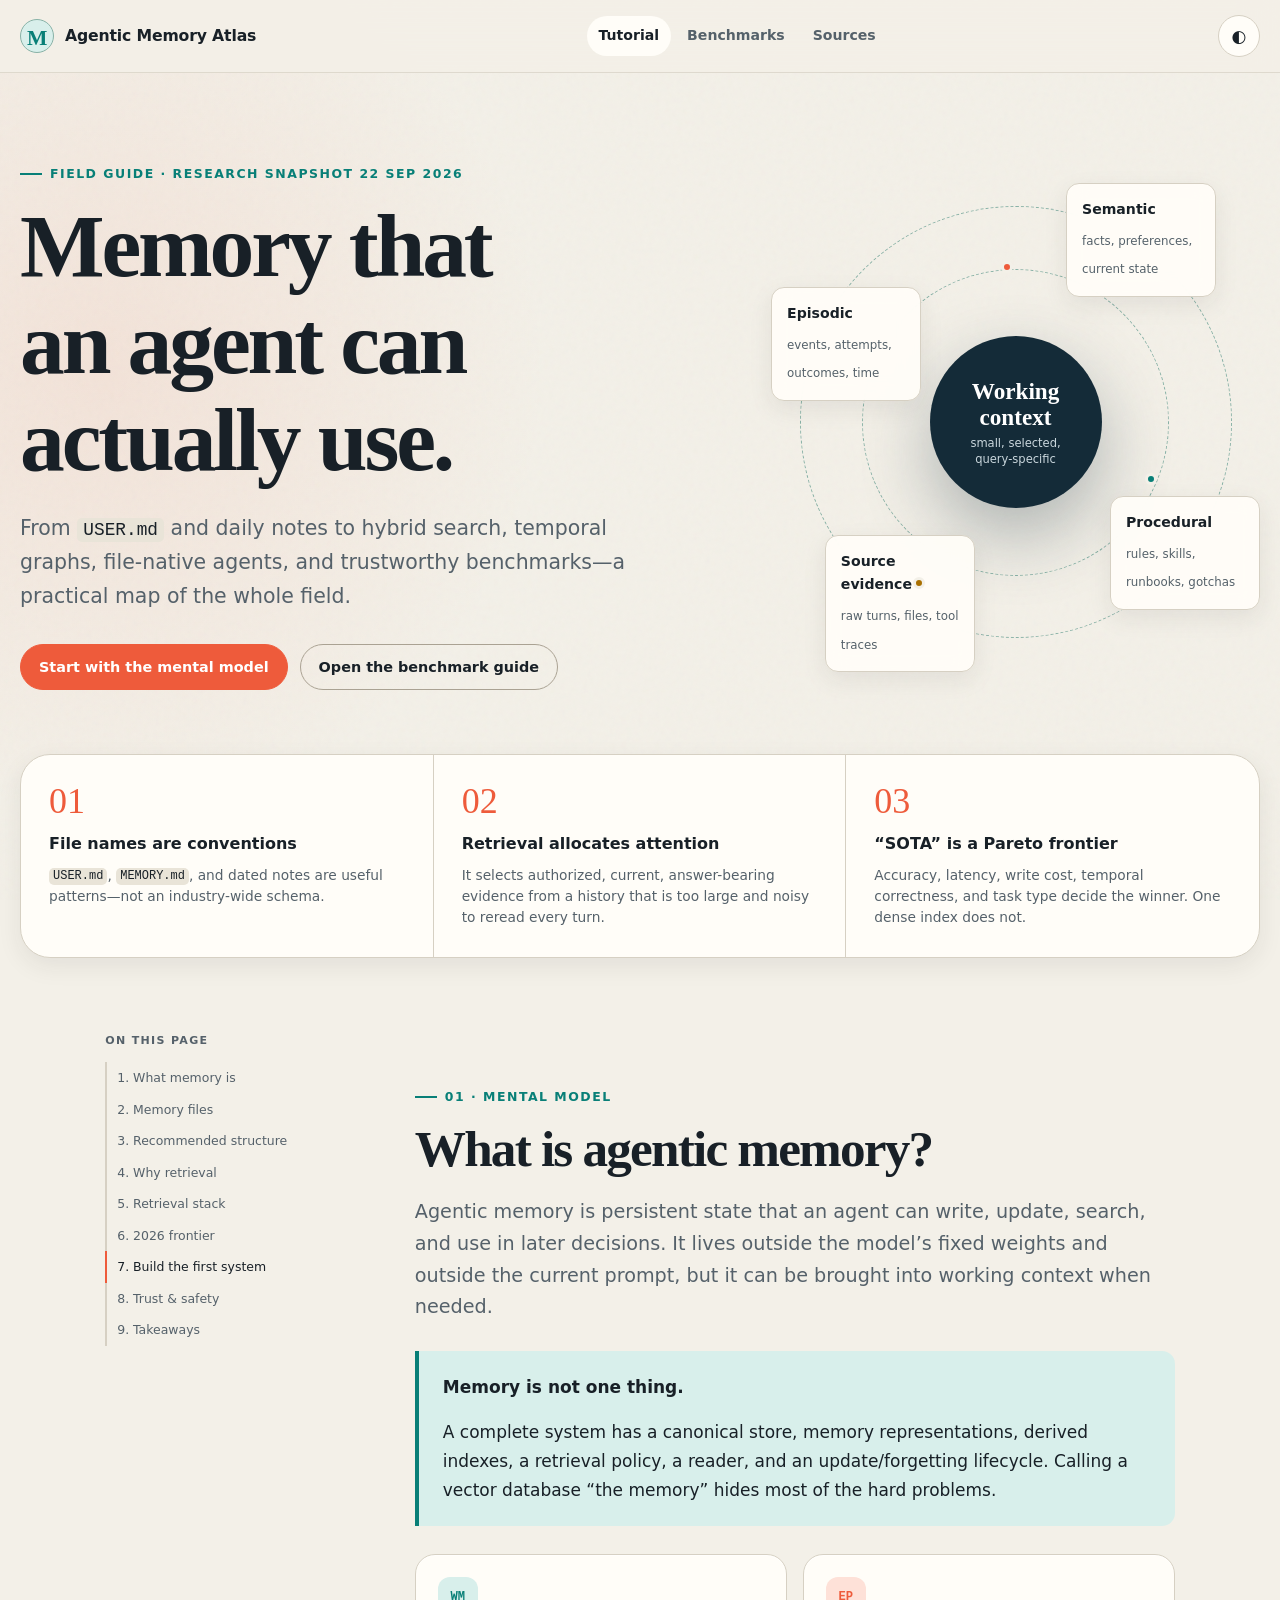
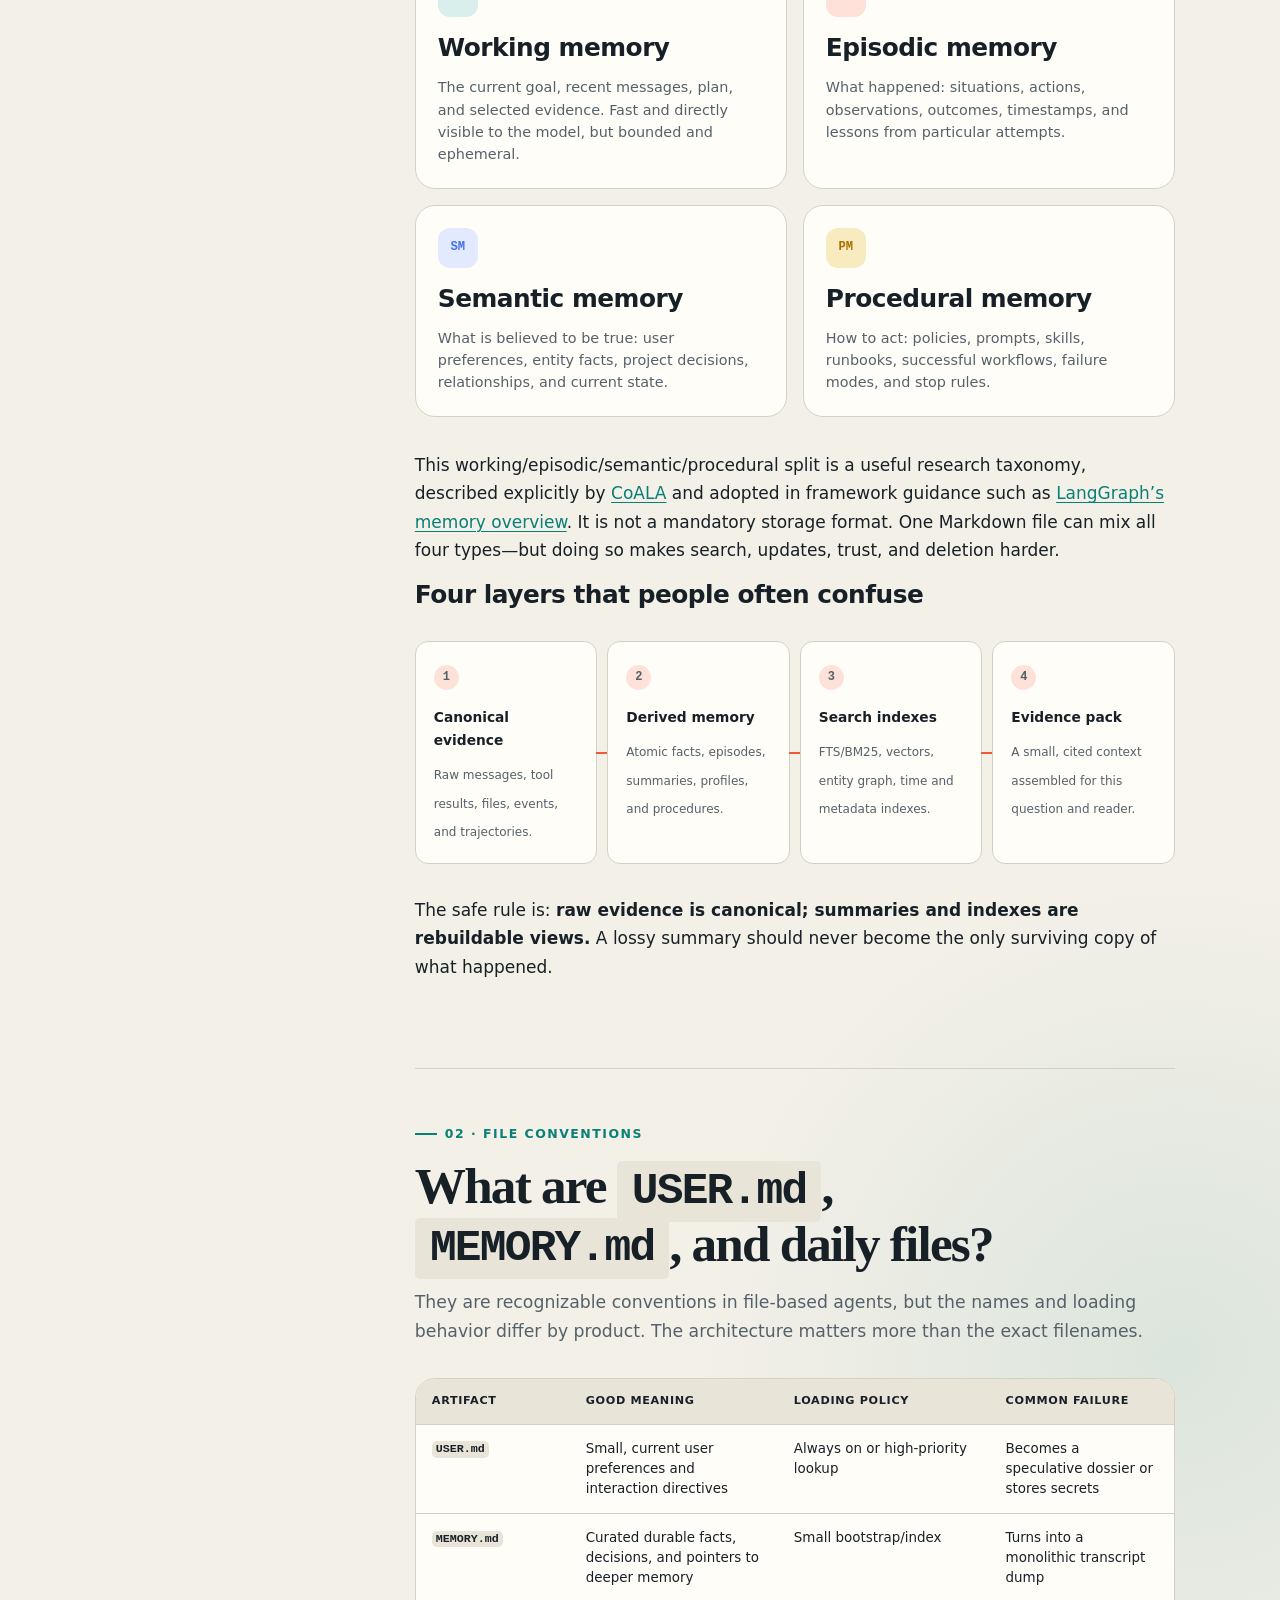
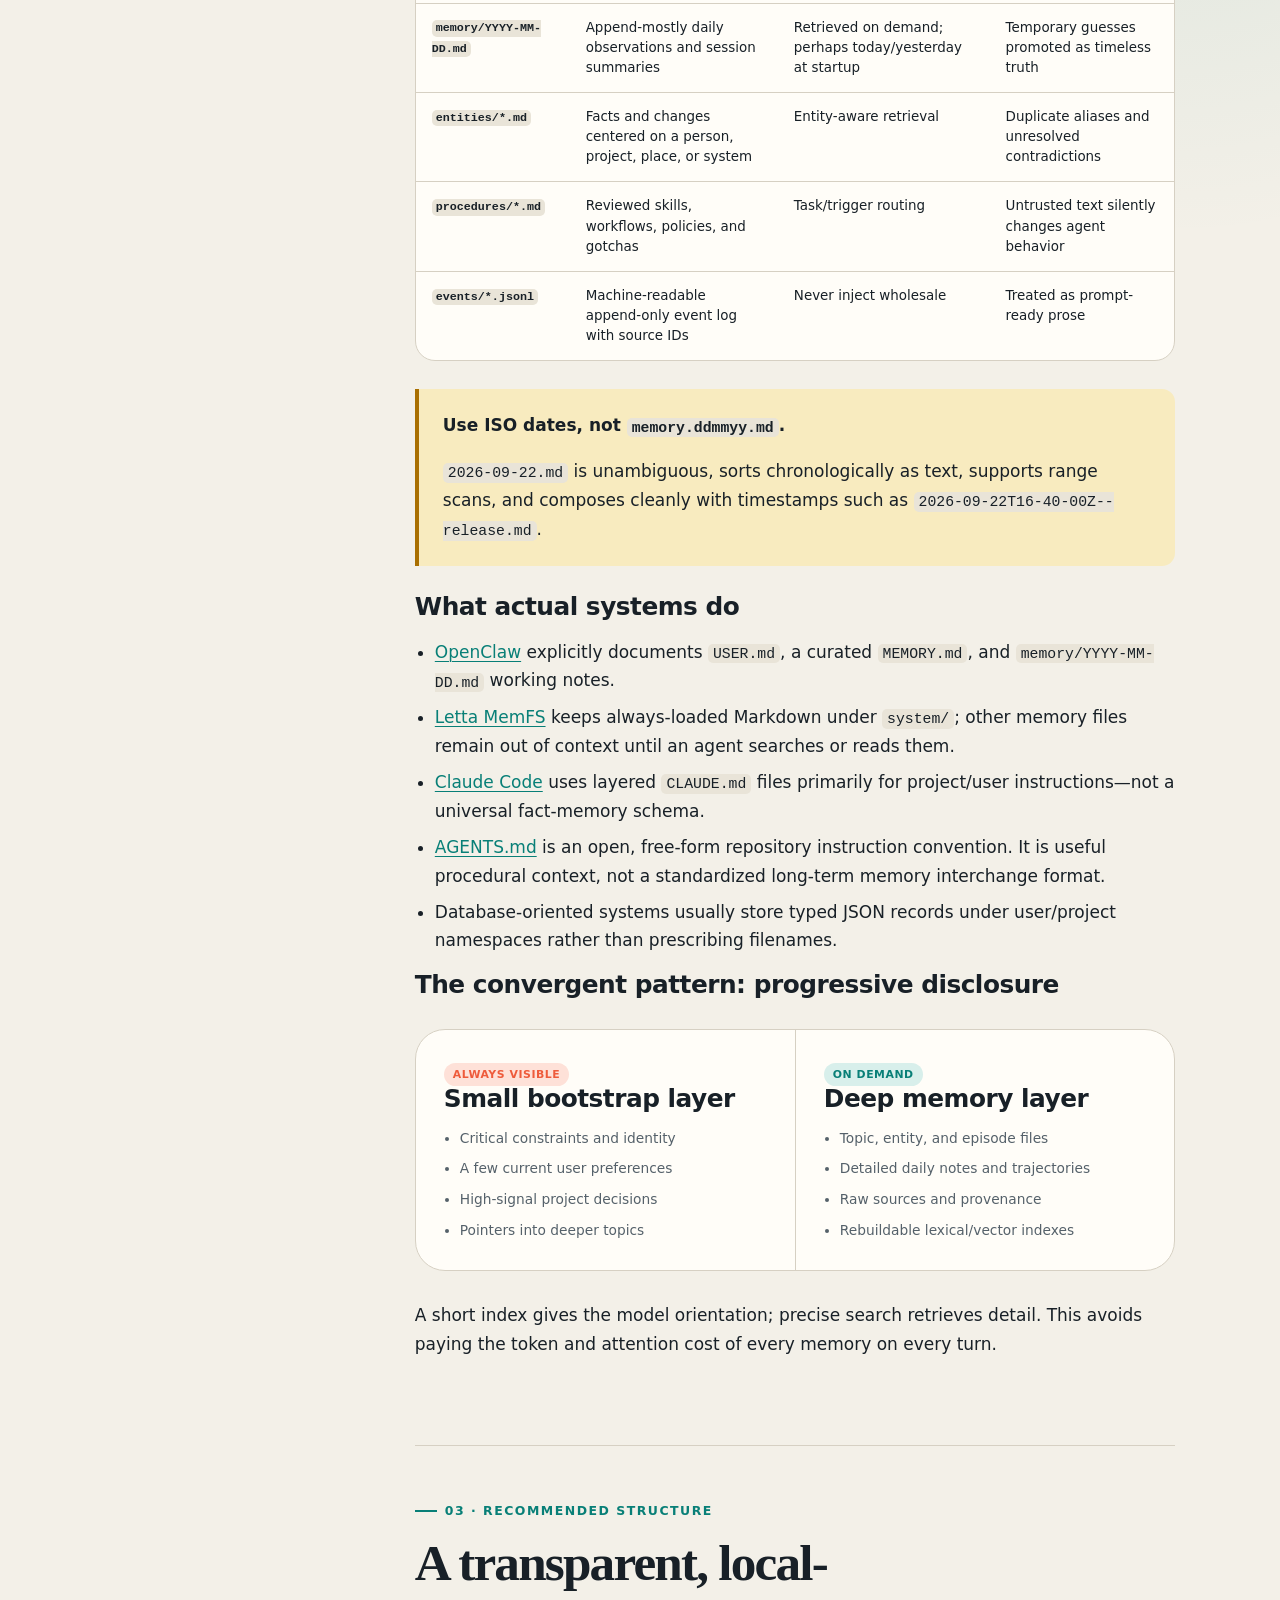
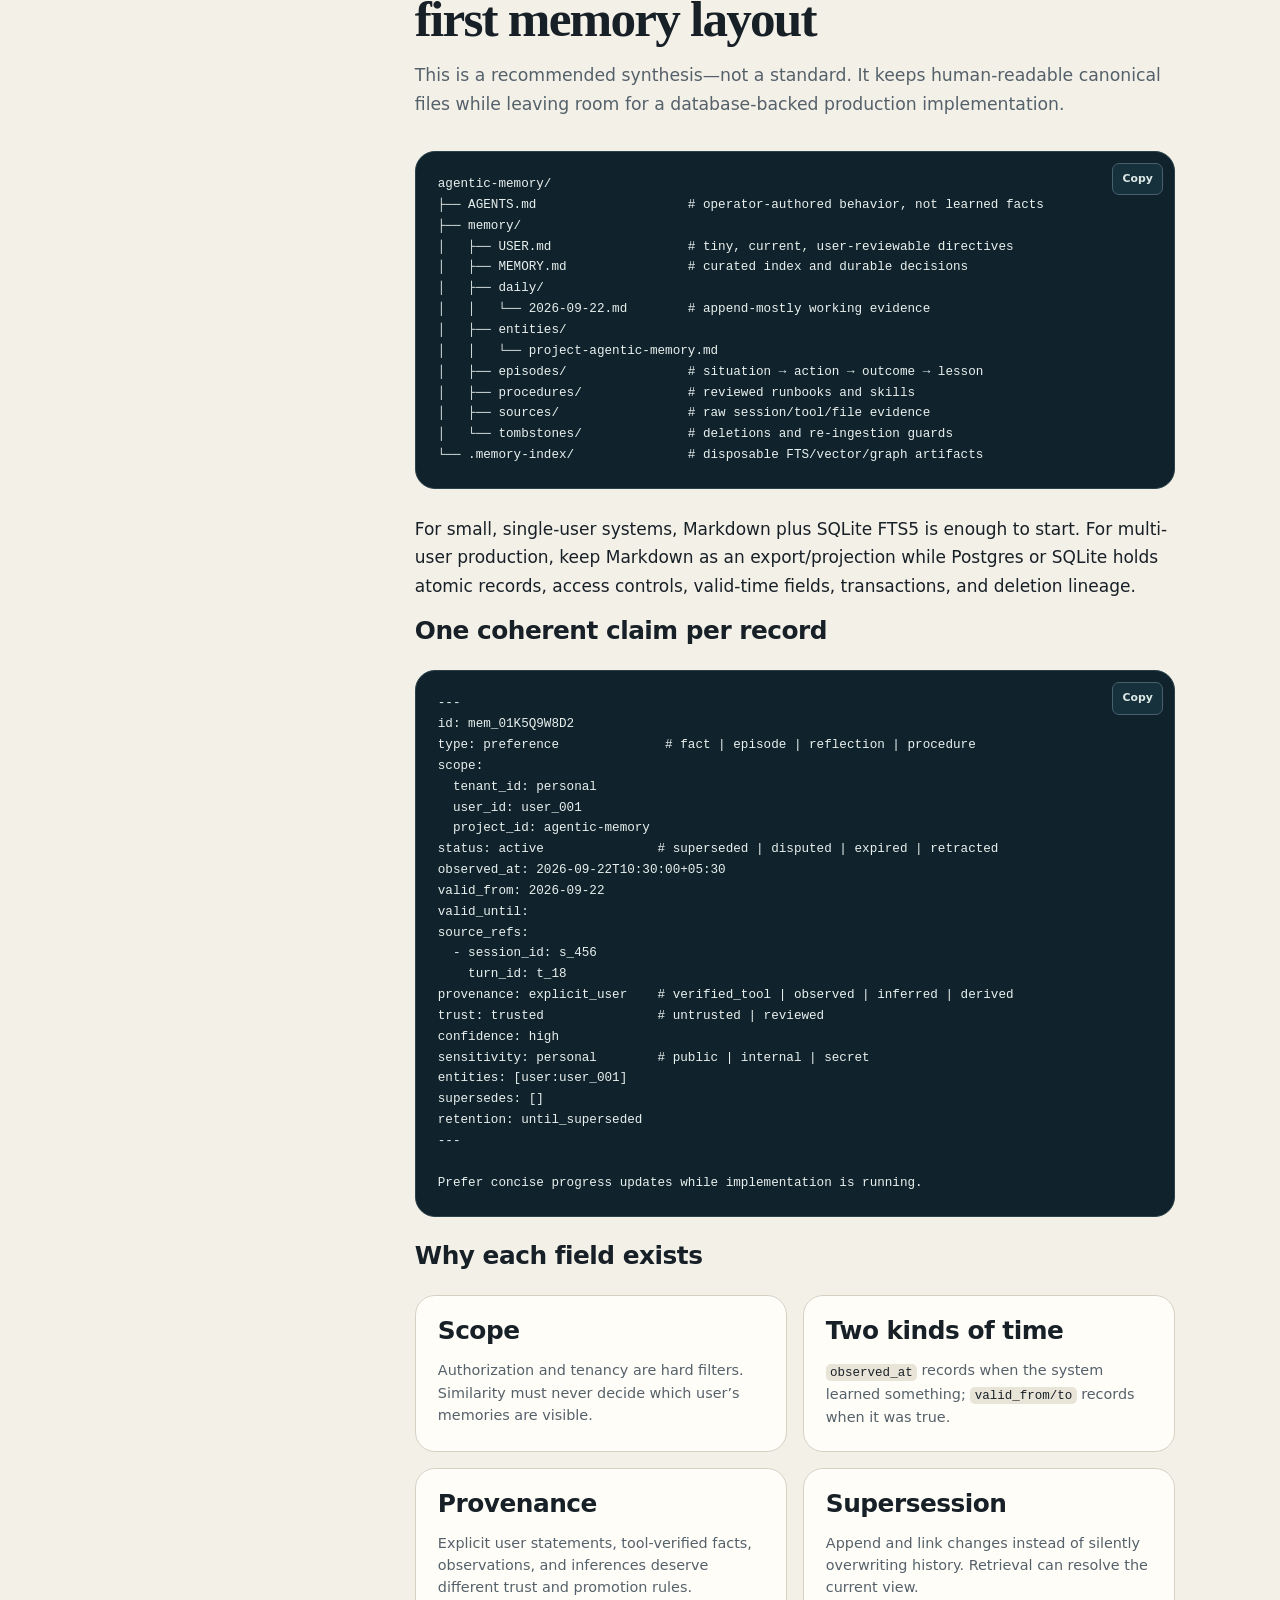
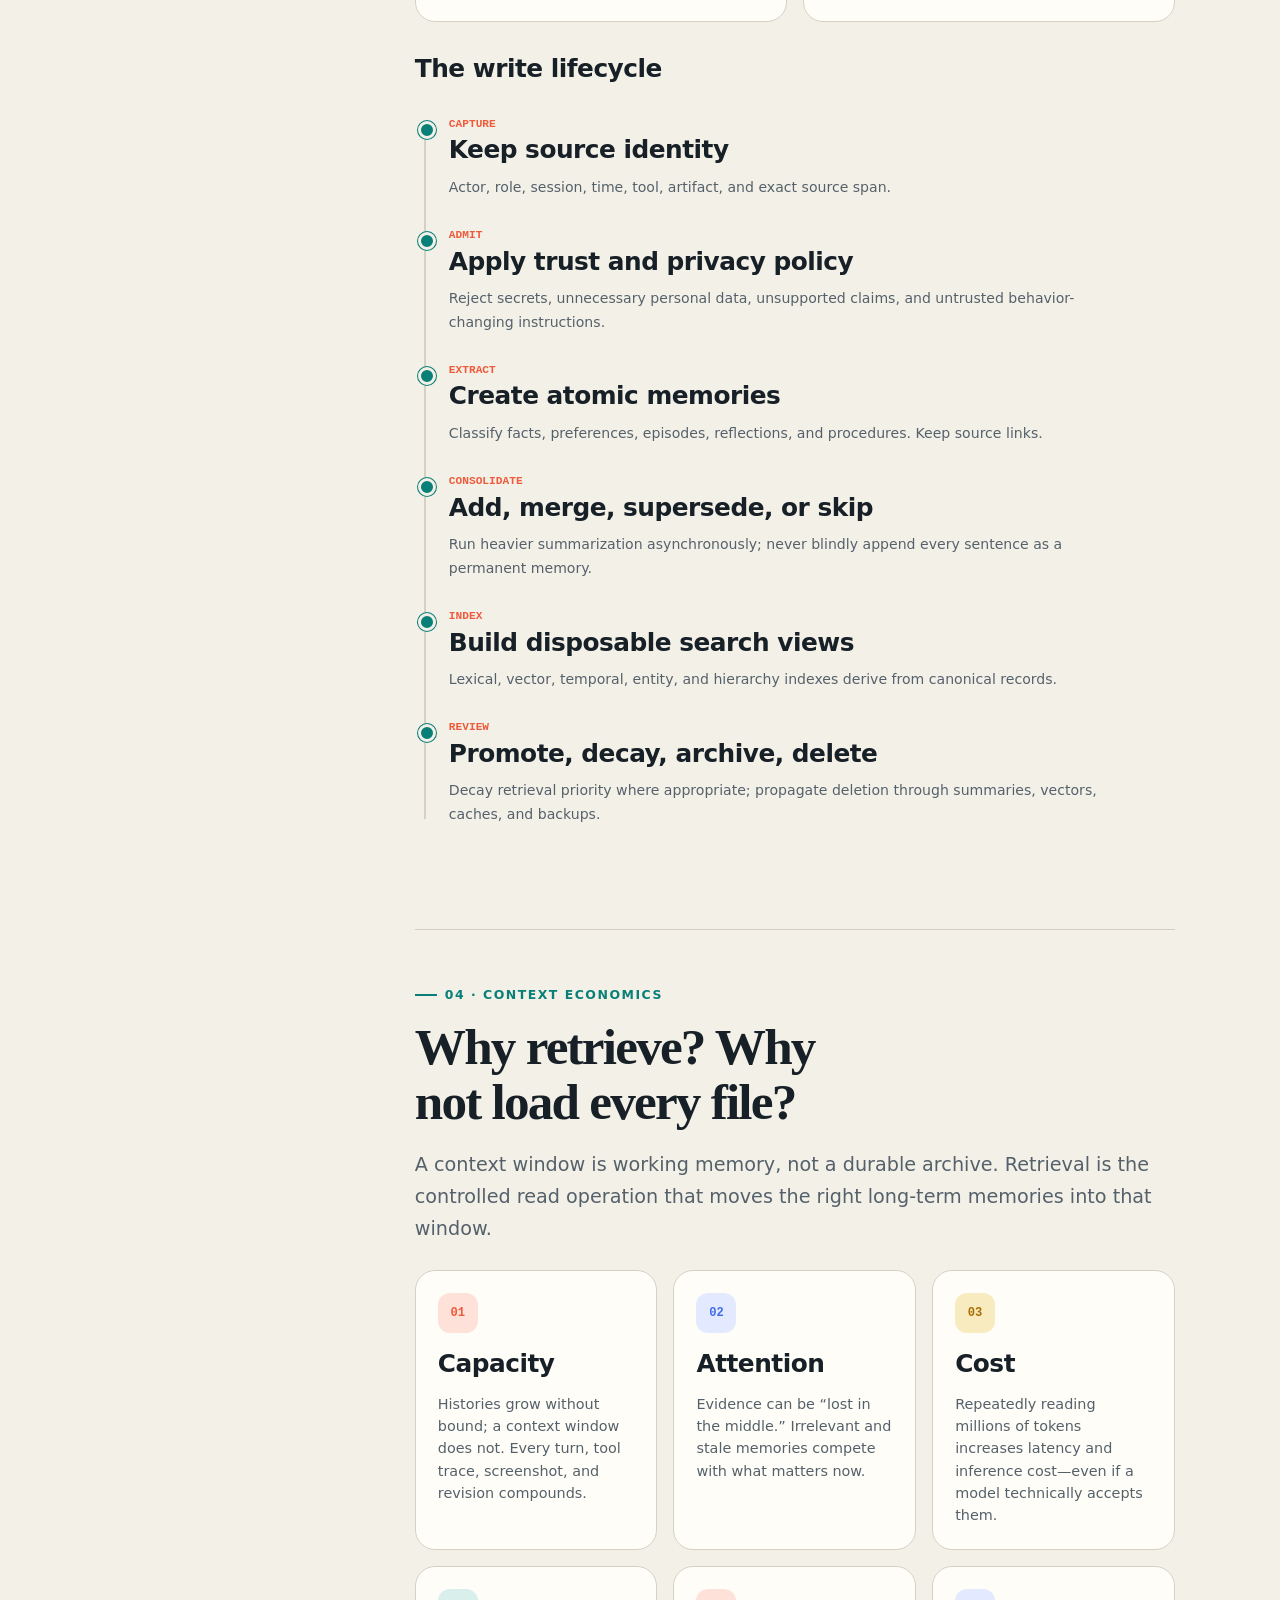
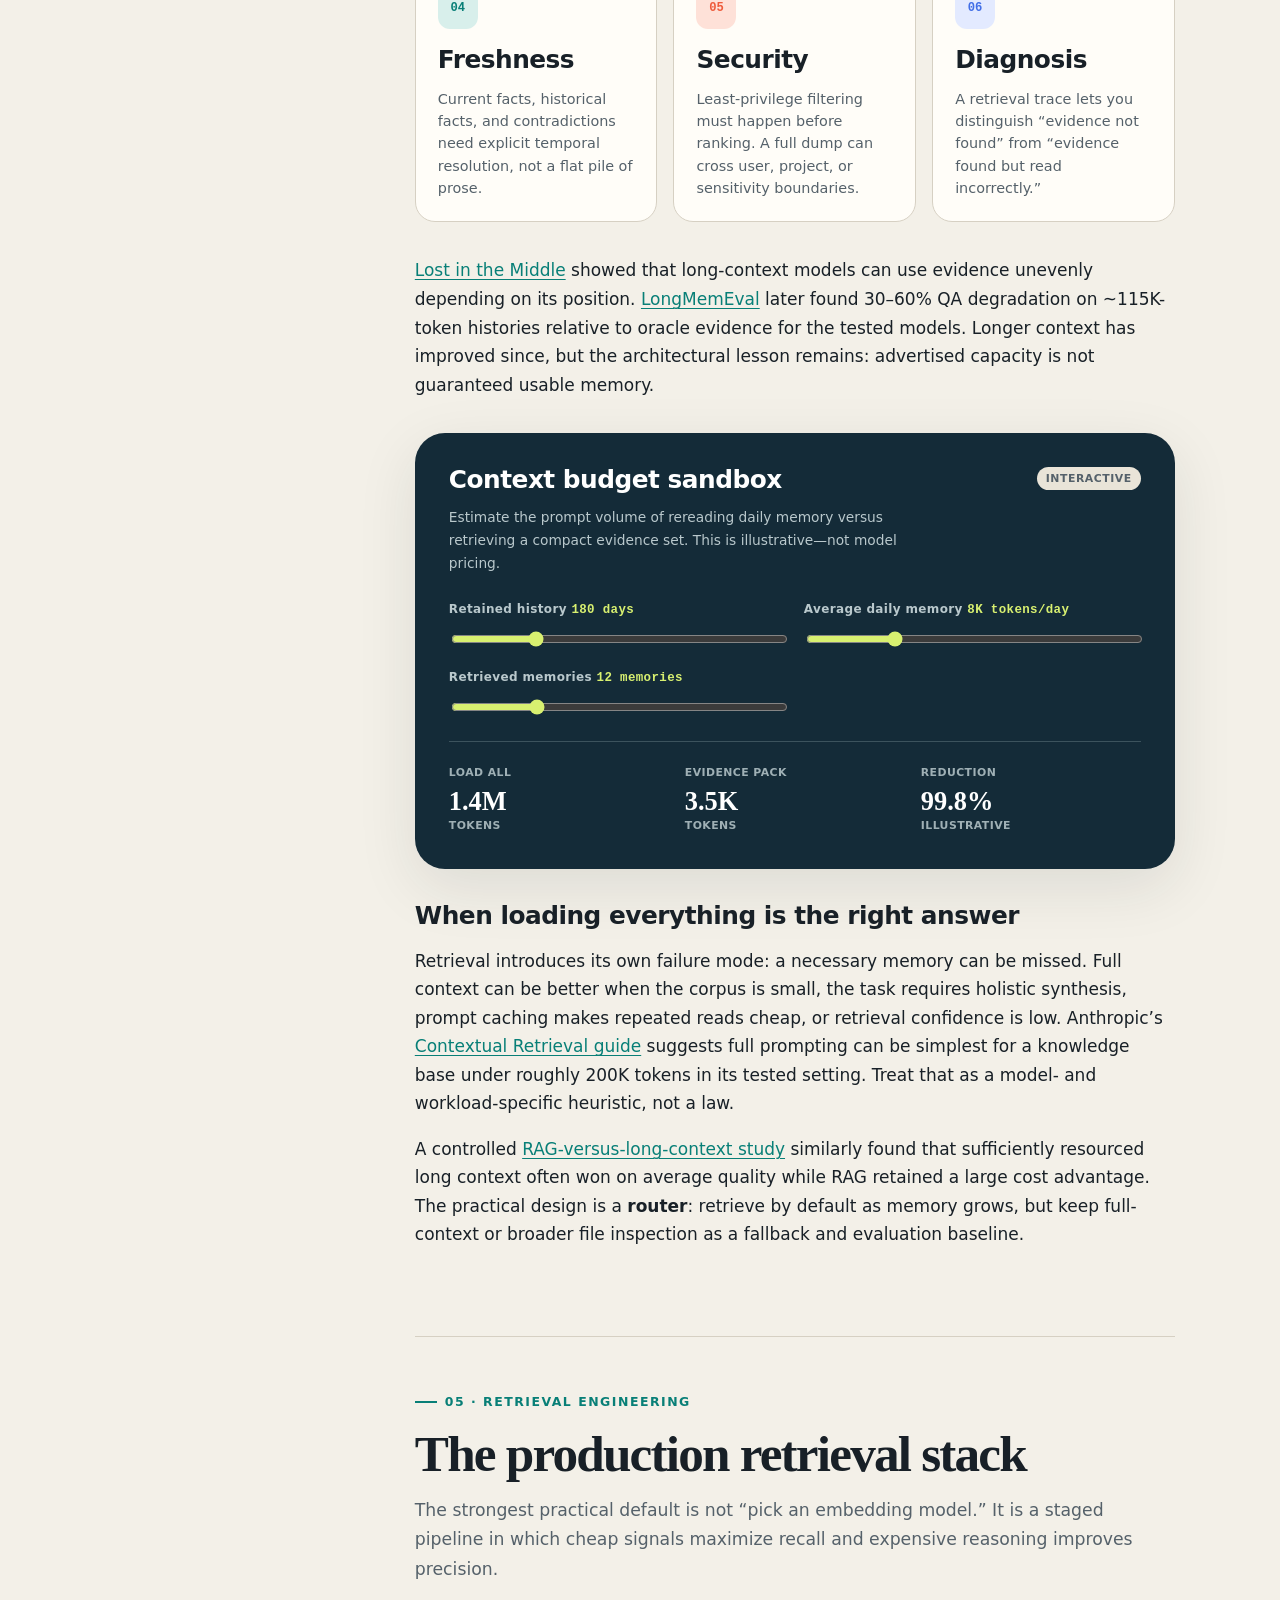
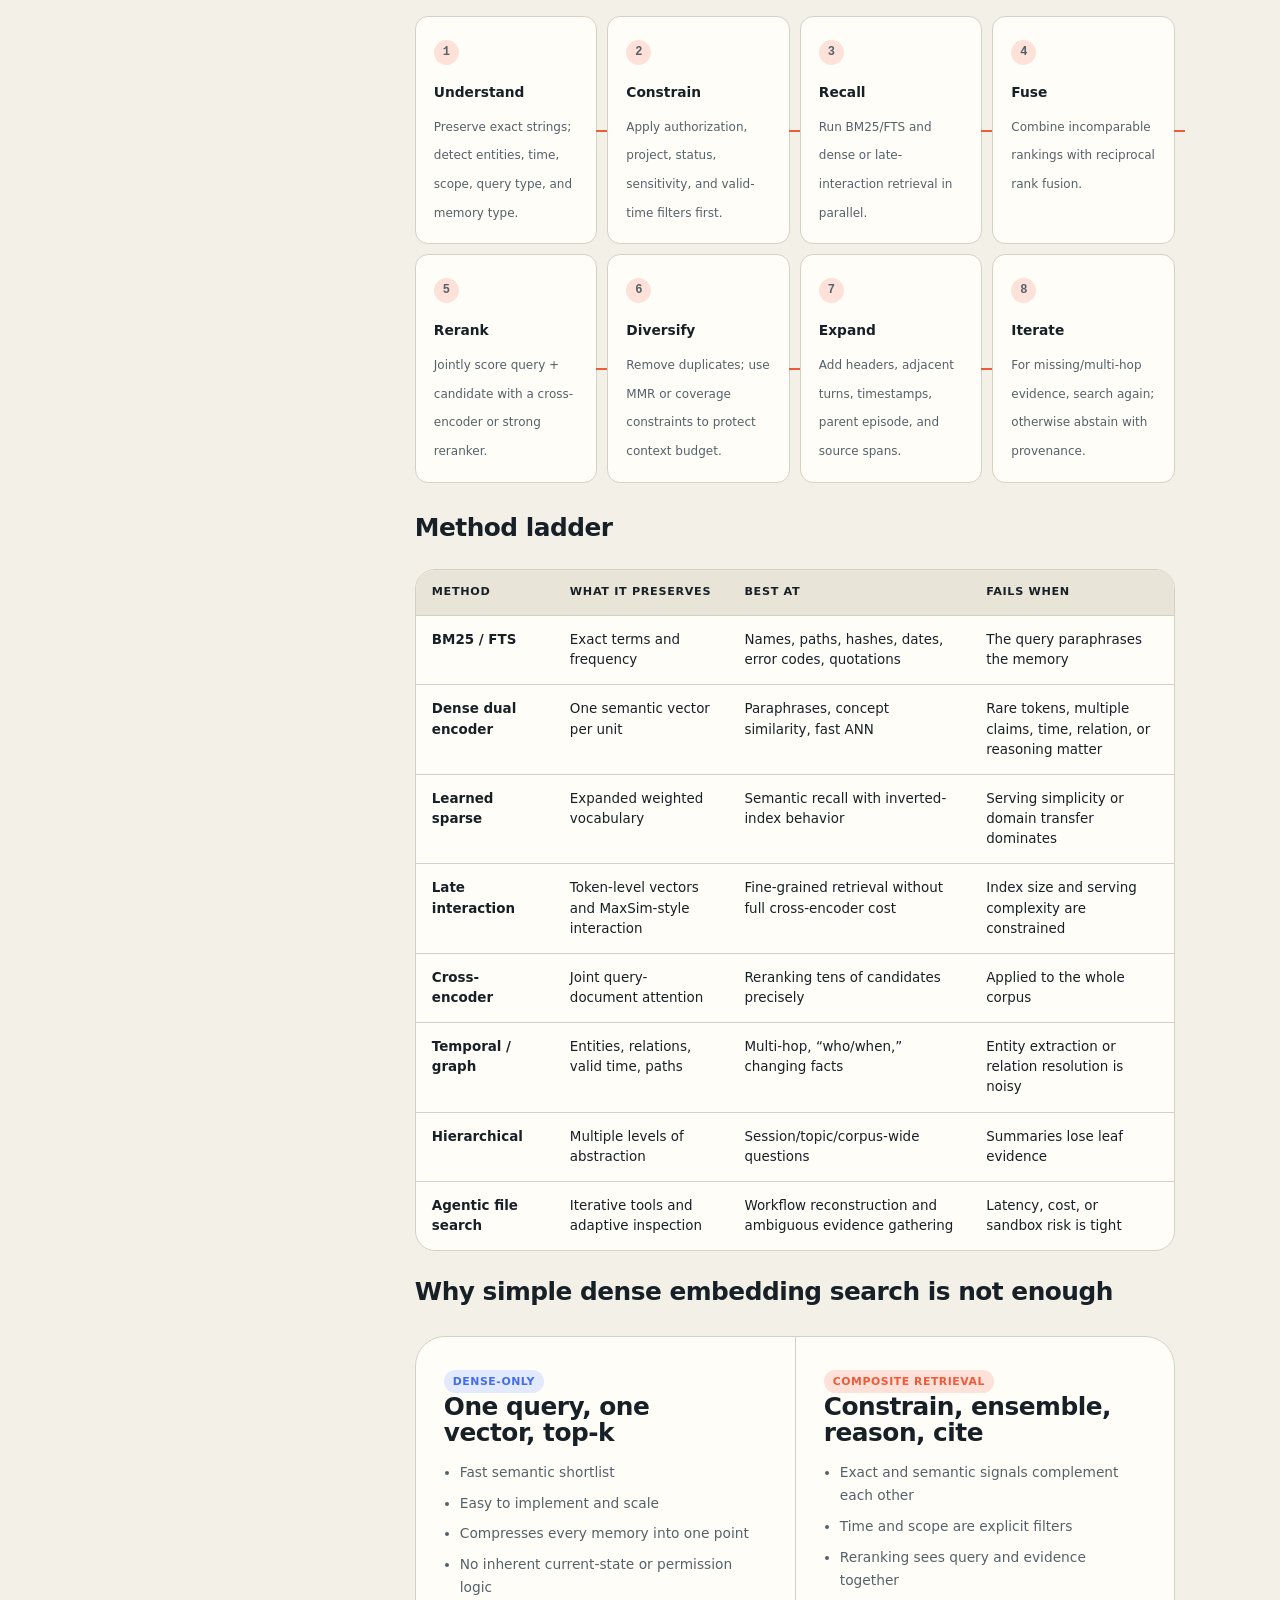
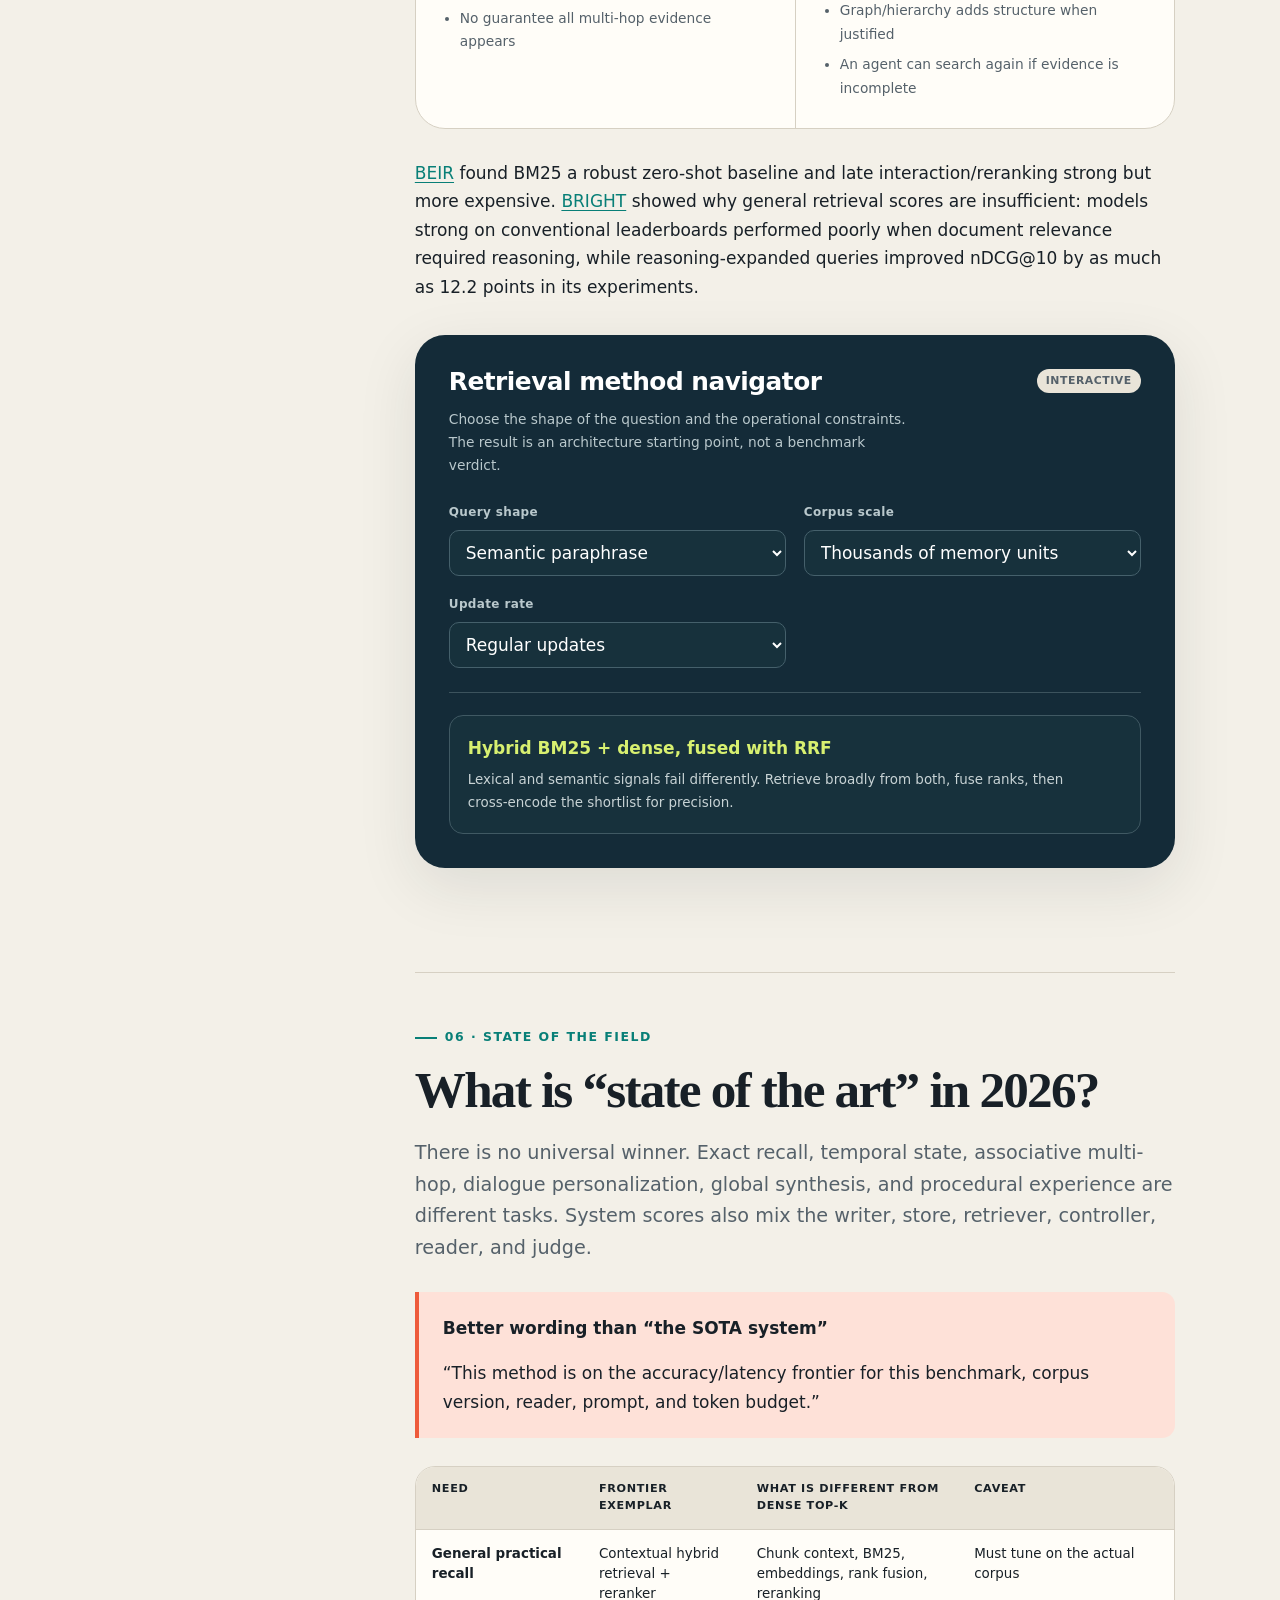
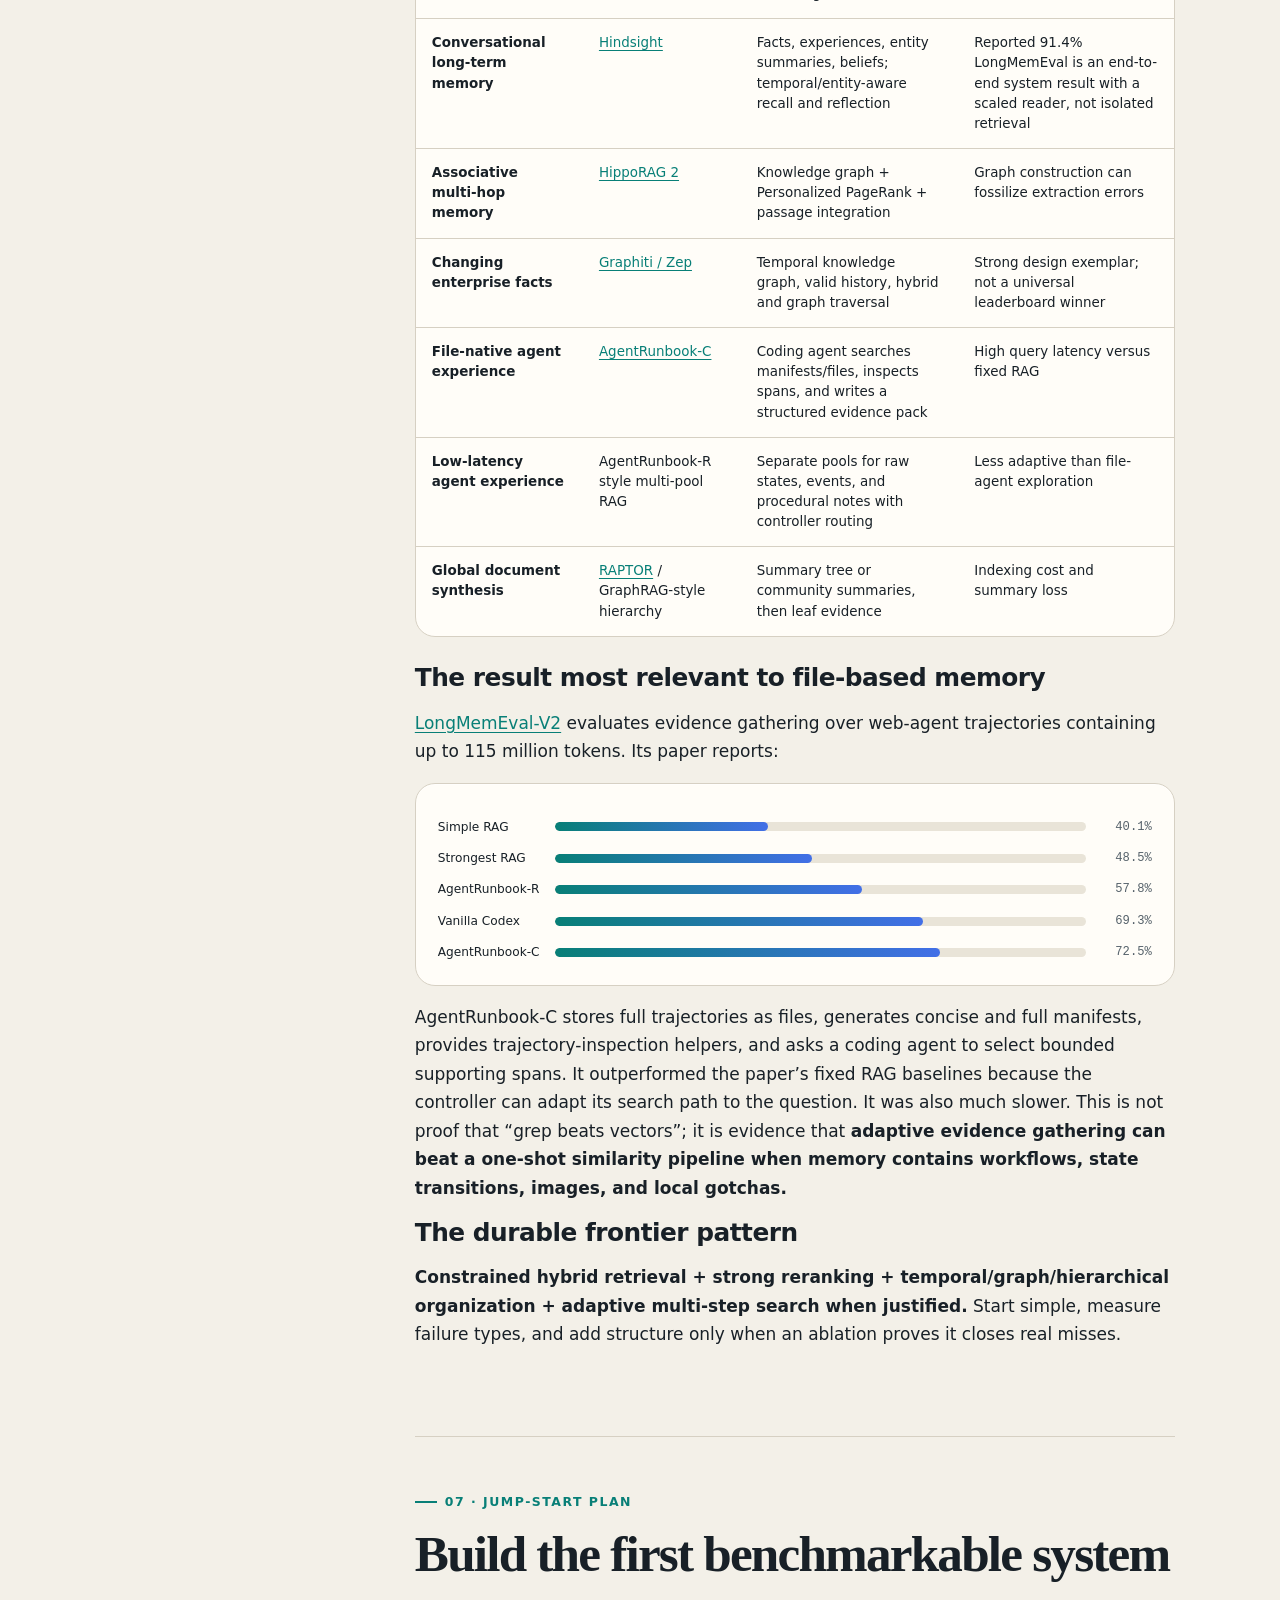
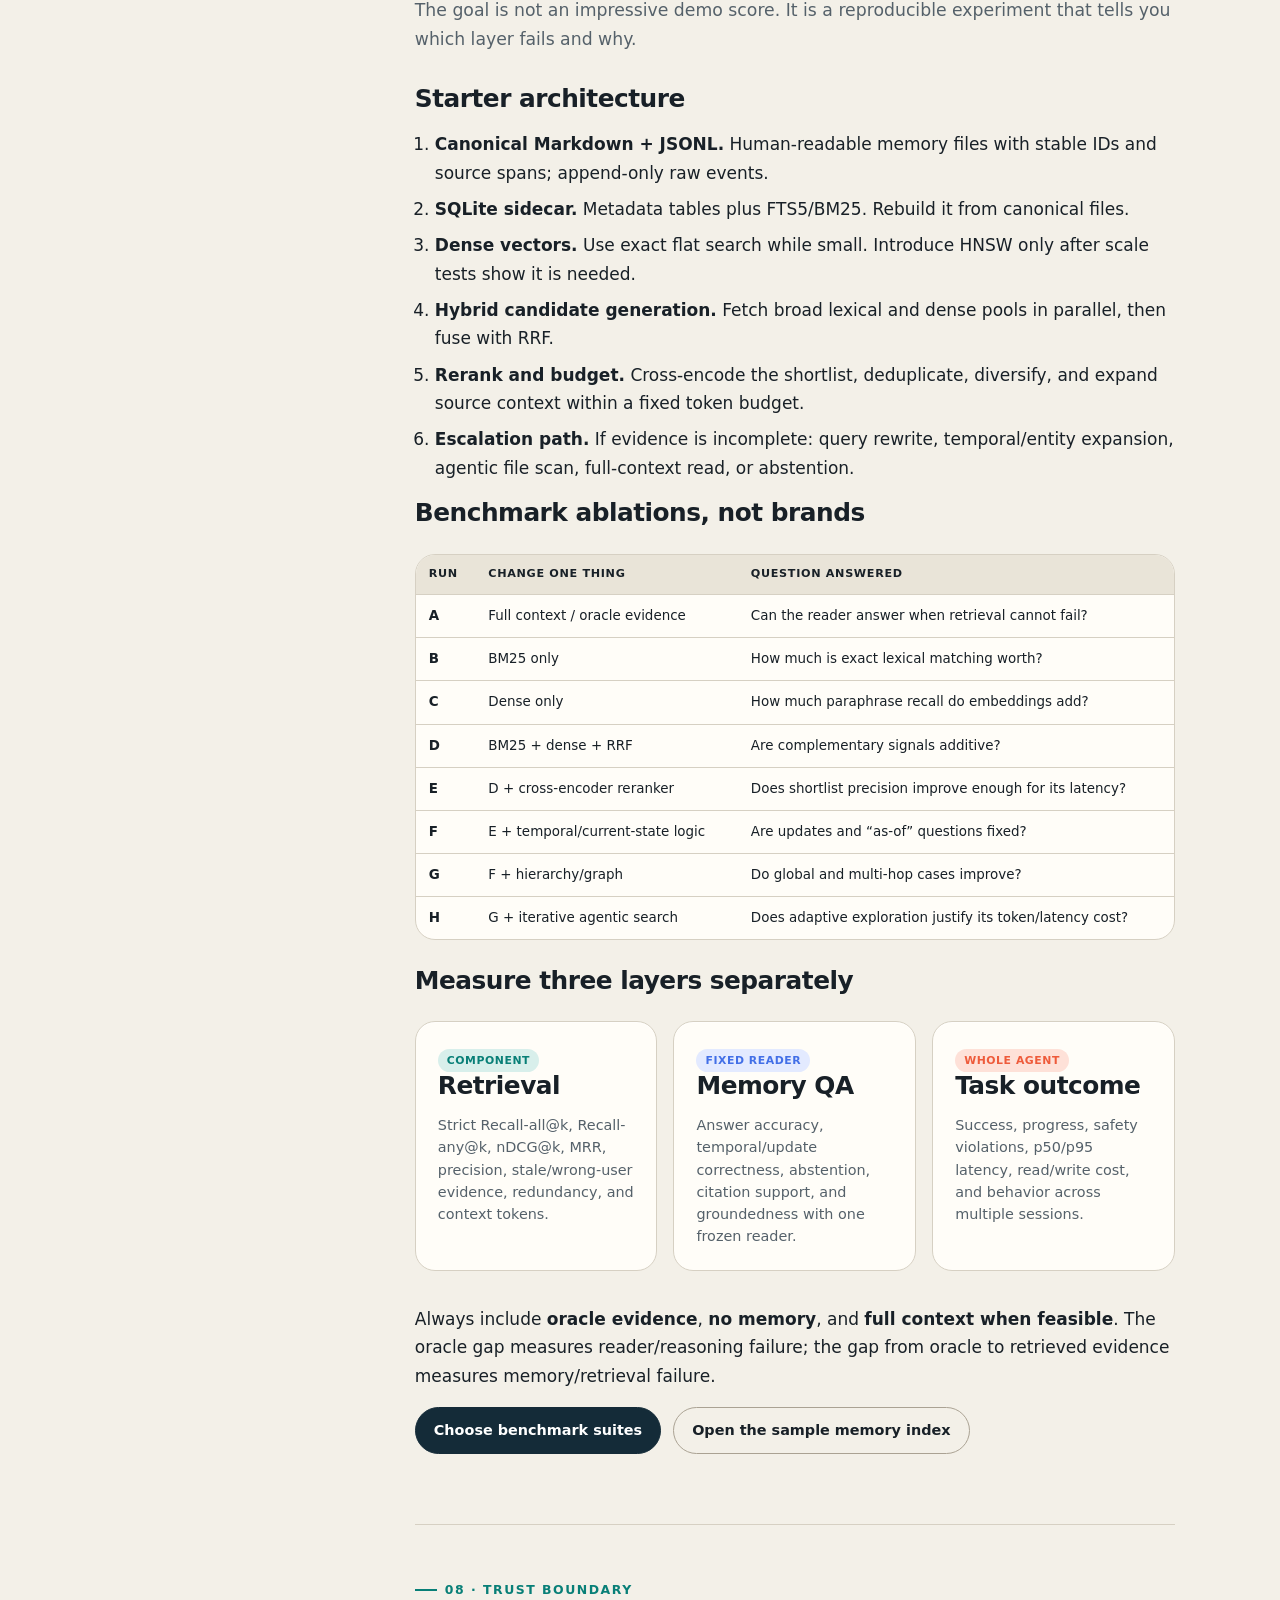
<file: docs/index.html>
<!doctype html>
<html lang="en">
<head>
  <meta charset="utf-8">
  <meta name="viewport" content="width=device-width, initial-scale=1">
  <meta name="description" content="A research-backed field guide to agentic memory files, retrieval architectures, benchmarks, and the 2026 state of the art.">
  <meta name="theme-color" content="#142b38">
  <title>Agentic Memory Atlas</title>
  <link rel="stylesheet" href="styles.css">
  <script src="app.js" defer></script>
</head>
<body>
  <a class="skip-link" href="#main">Skip to the tutorial</a>
  <div class="progress-line" data-progress aria-hidden="true"></div>

  <header class="site-header">
    <div class="nav-wrap">
      <a class="brand" href="index.html" aria-label="Agentic Memory Atlas home">
        <span class="brand-mark" aria-hidden="true">M</span>
        <span>Agentic Memory Atlas</span>
      </a>
      <nav class="site-nav" data-site-nav aria-label="Primary navigation">
        <a href="index.html" aria-current="page">Tutorial</a>
        <a href="benchmarks.html">Benchmarks</a>
        <a href="sources.html">Sources</a>
      </nav>
      <div class="nav-tools">
        <button class="icon-button" type="button" data-theme-toggle aria-label="Change color theme">◐</button>
        <button class="menu-button" type="button" data-menu-toggle aria-expanded="false" aria-label="Open navigation">☰</button>
      </div>
    </div>
  </header>

  <main id="main">
    <section class="hero">
      <div class="hero-grid">
        <div>
          <p class="eyebrow">Field guide · research snapshot 22 Sep 2026</p>
          <h1>Memory that an agent can actually use.</h1>
          <p class="hero-deck">From <code>USER.md</code> and daily notes to hybrid search, temporal graphs, file-native agents, and trustworthy benchmarks—a practical map of the whole field.</p>
          <div class="hero-actions">
            <a class="button primary" href="#definition">Start with the mental model</a>
            <a class="button" href="benchmarks.html">Open the benchmark guide</a>
          </div>
        </div>

        <div class="hero-visual" aria-label="Memory types orbit a query-time context core">
          <div class="orbit">
            <div class="memory-core">
              <div>
                <strong>Working context</strong>
                <span>small, selected, query-specific</span>
              </div>
            </div>
            <div class="orbit-card semantic"><b>Semantic</b><span>facts, preferences, current state</span></div>
            <div class="orbit-card episodic"><b>Episodic</b><span>events, attempts, outcomes, time</span></div>
            <div class="orbit-card procedural"><b>Procedural</b><span>rules, skills, runbooks, gotchas</span></div>
            <div class="orbit-card evidence"><b>Source evidence</b><span>raw turns, files, tool traces</span></div>
            <span class="pulse-dot one" aria-hidden="true"></span>
            <span class="pulse-dot two" aria-hidden="true"></span>
            <span class="pulse-dot three" aria-hidden="true"></span>
          </div>
        </div>
      </div>
    </section>

    <section class="snapshot" aria-label="Three core conclusions">
      <article class="snapshot-item">
        <span class="snapshot-number">01</span>
        <strong>File names are conventions</strong>
        <p><code>USER.md</code>, <code>MEMORY.md</code>, and dated notes are useful patterns—not an industry-wide schema.</p>
      </article>
      <article class="snapshot-item">
        <span class="snapshot-number">02</span>
        <strong>Retrieval allocates attention</strong>
        <p>It selects authorized, current, answer-bearing evidence from a history that is too large and noisy to reread every turn.</p>
      </article>
      <article class="snapshot-item">
        <span class="snapshot-number">03</span>
        <strong>“SOTA” is a Pareto frontier</strong>
        <p>Accuracy, latency, write cost, temporal correctness, and task type decide the winner. One dense index does not.</p>
      </article>
    </section>

    <div class="article-shell">
      <aside class="toc" aria-label="On this page">
        <p class="toc-label">On this page</p>
        <a href="#definition">1. What memory is</a>
        <a href="#files">2. Memory files</a>
        <a href="#architecture">3. Recommended structure</a>
        <a href="#why-retrieval">4. Why retrieval</a>
        <a href="#retrieval-stack">5. Retrieval stack</a>
        <a href="#frontier">6. 2026 frontier</a>
        <a href="#build">7. Build the first system</a>
        <a href="#safety">8. Trust & safety</a>
        <a href="#takeaways">9. Takeaways</a>
      </aside>

      <article class="article">
        <section class="article-section" id="definition">
          <p class="kicker">01 · Mental model</p>
          <h2>What is agentic memory?</h2>
          <p class="lede">Agentic memory is persistent state that an agent can write, update, search, and use in later decisions. It lives outside the model’s fixed weights and outside the current prompt, but it can be brought into working context when needed.</p>

          <div class="callout teal">
            <strong>Memory is not one thing.</strong>
            <p>A complete system has a canonical store, memory representations, derived indexes, a retrieval policy, a reader, and an update/forgetting lifecycle. Calling a vector database “the memory” hides most of the hard problems.</p>
          </div>

          <div class="card-grid">
            <article class="card">
              <span class="card-icon">WM</span>
              <h3>Working memory</h3>
              <p>The current goal, recent messages, plan, and selected evidence. Fast and directly visible to the model, but bounded and ephemeral.</p>
            </article>
            <article class="card">
              <span class="card-icon orange">EP</span>
              <h3>Episodic memory</h3>
              <p>What happened: situations, actions, observations, outcomes, timestamps, and lessons from particular attempts.</p>
            </article>
            <article class="card">
              <span class="card-icon blue">SM</span>
              <h3>Semantic memory</h3>
              <p>What is believed to be true: user preferences, entity facts, project decisions, relationships, and current state.</p>
            </article>
            <article class="card">
              <span class="card-icon gold">PM</span>
              <h3>Procedural memory</h3>
              <p>How to act: policies, prompts, skills, runbooks, successful workflows, failure modes, and stop rules.</p>
            </article>
          </div>

          <p>This working/episodic/semantic/procedural split is a useful research taxonomy, described explicitly by <a href="https://arxiv.org/abs/2309.02427">CoALA</a> and adopted in framework guidance such as <a href="https://docs.langchain.com/oss/python/concepts/memory">LangGraph’s memory overview</a>. It is not a mandatory storage format. One Markdown file can mix all four types—but doing so makes search, updates, trust, and deletion harder.</p>

          <h3>Four layers that people often confuse</h3>
          <div class="pipeline" aria-label="Memory layers from source to answer">
            <div class="pipeline-step"><span class="step-number">1</span><b>Canonical evidence</b><span>Raw messages, tool results, files, events, and trajectories.</span></div>
            <div class="pipeline-step"><span class="step-number">2</span><b>Derived memory</b><span>Atomic facts, episodes, summaries, profiles, and procedures.</span></div>
            <div class="pipeline-step"><span class="step-number">3</span><b>Search indexes</b><span>FTS/BM25, vectors, entity graph, time and metadata indexes.</span></div>
            <div class="pipeline-step"><span class="step-number">4</span><b>Evidence pack</b><span>A small, cited context assembled for this question and reader.</span></div>
          </div>
          <p>The safe rule is: <strong>raw evidence is canonical; summaries and indexes are rebuildable views.</strong> A lossy summary should never become the only surviving copy of what happened.</p>
        </section>

        <section class="article-section" id="files">
          <p class="kicker">02 · File conventions</p>
          <h2>What are <code>USER.md</code>, <code>MEMORY.md</code>, and daily files?</h2>
          <p class="section-intro">They are recognizable conventions in file-based agents, but the names and loading behavior differ by product. The architecture matters more than the exact filenames.</p>

          <div class="data-table-wrap">
            <table class="data-table">
              <thead>
                <tr><th>Artifact</th><th>Good meaning</th><th>Loading policy</th><th>Common failure</th></tr>
              </thead>
              <tbody>
                <tr><td><code>USER.md</code></td><td>Small, current user preferences and interaction directives</td><td>Always on or high-priority lookup</td><td>Becomes a speculative dossier or stores secrets</td></tr>
                <tr><td><code>MEMORY.md</code></td><td>Curated durable facts, decisions, and pointers to deeper memory</td><td>Small bootstrap/index</td><td>Turns into a monolithic transcript dump</td></tr>
                <tr><td><code>memory/YYYY-MM-DD.md</code></td><td>Append-mostly daily observations and session summaries</td><td>Retrieved on demand; perhaps today/yesterday at startup</td><td>Temporary guesses promoted as timeless truth</td></tr>
                <tr><td><code>entities/*.md</code></td><td>Facts and changes centered on a person, project, place, or system</td><td>Entity-aware retrieval</td><td>Duplicate aliases and unresolved contradictions</td></tr>
                <tr><td><code>procedures/*.md</code></td><td>Reviewed skills, workflows, policies, and gotchas</td><td>Task/trigger routing</td><td>Untrusted text silently changes agent behavior</td></tr>
                <tr><td><code>events/*.jsonl</code></td><td>Machine-readable append-only event log with source IDs</td><td>Never inject wholesale</td><td>Treated as prompt-ready prose</td></tr>
              </tbody>
            </table>
          </div>

          <div class="callout gold">
            <strong>Use ISO dates, not <code>memory.ddmmyy.md</code>.</strong>
            <p><code>2026-09-22.md</code> is unambiguous, sorts chronologically as text, supports range scans, and composes cleanly with timestamps such as <code>2026-09-22T16-40-00Z--release.md</code>.</p>
          </div>

          <h3>What actual systems do</h3>
          <ul>
            <li><a href="https://docs.openclaw.ai/concepts/memory">OpenClaw</a> explicitly documents <code>USER.md</code>, a curated <code>MEMORY.md</code>, and <code>memory/YYYY-MM-DD.md</code> working notes.</li>
            <li><a href="https://docs.letta.com/concepts/memfs">Letta MemFS</a> keeps always-loaded Markdown under <code>system/</code>; other memory files remain out of context until an agent searches or reads them.</li>
            <li><a href="https://docs.anthropic.com/en/docs/claude-code/memory">Claude Code</a> uses layered <code>CLAUDE.md</code> files primarily for project/user instructions—not a universal fact-memory schema.</li>
            <li><a href="https://agents.md/">AGENTS.md</a> is an open, free-form repository instruction convention. It is useful procedural context, not a standardized long-term memory interchange format.</li>
            <li>Database-oriented systems usually store typed JSON records under user/project namespaces rather than prescribing filenames.</li>
          </ul>

          <h3>The convergent pattern: progressive disclosure</h3>
          <div class="comparison">
            <div>
              <span class="badge orange">Always visible</span>
              <h3>Small bootstrap layer</h3>
              <ul>
                <li>Critical constraints and identity</li>
                <li>A few current user preferences</li>
                <li>High-signal project decisions</li>
                <li>Pointers into deeper topics</li>
              </ul>
            </div>
            <div>
              <span class="badge teal">On demand</span>
              <h3>Deep memory layer</h3>
              <ul>
                <li>Topic, entity, and episode files</li>
                <li>Detailed daily notes and trajectories</li>
                <li>Raw sources and provenance</li>
                <li>Rebuildable lexical/vector indexes</li>
              </ul>
            </div>
          </div>
          <p>A short index gives the model orientation; precise search retrieves detail. This avoids paying the token and attention cost of every memory on every turn.</p>
        </section>

        <section class="article-section" id="architecture">
          <p class="kicker">03 · Recommended structure</p>
          <h2>A transparent, local-first memory layout</h2>
          <p class="section-intro">This is a recommended synthesis—not a standard. It keeps human-readable canonical files while leaving room for a database-backed production implementation.</p>

<pre><code>agentic-memory/
├── AGENTS.md                    # operator-authored behavior, not learned facts
├── memory/
│   ├── USER.md                  # tiny, current, user-reviewable directives
│   ├── MEMORY.md                # curated index and durable decisions
│   ├── daily/
│   │   └── 2026-09-22.md        # append-mostly working evidence
│   ├── entities/
│   │   └── project-agentic-memory.md
│   ├── episodes/                # situation → action → outcome → lesson
│   ├── procedures/              # reviewed runbooks and skills
│   ├── sources/                 # raw session/tool/file evidence
│   └── tombstones/              # deletions and re-ingestion guards
└── .memory-index/               # disposable FTS/vector/graph artifacts</code></pre>

          <p>For small, single-user systems, Markdown plus SQLite FTS5 is enough to start. For multi-user production, keep Markdown as an export/projection while Postgres or SQLite holds atomic records, access controls, valid-time fields, transactions, and deletion lineage.</p>

          <h3>One coherent claim per record</h3>
<pre><code>---
id: mem_01K5Q9W8D2
type: preference              # fact | episode | reflection | procedure
scope:
  tenant_id: personal
  user_id: user_001
  project_id: agentic-memory
status: active               # superseded | disputed | expired | retracted
observed_at: 2026-09-22T10:30:00+05:30
valid_from: 2026-09-22
valid_until:
source_refs:
  - session_id: s_456
    turn_id: t_18
provenance: explicit_user    # verified_tool | observed | inferred | derived
trust: trusted               # untrusted | reviewed
confidence: high
sensitivity: personal        # public | internal | secret
entities: [user:user_001]
supersedes: []
retention: until_superseded
---

Prefer concise progress updates while implementation is running.</code></pre>

          <h3>Why each field exists</h3>
          <div class="card-grid">
            <article class="card"><h3>Scope</h3><p>Authorization and tenancy are hard filters. Similarity must never decide which user’s memories are visible.</p></article>
            <article class="card"><h3>Two kinds of time</h3><p><code>observed_at</code> records when the system learned something; <code>valid_from/to</code> records when it was true.</p></article>
            <article class="card"><h3>Provenance</h3><p>Explicit user statements, tool-verified facts, observations, and inferences deserve different trust and promotion rules.</p></article>
            <article class="card"><h3>Supersession</h3><p>Append and link changes instead of silently overwriting history. Retrieval can resolve the current view.</p></article>
          </div>

          <h3>The write lifecycle</h3>
          <div class="timeline">
            <div class="timeline-item"><time>CAPTURE</time><h3>Keep source identity</h3><p>Actor, role, session, time, tool, artifact, and exact source span.</p></div>
            <div class="timeline-item"><time>ADMIT</time><h3>Apply trust and privacy policy</h3><p>Reject secrets, unnecessary personal data, unsupported claims, and untrusted behavior-changing instructions.</p></div>
            <div class="timeline-item"><time>EXTRACT</time><h3>Create atomic memories</h3><p>Classify facts, preferences, episodes, reflections, and procedures. Keep source links.</p></div>
            <div class="timeline-item"><time>CONSOLIDATE</time><h3>Add, merge, supersede, or skip</h3><p>Run heavier summarization asynchronously; never blindly append every sentence as a permanent memory.</p></div>
            <div class="timeline-item"><time>INDEX</time><h3>Build disposable search views</h3><p>Lexical, vector, temporal, entity, and hierarchy indexes derive from canonical records.</p></div>
            <div class="timeline-item"><time>REVIEW</time><h3>Promote, decay, archive, delete</h3><p>Decay retrieval priority where appropriate; propagate deletion through summaries, vectors, caches, and backups.</p></div>
          </div>
        </section>

        <section class="article-section" id="why-retrieval">
          <p class="kicker">04 · Context economics</p>
          <h2>Why retrieve? Why not load every file?</h2>
          <p class="lede">A context window is working memory, not a durable archive. Retrieval is the controlled read operation that moves the right long-term memories into that window.</p>

          <div class="card-grid three">
            <article class="card"><span class="card-icon orange">01</span><h3>Capacity</h3><p>Histories grow without bound; a context window does not. Every turn, tool trace, screenshot, and revision compounds.</p></article>
            <article class="card"><span class="card-icon blue">02</span><h3>Attention</h3><p>Evidence can be “lost in the middle.” Irrelevant and stale memories compete with what matters now.</p></article>
            <article class="card"><span class="card-icon gold">03</span><h3>Cost</h3><p>Repeatedly reading millions of tokens increases latency and inference cost—even if a model technically accepts them.</p></article>
            <article class="card"><span class="card-icon">04</span><h3>Freshness</h3><p>Current facts, historical facts, and contradictions need explicit temporal resolution, not a flat pile of prose.</p></article>
            <article class="card"><span class="card-icon orange">05</span><h3>Security</h3><p>Least-privilege filtering must happen before ranking. A full dump can cross user, project, or sensitivity boundaries.</p></article>
            <article class="card"><span class="card-icon blue">06</span><h3>Diagnosis</h3><p>A retrieval trace lets you distinguish “evidence not found” from “evidence found but read incorrectly.”</p></article>
          </div>

          <p><a href="https://arxiv.org/abs/2307.03172">Lost in the Middle</a> showed that long-context models can use evidence unevenly depending on its position. <a href="https://arxiv.org/abs/2410.10813">LongMemEval</a> later found 30–60% QA degradation on ~115K-token histories relative to oracle evidence for the tested models. Longer context has improved since, but the architectural lesson remains: advertised capacity is not guaranteed usable memory.</p>

          <div class="lab" data-budget-lab>
            <div class="lab-head">
              <div><h3>Context budget sandbox</h3><p>Estimate the prompt volume of rereading daily memory versus retrieving a compact evidence set. This is illustrative—not model pricing.</p></div>
              <span class="badge">interactive</span>
            </div>
            <div class="lab-grid">
              <div class="field">
                <label for="days">Retained history <output id="days-out" data-days-out></output></label>
                <input id="days" data-days type="range" min="7" max="730" step="1" value="180">
              </div>
              <div class="field">
                <label for="per-day">Average daily memory <output id="per-day-out" data-per-day-out></output></label>
                <input id="per-day" data-per-day type="range" min="500" max="30000" step="500" value="8000">
              </div>
              <div class="field">
                <label for="top-k">Retrieved memories <output id="top-k-out" data-top-k-out></output></label>
                <input id="top-k" data-top-k type="range" min="3" max="40" step="1" value="12">
              </div>
            </div>
            <div class="lab-result" aria-live="polite">
              <div class="lab-stat"><span>Load all</span><strong data-full-context>—</strong><span>tokens</span></div>
              <div class="lab-stat"><span>Evidence pack</span><strong data-retrieved-context>—</strong><span>tokens</span></div>
              <div class="lab-stat"><span>Reduction</span><strong data-reduction>—</strong><span>illustrative</span></div>
            </div>
          </div>

          <h3>When loading everything is the right answer</h3>
          <p>Retrieval introduces its own failure mode: a necessary memory can be missed. Full context can be better when the corpus is small, the task requires holistic synthesis, prompt caching makes repeated reads cheap, or retrieval confidence is low. Anthropic’s <a href="https://www.anthropic.com/engineering/contextual-retrieval">Contextual Retrieval guide</a> suggests full prompting can be simplest for a knowledge base under roughly 200K tokens in its tested setting. Treat that as a model- and workload-specific heuristic, not a law.</p>
          <p>A controlled <a href="https://arxiv.org/abs/2407.16833">RAG-versus-long-context study</a> similarly found that sufficiently resourced long context often won on average quality while RAG retained a large cost advantage. The practical design is a <strong>router</strong>: retrieve by default as memory grows, but keep full-context or broader file inspection as a fallback and evaluation baseline.</p>
        </section>

        <section class="article-section" id="retrieval-stack">
          <p class="kicker">05 · Retrieval engineering</p>
          <h2>The production retrieval stack</h2>
          <p class="section-intro">The strongest practical default is not “pick an embedding model.” It is a staged pipeline in which cheap signals maximize recall and expensive reasoning improves precision.</p>

          <div class="pipeline" aria-label="Query-time retrieval pipeline">
            <div class="pipeline-step"><span class="step-number">1</span><b>Understand</b><span>Preserve exact strings; detect entities, time, scope, query type, and memory type.</span></div>
            <div class="pipeline-step"><span class="step-number">2</span><b>Constrain</b><span>Apply authorization, project, status, sensitivity, and valid-time filters first.</span></div>
            <div class="pipeline-step"><span class="step-number">3</span><b>Recall</b><span>Run BM25/FTS and dense or late-interaction retrieval in parallel.</span></div>
            <div class="pipeline-step"><span class="step-number">4</span><b>Fuse</b><span>Combine incomparable rankings with reciprocal rank fusion.</span></div>
            <div class="pipeline-step"><span class="step-number">5</span><b>Rerank</b><span>Jointly score query + candidate with a cross-encoder or strong reranker.</span></div>
            <div class="pipeline-step"><span class="step-number">6</span><b>Diversify</b><span>Remove duplicates; use MMR or coverage constraints to protect context budget.</span></div>
            <div class="pipeline-step"><span class="step-number">7</span><b>Expand</b><span>Add headers, adjacent turns, timestamps, parent episode, and source spans.</span></div>
            <div class="pipeline-step"><span class="step-number">8</span><b>Iterate</b><span>For missing/multi-hop evidence, search again; otherwise abstain with provenance.</span></div>
          </div>

          <h3>Method ladder</h3>
          <div class="data-table-wrap">
            <table class="data-table">
              <thead><tr><th>Method</th><th>What it preserves</th><th>Best at</th><th>Fails when</th></tr></thead>
              <tbody>
                <tr><td>BM25 / FTS</td><td>Exact terms and frequency</td><td>Names, paths, hashes, dates, error codes, quotations</td><td>The query paraphrases the memory</td></tr>
                <tr><td>Dense dual encoder</td><td>One semantic vector per unit</td><td>Paraphrases, concept similarity, fast ANN</td><td>Rare tokens, multiple claims, time, relation, or reasoning matter</td></tr>
                <tr><td>Learned sparse</td><td>Expanded weighted vocabulary</td><td>Semantic recall with inverted-index behavior</td><td>Serving simplicity or domain transfer dominates</td></tr>
                <tr><td>Late interaction</td><td>Token-level vectors and MaxSim-style interaction</td><td>Fine-grained retrieval without full cross-encoder cost</td><td>Index size and serving complexity are constrained</td></tr>
                <tr><td>Cross-encoder</td><td>Joint query-document attention</td><td>Reranking tens of candidates precisely</td><td>Applied to the whole corpus</td></tr>
                <tr><td>Temporal / graph</td><td>Entities, relations, valid time, paths</td><td>Multi-hop, “who/when,” changing facts</td><td>Entity extraction or relation resolution is noisy</td></tr>
                <tr><td>Hierarchical</td><td>Multiple levels of abstraction</td><td>Session/topic/corpus-wide questions</td><td>Summaries lose leaf evidence</td></tr>
                <tr><td>Agentic file search</td><td>Iterative tools and adaptive inspection</td><td>Workflow reconstruction and ambiguous evidence gathering</td><td>Latency, cost, or sandbox risk is tight</td></tr>
              </tbody>
            </table>
          </div>

          <h3>Why simple dense embedding search is not enough</h3>
          <div class="comparison">
            <div>
              <span class="badge blue">Dense-only</span>
              <h3>One query, one vector, top-k</h3>
              <ul>
                <li>Fast semantic shortlist</li>
                <li>Easy to implement and scale</li>
                <li>Compresses every memory into one point</li>
                <li>No inherent current-state or permission logic</li>
                <li>No guarantee all multi-hop evidence appears</li>
              </ul>
            </div>
            <div>
              <span class="badge orange">Composite retrieval</span>
              <h3>Constrain, ensemble, reason, cite</h3>
              <ul>
                <li>Exact and semantic signals complement each other</li>
                <li>Time and scope are explicit filters</li>
                <li>Reranking sees query and evidence together</li>
                <li>Graph/hierarchy adds structure when justified</li>
                <li>An agent can search again if evidence is incomplete</li>
              </ul>
            </div>
          </div>

          <p><a href="https://arxiv.org/abs/2104.08663">BEIR</a> found BM25 a robust zero-shot baseline and late interaction/reranking strong but more expensive. <a href="https://arxiv.org/abs/2407.12883">BRIGHT</a> showed why general retrieval scores are insufficient: models strong on conventional leaderboards performed poorly when document relevance required reasoning, while reasoning-expanded queries improved nDCG@10 by as much as 12.2 points in its experiments.</p>

          <div class="lab" data-method-lab>
            <div class="lab-head">
              <div><h3>Retrieval method navigator</h3><p>Choose the shape of the question and the operational constraints. The result is an architecture starting point, not a benchmark verdict.</p></div>
              <span class="badge">interactive</span>
            </div>
            <div class="lab-grid">
              <div class="field">
                <label for="query-shape">Query shape</label>
                <select id="query-shape" data-query-shape>
                  <option value="exact">Exact identifier or quote</option>
                  <option value="semantic" selected>Semantic paraphrase</option>
                  <option value="temporal">Current / as-of / changed fact</option>
                  <option value="multihop">Multi-hop relationship</option>
                  <option value="global">Global synthesis or summary</option>
                  <option value="workflow">Procedure or prior workflow</option>
                </select>
              </div>
              <div class="field">
                <label for="corpus-scale">Corpus scale</label>
                <select id="corpus-scale" data-corpus-scale>
                  <option value="small">Small enough for full context</option>
                  <option value="medium" selected>Thousands of memory units</option>
                  <option value="large">Millions of memory units</option>
                </select>
              </div>
              <div class="field">
                <label for="update-rate">Update rate</label>
                <select id="update-rate" data-update-rate>
                  <option value="low">Mostly static</option>
                  <option value="medium" selected>Regular updates</option>
                  <option value="high">Continuous corrections/events</option>
                </select>
              </div>
            </div>
            <div class="lab-result" aria-live="polite">
              <div class="recommendation"><strong data-method-title>—</strong><p data-method-explanation>—</p></div>
            </div>
          </div>
        </section>

        <section class="article-section" id="frontier">
          <p class="kicker">06 · State of the field</p>
          <h2>What is “state of the art” in 2026?</h2>
          <p class="lede">There is no universal winner. Exact recall, temporal state, associative multi-hop, dialogue personalization, global synthesis, and procedural experience are different tasks. System scores also mix the writer, store, retriever, controller, reader, and judge.</p>

          <div class="callout">
            <strong>Better wording than “the SOTA system”</strong>
            <p>“This method is on the accuracy/latency frontier for this benchmark, corpus version, reader, prompt, and token budget.”</p>
          </div>

          <div class="data-table-wrap">
            <table class="data-table">
              <thead><tr><th>Need</th><th>Frontier exemplar</th><th>What is different from dense top-k</th><th>Caveat</th></tr></thead>
              <tbody>
                <tr><td>General practical recall</td><td>Contextual hybrid retrieval + reranker</td><td>Chunk context, BM25, embeddings, rank fusion, reranking</td><td>Must tune on the actual corpus</td></tr>
                <tr><td>Conversational long-term memory</td><td><a href="https://arxiv.org/abs/2512.12818">Hindsight</a></td><td>Facts, experiences, entity summaries, beliefs; temporal/entity-aware recall and reflection</td><td>Reported 91.4% LongMemEval is an end-to-end system result with a scaled reader, not isolated retrieval</td></tr>
                <tr><td>Associative multi-hop memory</td><td><a href="https://arxiv.org/abs/2502.14802">HippoRAG 2</a></td><td>Knowledge graph + Personalized PageRank + passage integration</td><td>Graph construction can fossilize extraction errors</td></tr>
                <tr><td>Changing enterprise facts</td><td><a href="https://arxiv.org/abs/2501.13956">Graphiti / Zep</a></td><td>Temporal knowledge graph, valid history, hybrid and graph traversal</td><td>Strong design exemplar; not a universal leaderboard winner</td></tr>
                <tr><td>File-native agent experience</td><td><a href="https://arxiv.org/abs/2605.12493">AgentRunbook-C</a></td><td>Coding agent searches manifests/files, inspects spans, and writes a structured evidence pack</td><td>High query latency versus fixed RAG</td></tr>
                <tr><td>Low-latency agent experience</td><td>AgentRunbook-R style multi-pool RAG</td><td>Separate pools for raw states, events, and procedural notes with controller routing</td><td>Less adaptive than file-agent exploration</td></tr>
                <tr><td>Global document synthesis</td><td><a href="https://arxiv.org/abs/2401.18059">RAPTOR</a> / GraphRAG-style hierarchy</td><td>Summary tree or community summaries, then leaf evidence</td><td>Indexing cost and summary loss</td></tr>
              </tbody>
            </table>
          </div>

          <h3>The result most relevant to file-based memory</h3>
          <p><a href="https://arxiv.org/abs/2605.12493">LongMemEval-V2</a> evaluates evidence gathering over web-agent trajectories containing up to 115 million tokens. Its paper reports:</p>
          <div class="card">
            <div class="metric-row"><span>Simple RAG</span><div class="metric-track"><div class="metric-fill" style="width:40.1%"></div></div><span class="metric-value">40.1%</span></div>
            <div class="metric-row"><span>Strongest RAG</span><div class="metric-track"><div class="metric-fill" style="width:48.5%"></div></div><span class="metric-value">48.5%</span></div>
            <div class="metric-row"><span>AgentRunbook-R</span><div class="metric-track"><div class="metric-fill" style="width:57.8%"></div></div><span class="metric-value">57.8%</span></div>
            <div class="metric-row"><span>Vanilla Codex</span><div class="metric-track"><div class="metric-fill" style="width:69.3%"></div></div><span class="metric-value">69.3%</span></div>
            <div class="metric-row"><span>AgentRunbook-C</span><div class="metric-track"><div class="metric-fill" style="width:72.5%"></div></div><span class="metric-value">72.5%</span></div>
          </div>
          <p>AgentRunbook-C stores full trajectories as files, generates concise and full manifests, provides trajectory-inspection helpers, and asks a coding agent to select bounded supporting spans. It outperformed the paper’s fixed RAG baselines because the controller can adapt its search path to the question. It was also much slower. This is not proof that “grep beats vectors”; it is evidence that <strong>adaptive evidence gathering can beat a one-shot similarity pipeline when memory contains workflows, state transitions, images, and local gotchas.</strong></p>

          <h3>The durable frontier pattern</h3>
          <p><strong>Constrained hybrid retrieval + strong reranking + temporal/graph/hierarchical organization + adaptive multi-step search when justified.</strong> Start simple, measure failure types, and add structure only when an ablation proves it closes real misses.</p>
        </section>

        <section class="article-section" id="build">
          <p class="kicker">07 · Jump-start plan</p>
          <h2>Build the first benchmarkable system</h2>
          <p class="section-intro">The goal is not an impressive demo score. It is a reproducible experiment that tells you which layer fails and why.</p>

          <h3>Starter architecture</h3>
          <ol>
            <li><strong>Canonical Markdown + JSONL.</strong> Human-readable memory files with stable IDs and source spans; append-only raw events.</li>
            <li><strong>SQLite sidecar.</strong> Metadata tables plus FTS5/BM25. Rebuild it from canonical files.</li>
            <li><strong>Dense vectors.</strong> Use exact flat search while small. Introduce HNSW only after scale tests show it is needed.</li>
            <li><strong>Hybrid candidate generation.</strong> Fetch broad lexical and dense pools in parallel, then fuse with RRF.</li>
            <li><strong>Rerank and budget.</strong> Cross-encode the shortlist, deduplicate, diversify, and expand source context within a fixed token budget.</li>
            <li><strong>Escalation path.</strong> If evidence is incomplete: query rewrite, temporal/entity expansion, agentic file scan, full-context read, or abstention.</li>
          </ol>

          <h3>Benchmark ablations, not brands</h3>
          <div class="data-table-wrap">
            <table class="data-table compact">
              <thead><tr><th>Run</th><th>Change one thing</th><th>Question answered</th></tr></thead>
              <tbody>
                <tr><td>A</td><td>Full context / oracle evidence</td><td>Can the reader answer when retrieval cannot fail?</td></tr>
                <tr><td>B</td><td>BM25 only</td><td>How much is exact lexical matching worth?</td></tr>
                <tr><td>C</td><td>Dense only</td><td>How much paraphrase recall do embeddings add?</td></tr>
                <tr><td>D</td><td>BM25 + dense + RRF</td><td>Are complementary signals additive?</td></tr>
                <tr><td>E</td><td>D + cross-encoder reranker</td><td>Does shortlist precision improve enough for its latency?</td></tr>
                <tr><td>F</td><td>E + temporal/current-state logic</td><td>Are updates and “as-of” questions fixed?</td></tr>
                <tr><td>G</td><td>F + hierarchy/graph</td><td>Do global and multi-hop cases improve?</td></tr>
                <tr><td>H</td><td>G + iterative agentic search</td><td>Does adaptive exploration justify its token/latency cost?</td></tr>
              </tbody>
            </table>
          </div>

          <h3>Measure three layers separately</h3>
          <div class="card-grid three">
            <article class="card"><span class="badge teal">Component</span><h3>Retrieval</h3><p>Strict Recall-all@k, Recall-any@k, nDCG@k, MRR, precision, stale/wrong-user evidence, redundancy, and context tokens.</p></article>
            <article class="card"><span class="badge blue">Fixed reader</span><h3>Memory QA</h3><p>Answer accuracy, temporal/update correctness, abstention, citation support, and groundedness with one frozen reader.</p></article>
            <article class="card"><span class="badge orange">Whole agent</span><h3>Task outcome</h3><p>Success, progress, safety violations, p50/p95 latency, read/write cost, and behavior across multiple sessions.</p></article>
          </div>

          <p>Always include <strong>oracle evidence</strong>, <strong>no memory</strong>, and <strong>full context when feasible</strong>. The oracle gap measures reader/reasoning failure; the gap from oracle to retrieved evidence measures memory/retrieval failure.</p>

          <div class="inline-actions">
            <a class="button dark" href="benchmarks.html">Choose benchmark suites</a>
            <a class="button" href="examples/memory/MEMORY.md">Open the sample memory index</a>
          </div>
        </section>

        <section class="article-section" id="safety">
          <p class="kicker">08 · Trust boundary</p>
          <h2>Memory is an attack surface</h2>
          <p class="lede">A poisoned memory can influence later sessions after the original malicious input is gone. Retrieved content must be evidence—not an automatic extension of the system prompt.</p>

          <div class="card-grid">
            <article class="card"><h3>Scope before search</h3><p>Enforce tenant, user, agent, project, sensitivity, and authorization as database predicates before candidate generation.</p></article>
            <article class="card"><h3>Separate facts from directives</h3><p>A remembered sentence about a procedure must not gain tool authority merely because it is similar to the current task.</p></article>
            <article class="card"><h3>Provenance-gated promotion</h3><p>Untrusted web, email, document, or tool output cannot directly promote itself into core or procedural memory.</p></article>
            <article class="card"><h3>Lineage-aware deletion</h3><p>Delete the canonical record and every derived summary, embedding, cache, graph edge, and retrievable backup copy covered by policy.</p></article>
            <article class="card"><h3>Version changing truth</h3><p>Keep historical events; mark current facts with validity and supersession. Do not resolve conflicts by recency alone.</p></article>
            <article class="card"><h3>Fail closed</h3><p>If no evidence clears a calibrated threshold, broaden search safely or abstain. Never turn low cosine similarity into confident memory.</p></article>
          </div>

          <h3>Tests most teams forget</h3>
          <ul>
            <li>Wrong-user and wrong-project memory that is semantically perfect for the query.</li>
            <li>A newer correction that contradicts a highly similar older statement.</li>
            <li>A future-dated fact accidentally visible to an “as of last month” query.</li>
            <li>Malicious instructions embedded in a retrieved web page or tool output.</li>
            <li>Five near-duplicate memories crowding out one complementary evidence item.</li>
            <li>A deletion that survives in a summary, vector index, cache, or entity graph.</li>
            <li>An unanswerable question that tempts the model to force-fit a nearby memory.</li>
          </ul>
          <p>OWASP’s <a href="https://genai.owasp.org/2026/05/13/memory-is-a-feature-it-is-also-an-attack-surface/">2026 memory attack-surface guidance</a> treats persistent context corruption as a distinct agent risk. Design the admission and retrieval gates as security controls, not prompt suggestions.</p>
        </section>

        <section class="article-section" id="takeaways">
          <p class="kicker">09 · Keep this</p>
          <h2>The shortest useful summary</h2>
          <div class="callout teal">
            <strong>A good memory system is a cited, versioned, access-controlled evidence service for an agent.</strong>
            <p>Files are a transparent canonical interface. Retrieval is query-time attention allocation. Dense vectors are one signal. Benchmarks must separate retrieval from reading and reading from action.</p>
          </div>
          <ol>
            <li>Keep <code>USER.md</code> tiny, explicit, current, and user-reviewable.</li>
            <li>Use <code>MEMORY.md</code> as a curated router—not a warehouse.</li>
            <li>Use ISO-dated append-mostly notes for episodes and evidence.</li>
            <li>Store provenance, scope, valid time, and supersession with every durable memory.</li>
            <li>Start with BM25 + dense + RRF + reranking; add graph/hierarchy/agents only for measured misses.</li>
            <li>Keep full-context and direct file search as fallbacks and evaluation controls.</li>
            <li>Pin every benchmark component and report an accuracy–latency–cost frontier, not one magic score.</li>
          </ol>
          <div class="inline-actions">
            <a class="button primary" href="benchmarks.html">Continue to benchmarks</a>
            <a class="button" href="sources.html">Review primary sources</a>
          </div>
        </section>
      </article>
    </div>
  </main>

  <footer class="site-footer">
    <div class="footer-inner">
      <div>
        <p class="footer-title">Build memory you can inspect, test, and forget.</p>
        <p class="footer-note">Agentic Memory Atlas · Research snapshot dated 22 September 2026. Claims are linked to primary papers, official repositories, or official documentation. Reported benchmark results are not assumed to be directly comparable across setups.</p>
      </div>
      <nav class="footer-links" aria-label="Footer navigation">
        <a href="benchmarks.html">Benchmarks</a>
        <a href="sources.html">Sources</a>
      </nav>
    </div>
  </footer>
</body>
</html>
</file>
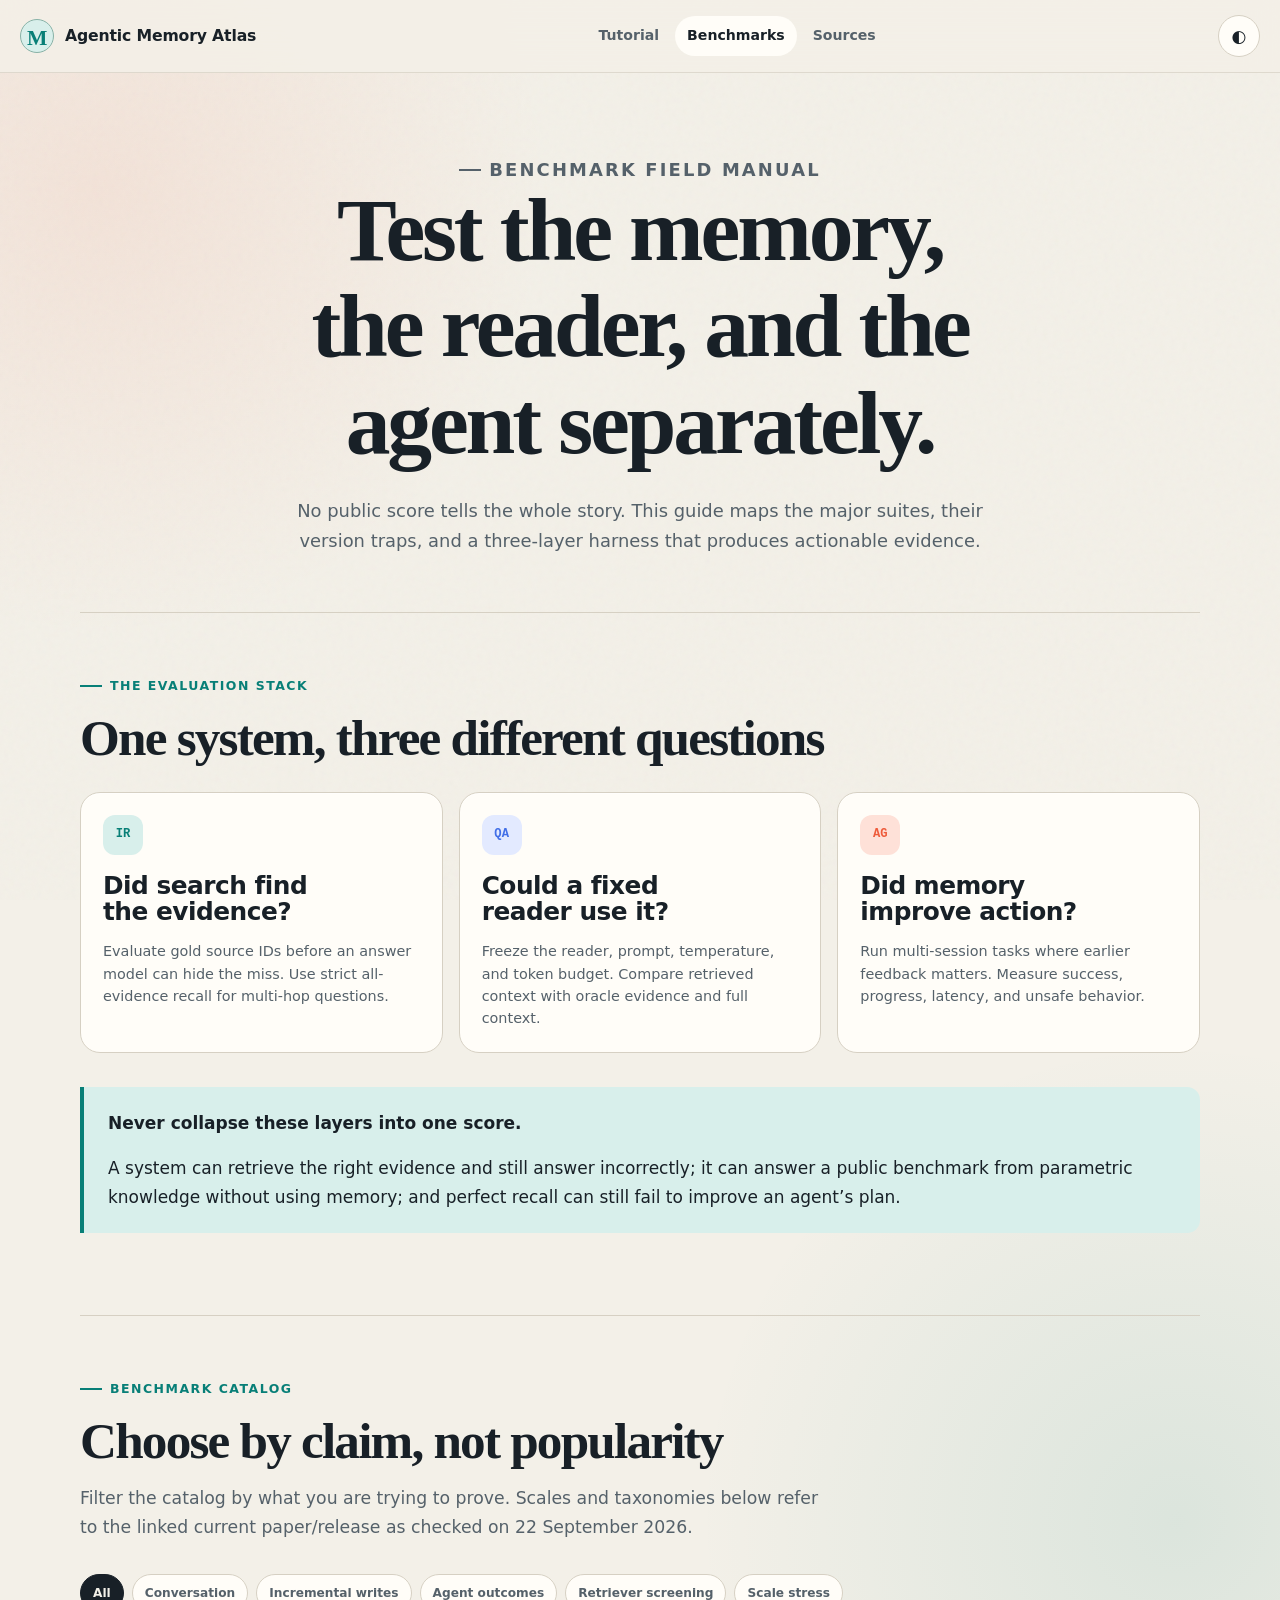
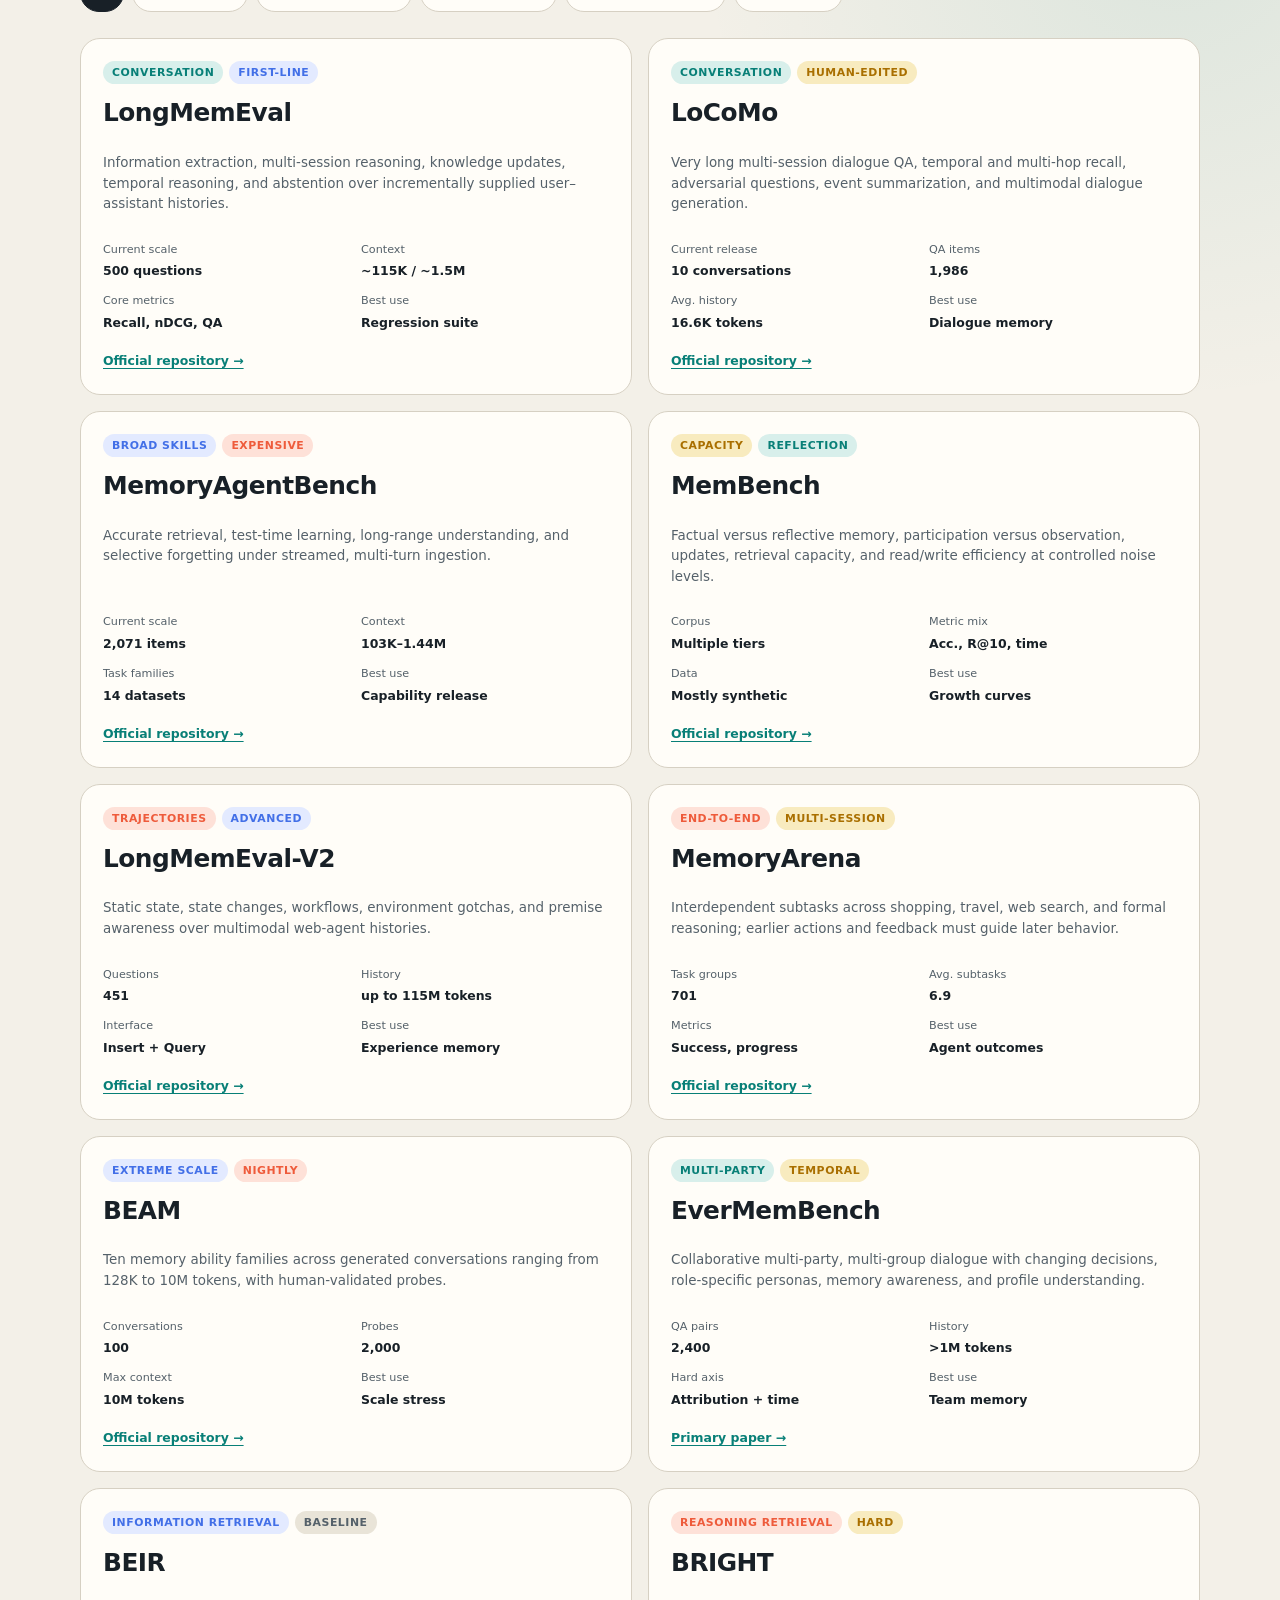
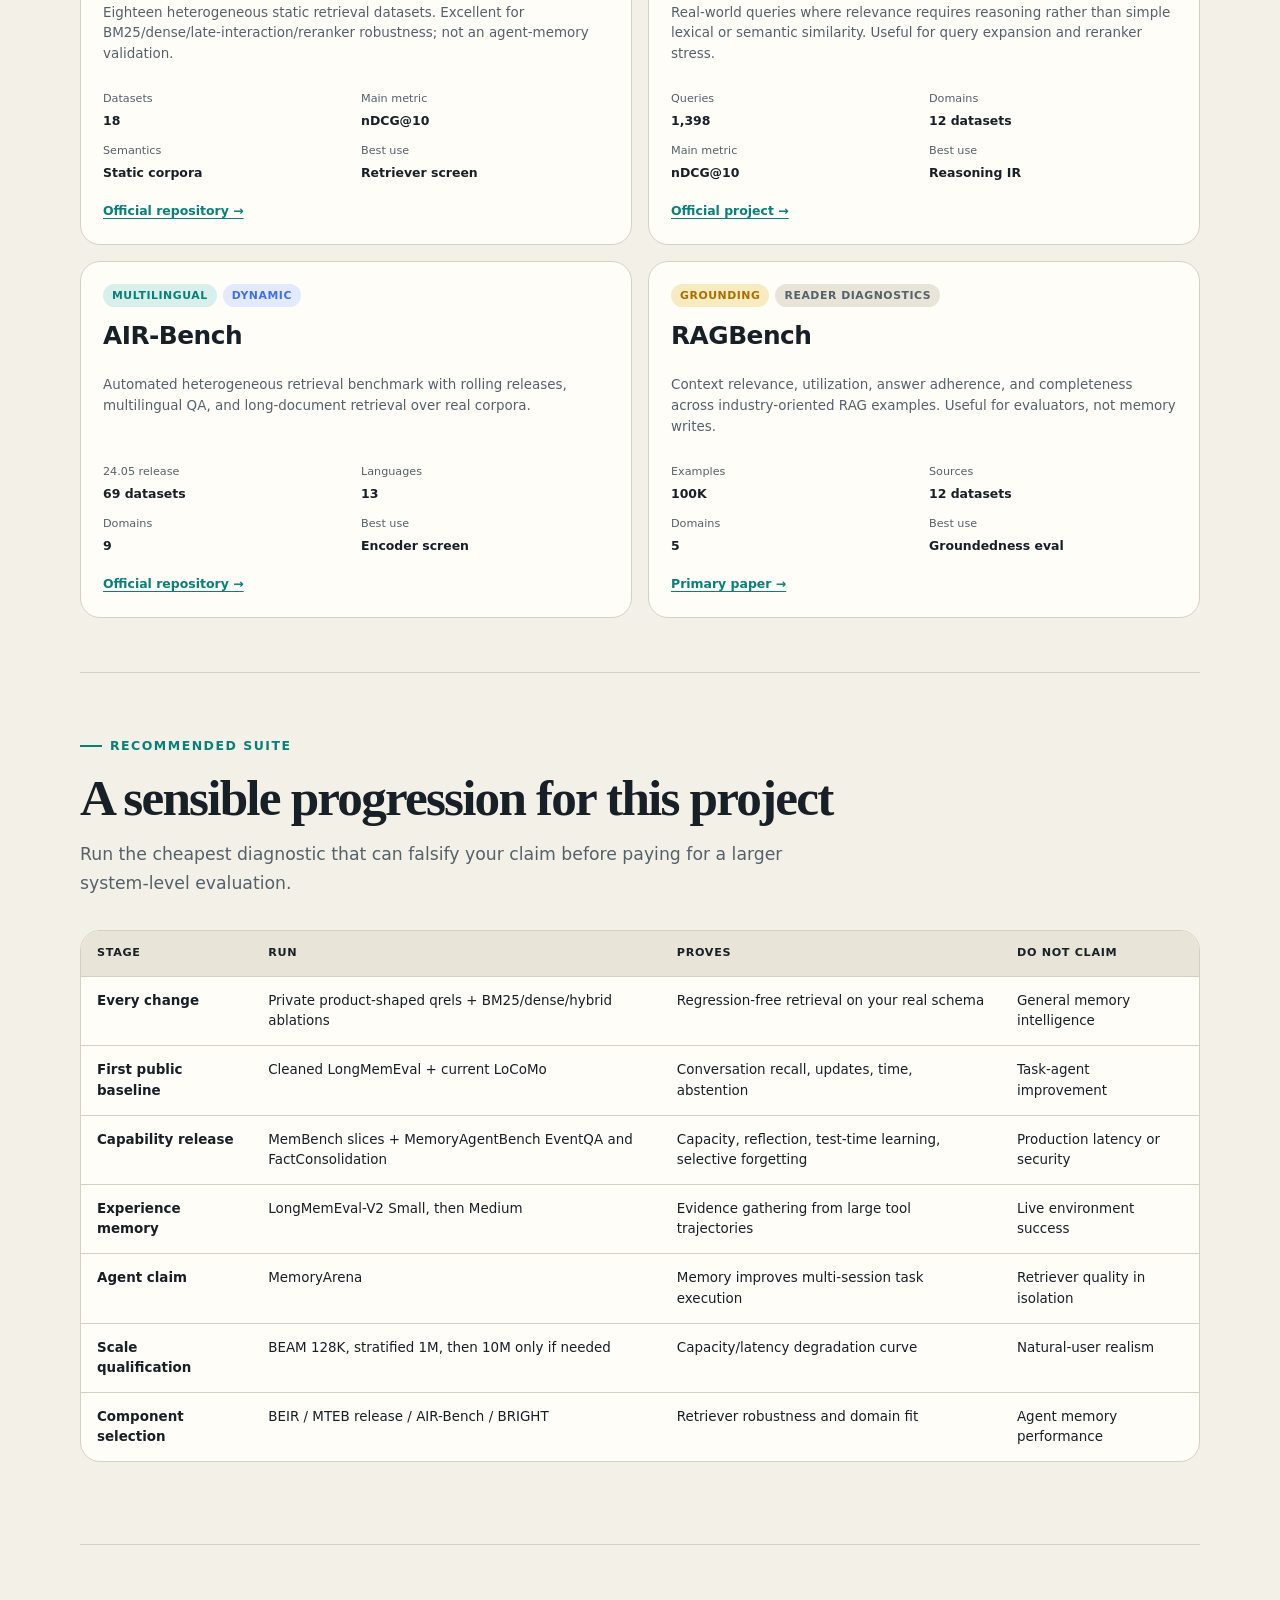
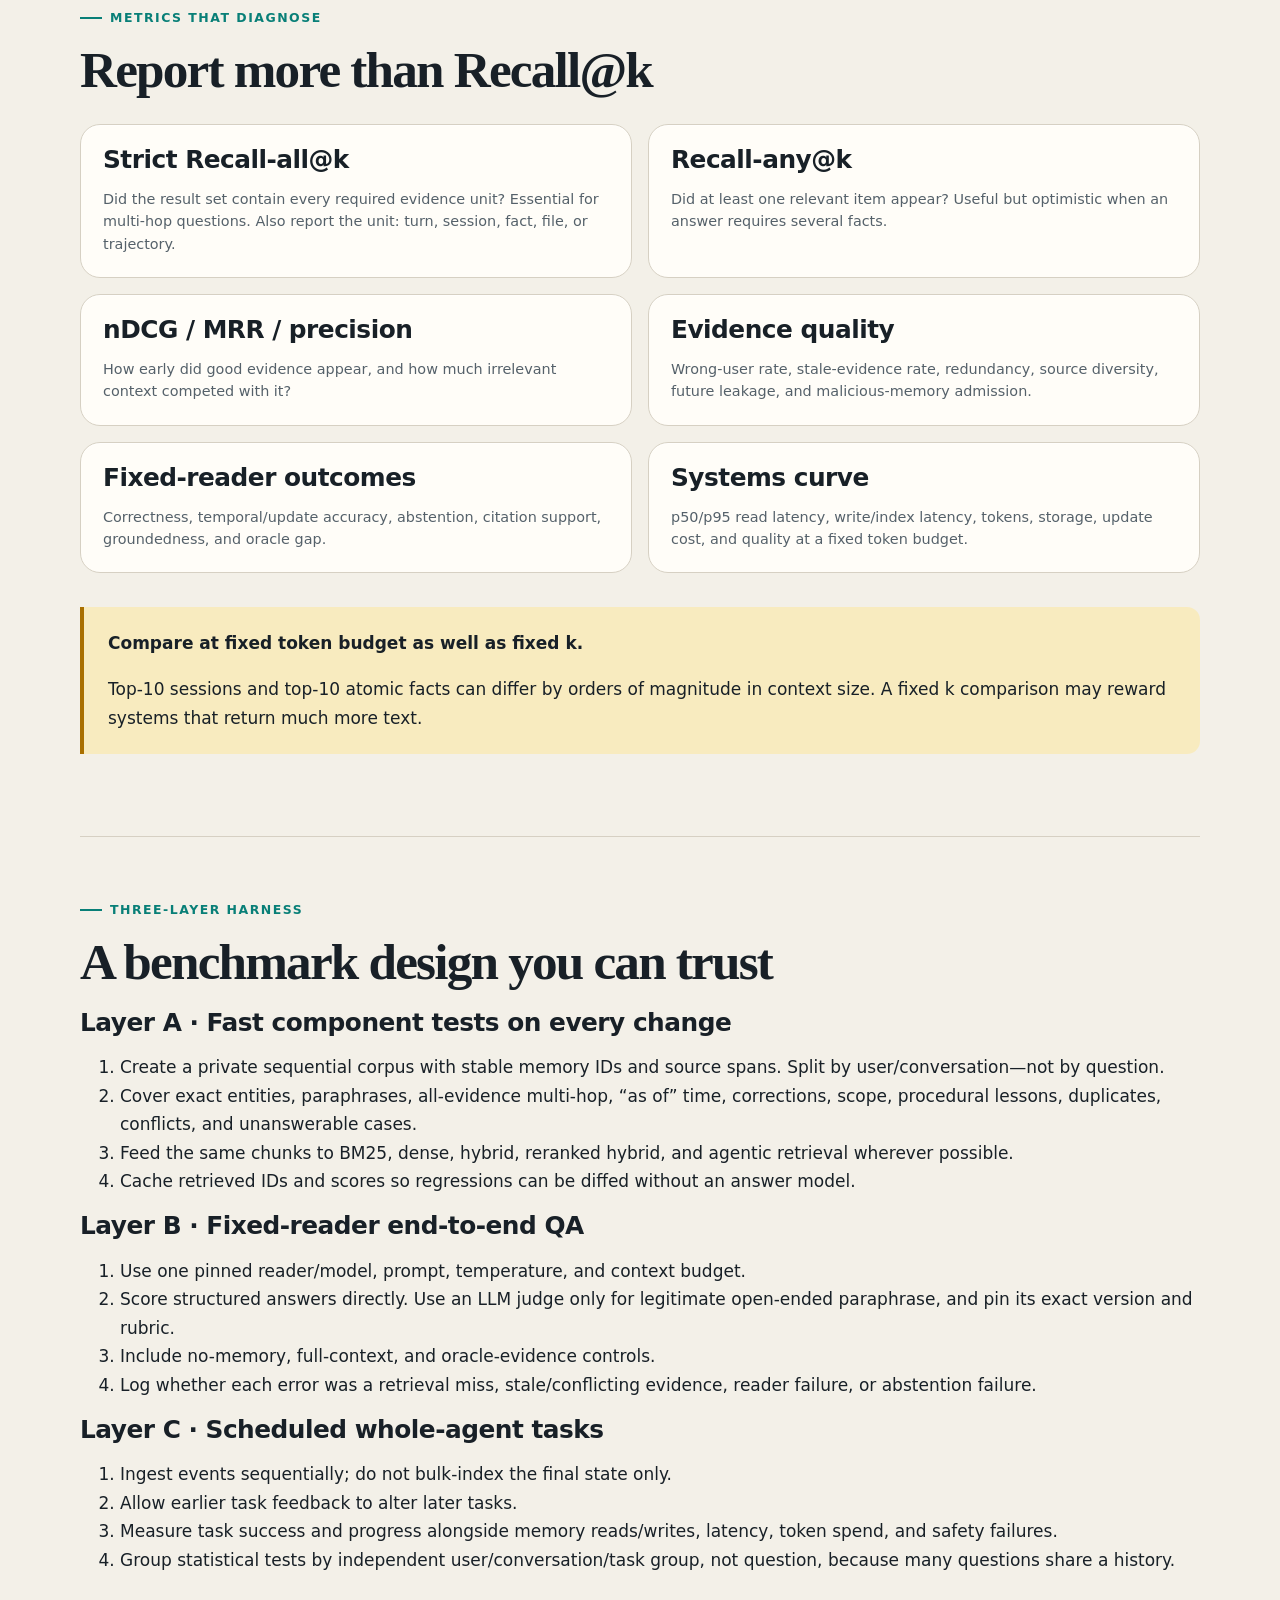
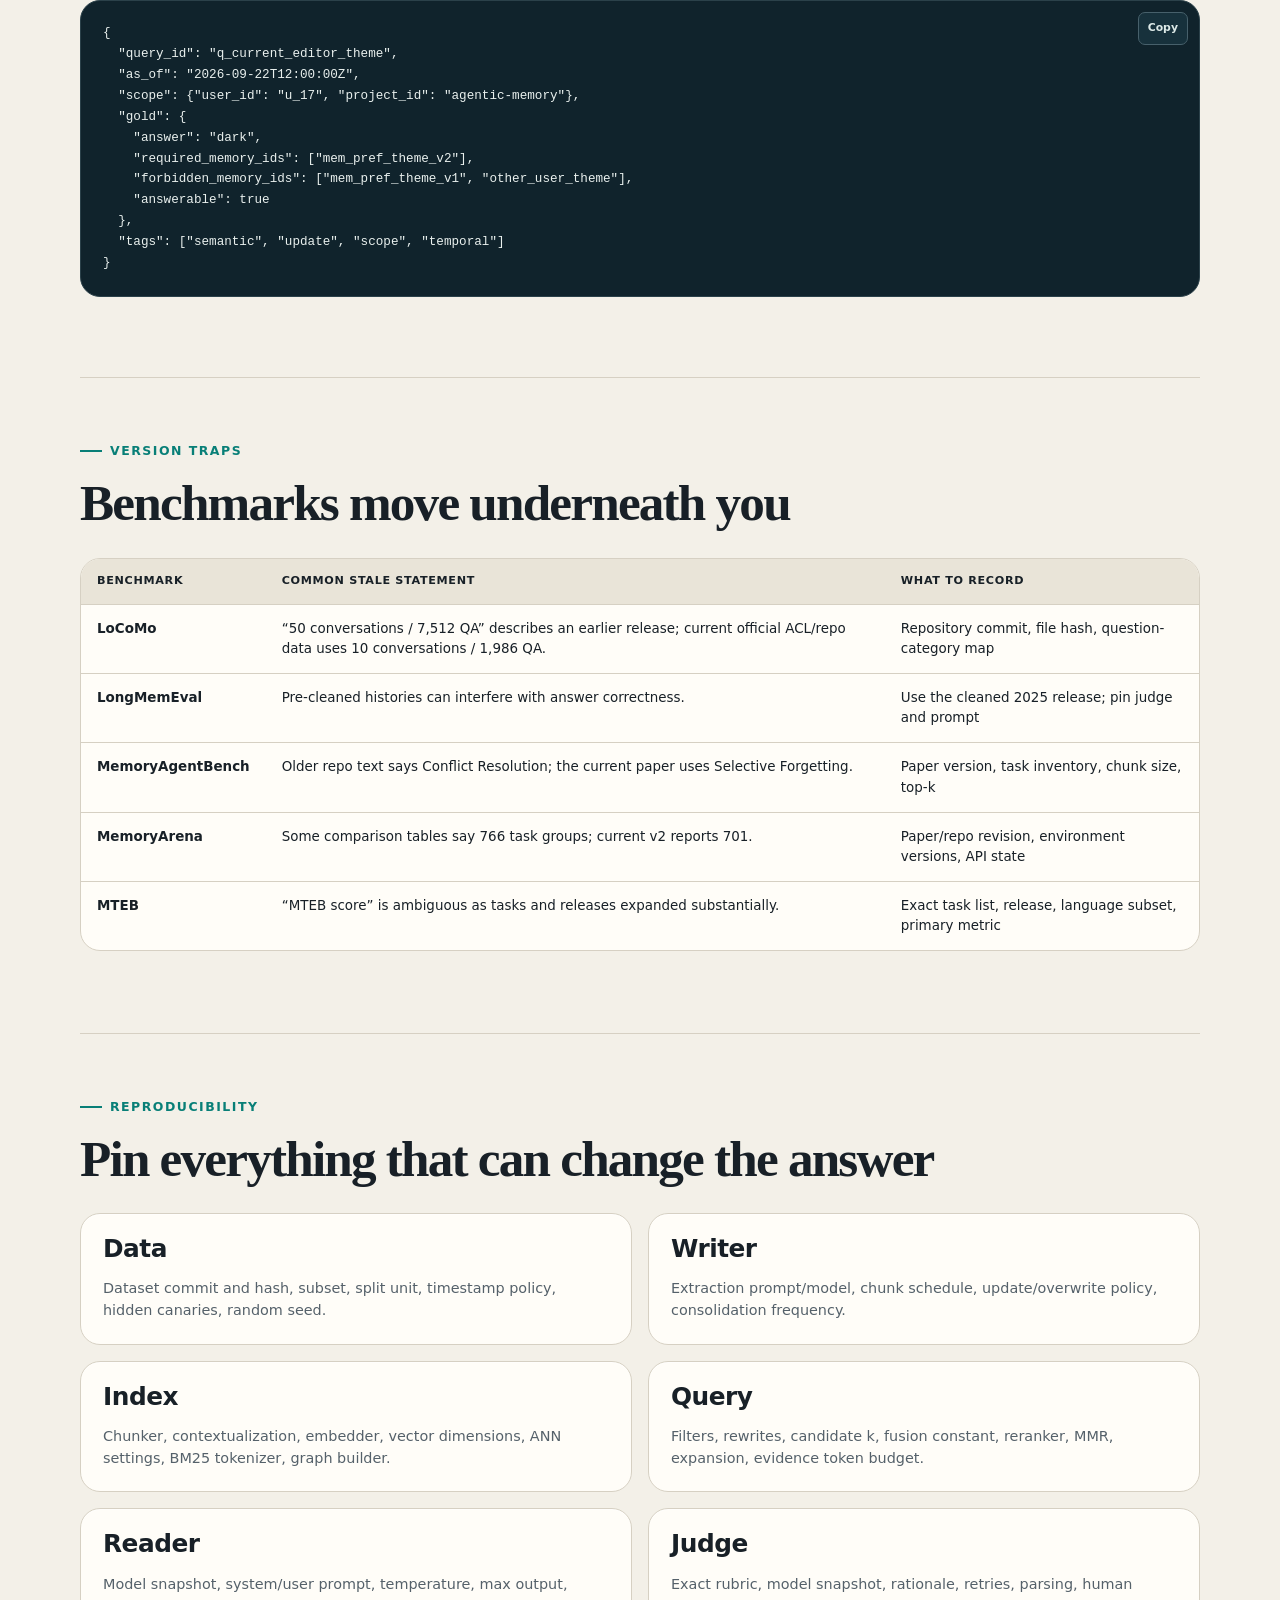
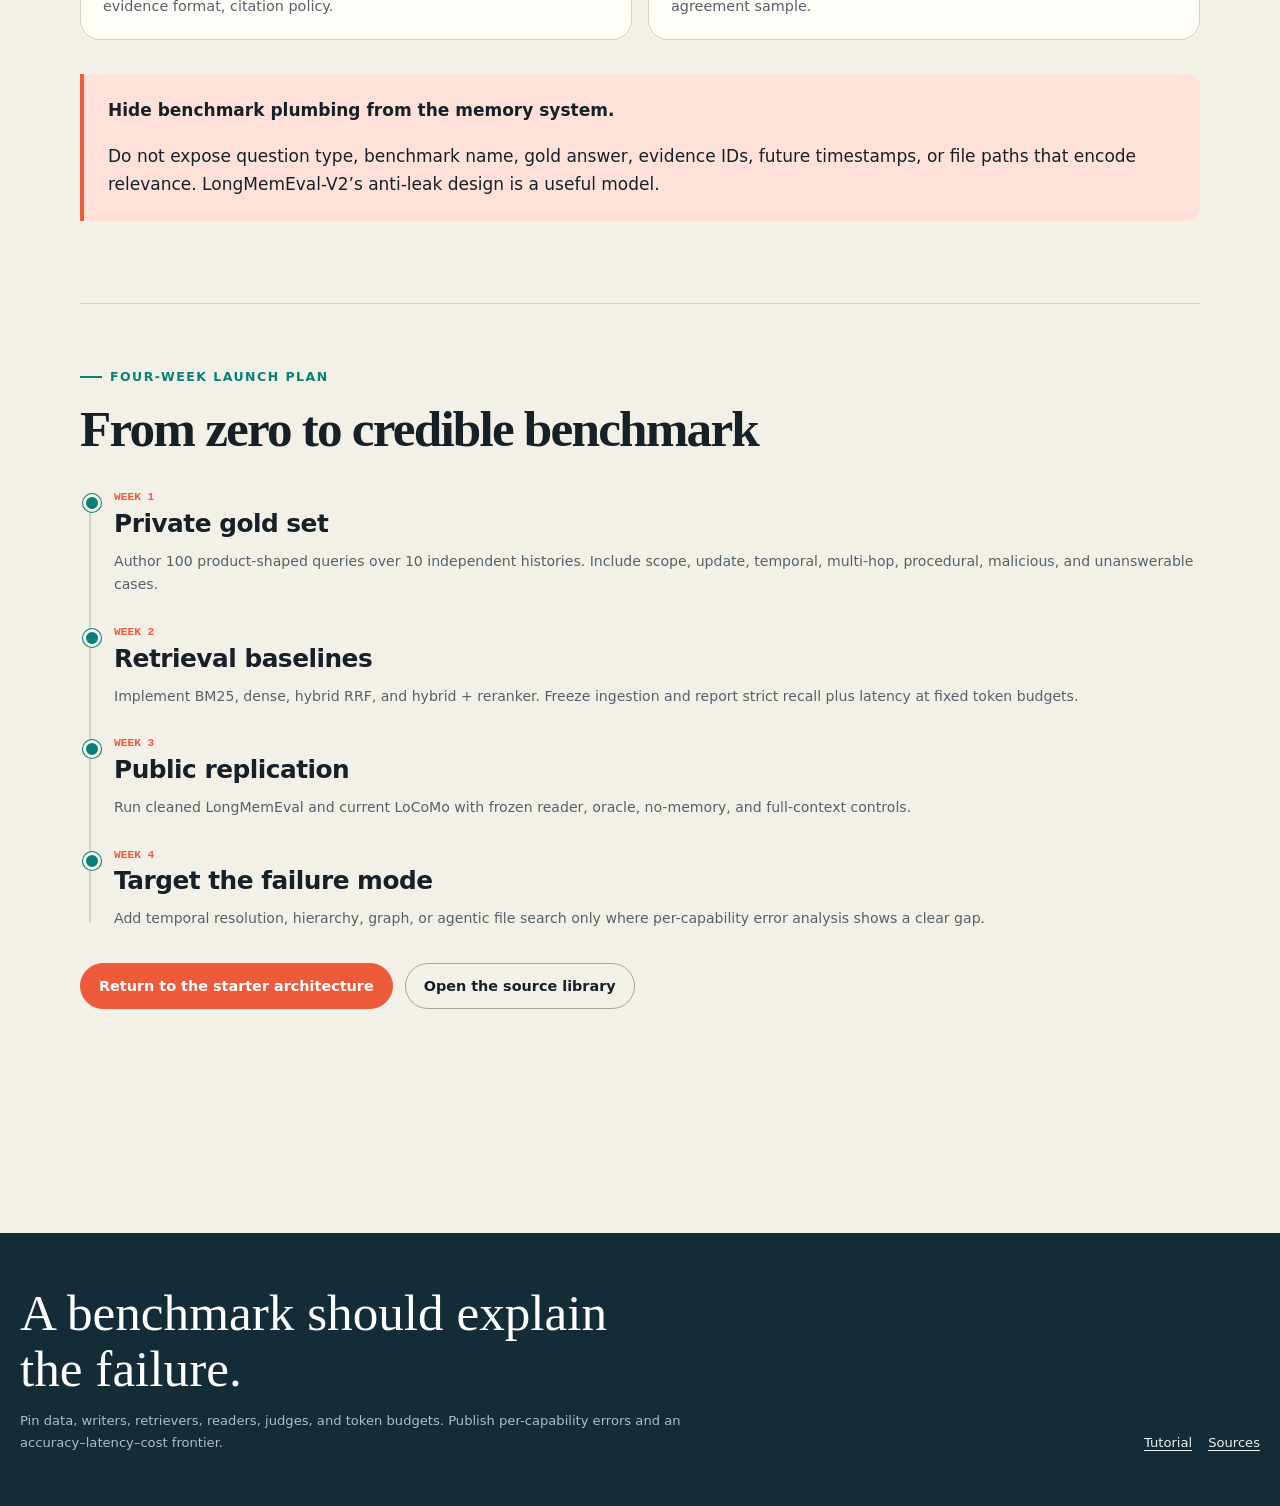
<file: docs/benchmarks.html>
<!doctype html>
<html lang="en">
<head>
  <meta charset="utf-8">
  <meta name="viewport" content="width=device-width, initial-scale=1">
  <meta name="description" content="A practical guide to agent-memory retrieval benchmarks, metrics, caveats, and reproducible evaluation design.">
  <meta name="theme-color" content="#142b38">
  <title>Benchmark Guide · Agentic Memory Atlas</title>
  <link rel="stylesheet" href="styles.css">
  <script src="app.js" defer></script>
</head>
<body>
  <a class="skip-link" href="#main">Skip to the benchmark guide</a>
  <div class="progress-line" data-progress aria-hidden="true"></div>
  <header class="site-header">
    <div class="nav-wrap">
      <a class="brand" href="index.html" aria-label="Agentic Memory Atlas home">
        <span class="brand-mark" aria-hidden="true">M</span><span>Agentic Memory Atlas</span>
      </a>
      <nav class="site-nav" data-site-nav aria-label="Primary navigation">
        <a href="index.html">Tutorial</a>
        <a href="benchmarks.html" aria-current="page">Benchmarks</a>
        <a href="sources.html">Sources</a>
      </nav>
      <div class="nav-tools">
        <button class="icon-button" type="button" data-theme-toggle aria-label="Change color theme">◐</button>
        <button class="menu-button" type="button" data-menu-toggle aria-expanded="false" aria-label="Open navigation">☰</button>
      </div>
    </div>
  </header>

  <main id="main">
    <header class="page-hero">
      <p class="eyebrow">Benchmark field manual</p>
      <h1>Test the memory, the reader, and the agent separately.</h1>
      <p>No public score tells the whole story. This guide maps the major suites, their version traps, and a three-layer harness that produces actionable evidence.</p>
    </header>

    <div class="wide-content">
      <section class="wide-section">
        <p class="kicker">The evaluation stack</p>
        <h2>One system, three different questions</h2>
        <div class="card-grid three">
          <article class="card">
            <span class="card-icon">IR</span>
            <h3>Did search find the evidence?</h3>
            <p>Evaluate gold source IDs before an answer model can hide the miss. Use strict all-evidence recall for multi-hop questions.</p>
          </article>
          <article class="card">
            <span class="card-icon blue">QA</span>
            <h3>Could a fixed reader use it?</h3>
            <p>Freeze the reader, prompt, temperature, and token budget. Compare retrieved context with oracle evidence and full context.</p>
          </article>
          <article class="card">
            <span class="card-icon orange">AG</span>
            <h3>Did memory improve action?</h3>
            <p>Run multi-session tasks where earlier feedback matters. Measure success, progress, latency, and unsafe behavior.</p>
          </article>
        </div>
        <div class="callout teal">
          <strong>Never collapse these layers into one score.</strong>
          <p>A system can retrieve the right evidence and still answer incorrectly; it can answer a public benchmark from parametric knowledge without using memory; and perfect recall can still fail to improve an agent’s plan.</p>
        </div>
      </section>

      <section class="wide-section" id="catalog">
        <p class="kicker">Benchmark catalog</p>
        <h2>Choose by claim, not popularity</h2>
        <p class="section-intro">Filter the catalog by what you are trying to prove. Scales and taxonomies below refer to the linked current paper/release as checked on 22 September 2026.</p>

        <div class="filter-bar" role="group" aria-label="Filter benchmarks">
          <button class="filter-button" type="button" data-filter="all" aria-pressed="true">All</button>
          <button class="filter-button" type="button" data-filter="conversation" aria-pressed="false">Conversation</button>
          <button class="filter-button" type="button" data-filter="incremental" aria-pressed="false">Incremental writes</button>
          <button class="filter-button" type="button" data-filter="agent" aria-pressed="false">Agent outcomes</button>
          <button class="filter-button" type="button" data-filter="retrieval" aria-pressed="false">Retriever screening</button>
          <button class="filter-button" type="button" data-filter="scale" aria-pressed="false">Scale stress</button>
        </div>

        <div class="benchmark-grid">
          <article class="benchmark-card" data-benchmark-category="conversation incremental">
            <div class="badges"><span class="badge teal">conversation</span><span class="badge blue">first-line</span></div>
            <h3>LongMemEval</h3>
            <p>Information extraction, multi-session reasoning, knowledge updates, temporal reasoning, and abstention over incrementally supplied user–assistant histories.</p>
            <div class="benchmark-meta"><span>Current scale<b>500 questions</b></span><span>Context<b>~115K / ~1.5M</b></span><span>Core metrics<b>Recall, nDCG, QA</b></span><span>Best use<b>Regression suite</b></span></div>
            <a href="https://github.com/xiaowu0162/LongMemEval">Official repository →</a>
          </article>

          <article class="benchmark-card" data-benchmark-category="conversation">
            <div class="badges"><span class="badge teal">conversation</span><span class="badge gold">human-edited</span></div>
            <h3>LoCoMo</h3>
            <p>Very long multi-session dialogue QA, temporal and multi-hop recall, adversarial questions, event summarization, and multimodal dialogue generation.</p>
            <div class="benchmark-meta"><span>Current release<b>10 conversations</b></span><span>QA items<b>1,986</b></span><span>Avg. history<b>16.6K tokens</b></span><span>Best use<b>Dialogue memory</b></span></div>
            <a href="https://github.com/snap-research/locomo">Official repository →</a>
          </article>

          <article class="benchmark-card" data-benchmark-category="incremental scale">
            <div class="badges"><span class="badge blue">broad skills</span><span class="badge orange">expensive</span></div>
            <h3>MemoryAgentBench</h3>
            <p>Accurate retrieval, test-time learning, long-range understanding, and selective forgetting under streamed, multi-turn ingestion.</p>
            <div class="benchmark-meta"><span>Current scale<b>2,071 items</b></span><span>Context<b>103K–1.44M</b></span><span>Task families<b>14 datasets</b></span><span>Best use<b>Capability release</b></span></div>
            <a href="https://github.com/HUST-AI-HYZ/MemoryAgentBench">Official repository →</a>
          </article>

          <article class="benchmark-card" data-benchmark-category="conversation incremental scale">
            <div class="badges"><span class="badge gold">capacity</span><span class="badge teal">reflection</span></div>
            <h3>MemBench</h3>
            <p>Factual versus reflective memory, participation versus observation, updates, retrieval capacity, and read/write efficiency at controlled noise levels.</p>
            <div class="benchmark-meta"><span>Corpus<b>Multiple tiers</b></span><span>Metric mix<b>Acc., R@10, time</b></span><span>Data<b>Mostly synthetic</b></span><span>Best use<b>Growth curves</b></span></div>
            <a href="https://github.com/import-myself/Membench">Official repository →</a>
          </article>

          <article class="benchmark-card" data-benchmark-category="agent incremental scale">
            <div class="badges"><span class="badge orange">trajectories</span><span class="badge blue">advanced</span></div>
            <h3>LongMemEval-V2</h3>
            <p>Static state, state changes, workflows, environment gotchas, and premise awareness over multimodal web-agent histories.</p>
            <div class="benchmark-meta"><span>Questions<b>451</b></span><span>History<b>up to 115M tokens</b></span><span>Interface<b>Insert + Query</b></span><span>Best use<b>Experience memory</b></span></div>
            <a href="https://github.com/xiaowu0162/LongMemEval-V2">Official repository →</a>
          </article>

          <article class="benchmark-card" data-benchmark-category="agent incremental">
            <div class="badges"><span class="badge orange">end-to-end</span><span class="badge gold">multi-session</span></div>
            <h3>MemoryArena</h3>
            <p>Interdependent subtasks across shopping, travel, web search, and formal reasoning; earlier actions and feedback must guide later behavior.</p>
            <div class="benchmark-meta"><span>Task groups<b>701</b></span><span>Avg. subtasks<b>6.9</b></span><span>Metrics<b>Success, progress</b></span><span>Best use<b>Agent outcomes</b></span></div>
            <a href="https://github.com/ZexueHe/MemoryArena">Official repository →</a>
          </article>

          <article class="benchmark-card" data-benchmark-category="conversation scale">
            <div class="badges"><span class="badge blue">extreme scale</span><span class="badge orange">nightly</span></div>
            <h3>BEAM</h3>
            <p>Ten memory ability families across generated conversations ranging from 128K to 10M tokens, with human-validated probes.</p>
            <div class="benchmark-meta"><span>Conversations<b>100</b></span><span>Probes<b>2,000</b></span><span>Max context<b>10M tokens</b></span><span>Best use<b>Scale stress</b></span></div>
            <a href="https://github.com/mohammadtavakoli78/BEAM">Official repository →</a>
          </article>

          <article class="benchmark-card" data-benchmark-category="conversation scale">
            <div class="badges"><span class="badge teal">multi-party</span><span class="badge gold">temporal</span></div>
            <h3>EverMemBench</h3>
            <p>Collaborative multi-party, multi-group dialogue with changing decisions, role-specific personas, memory awareness, and profile understanding.</p>
            <div class="benchmark-meta"><span>QA pairs<b>2,400</b></span><span>History<b>&gt;1M tokens</b></span><span>Hard axis<b>Attribution + time</b></span><span>Best use<b>Team memory</b></span></div>
            <a href="https://arxiv.org/abs/2602.01313">Primary paper →</a>
          </article>

          <article class="benchmark-card" data-benchmark-category="retrieval">
            <div class="badges"><span class="badge blue">information retrieval</span><span class="badge">baseline</span></div>
            <h3>BEIR</h3>
            <p>Eighteen heterogeneous static retrieval datasets. Excellent for BM25/dense/late-interaction/reranker robustness; not an agent-memory validation.</p>
            <div class="benchmark-meta"><span>Datasets<b>18</b></span><span>Main metric<b>nDCG@10</b></span><span>Semantics<b>Static corpora</b></span><span>Best use<b>Retriever screen</b></span></div>
            <a href="https://github.com/beir-cellar/beir">Official repository →</a>
          </article>

          <article class="benchmark-card" data-benchmark-category="retrieval">
            <div class="badges"><span class="badge orange">reasoning retrieval</span><span class="badge gold">hard</span></div>
            <h3>BRIGHT</h3>
            <p>Real-world queries where relevance requires reasoning rather than simple lexical or semantic similarity. Useful for query expansion and reranker stress.</p>
            <div class="benchmark-meta"><span>Queries<b>1,398</b></span><span>Domains<b>12 datasets</b></span><span>Main metric<b>nDCG@10</b></span><span>Best use<b>Reasoning IR</b></span></div>
            <a href="https://brightbenchmark.github.io/">Official project →</a>
          </article>

          <article class="benchmark-card" data-benchmark-category="retrieval scale">
            <div class="badges"><span class="badge teal">multilingual</span><span class="badge blue">dynamic</span></div>
            <h3>AIR-Bench</h3>
            <p>Automated heterogeneous retrieval benchmark with rolling releases, multilingual QA, and long-document retrieval over real corpora.</p>
            <div class="benchmark-meta"><span>24.05 release<b>69 datasets</b></span><span>Languages<b>13</b></span><span>Domains<b>9</b></span><span>Best use<b>Encoder screen</b></span></div>
            <a href="https://github.com/AIR-Bench/AIR-Bench">Official repository →</a>
          </article>

          <article class="benchmark-card" data-benchmark-category="retrieval">
            <div class="badges"><span class="badge gold">grounding</span><span class="badge">reader diagnostics</span></div>
            <h3>RAGBench</h3>
            <p>Context relevance, utilization, answer adherence, and completeness across industry-oriented RAG examples. Useful for evaluators, not memory writes.</p>
            <div class="benchmark-meta"><span>Examples<b>100K</b></span><span>Sources<b>12 datasets</b></span><span>Domains<b>5</b></span><span>Best use<b>Groundedness eval</b></span></div>
            <a href="https://arxiv.org/abs/2407.11005">Primary paper →</a>
          </article>
        </div>
      </section>

      <section class="wide-section" id="choose">
        <p class="kicker">Recommended suite</p>
        <h2>A sensible progression for this project</h2>
        <p class="section-intro">Run the cheapest diagnostic that can falsify your claim before paying for a larger system-level evaluation.</p>

        <div class="data-table-wrap">
          <table class="data-table">
            <thead><tr><th>Stage</th><th>Run</th><th>Proves</th><th>Do not claim</th></tr></thead>
            <tbody>
              <tr><td>Every change</td><td>Private product-shaped qrels + BM25/dense/hybrid ablations</td><td>Regression-free retrieval on your real schema</td><td>General memory intelligence</td></tr>
              <tr><td>First public baseline</td><td>Cleaned LongMemEval + current LoCoMo</td><td>Conversation recall, updates, time, abstention</td><td>Task-agent improvement</td></tr>
              <tr><td>Capability release</td><td>MemBench slices + MemoryAgentBench EventQA and FactConsolidation</td><td>Capacity, reflection, test-time learning, selective forgetting</td><td>Production latency or security</td></tr>
              <tr><td>Experience memory</td><td>LongMemEval-V2 Small, then Medium</td><td>Evidence gathering from large tool trajectories</td><td>Live environment success</td></tr>
              <tr><td>Agent claim</td><td>MemoryArena</td><td>Memory improves multi-session task execution</td><td>Retriever quality in isolation</td></tr>
              <tr><td>Scale qualification</td><td>BEAM 128K, stratified 1M, then 10M only if needed</td><td>Capacity/latency degradation curve</td><td>Natural-user realism</td></tr>
              <tr><td>Component selection</td><td>BEIR / MTEB release / AIR-Bench / BRIGHT</td><td>Retriever robustness and domain fit</td><td>Agent memory performance</td></tr>
            </tbody>
          </table>
        </div>
      </section>

      <section class="wide-section" id="metrics">
        <p class="kicker">Metrics that diagnose</p>
        <h2>Report more than Recall@k</h2>
        <div class="card-grid">
          <article class="card">
            <h3>Strict Recall-all@k</h3>
            <p>Did the result set contain every required evidence unit? Essential for multi-hop questions. Also report the unit: turn, session, fact, file, or trajectory.</p>
          </article>
          <article class="card">
            <h3>Recall-any@k</h3>
            <p>Did at least one relevant item appear? Useful but optimistic when an answer requires several facts.</p>
          </article>
          <article class="card">
            <h3>nDCG / MRR / precision</h3>
            <p>How early did good evidence appear, and how much irrelevant context competed with it?</p>
          </article>
          <article class="card">
            <h3>Evidence quality</h3>
            <p>Wrong-user rate, stale-evidence rate, redundancy, source diversity, future leakage, and malicious-memory admission.</p>
          </article>
          <article class="card">
            <h3>Fixed-reader outcomes</h3>
            <p>Correctness, temporal/update accuracy, abstention, citation support, groundedness, and oracle gap.</p>
          </article>
          <article class="card">
            <h3>Systems curve</h3>
            <p>p50/p95 read latency, write/index latency, tokens, storage, update cost, and quality at a fixed token budget.</p>
          </article>
        </div>

        <div class="callout gold">
          <strong>Compare at fixed token budget as well as fixed k.</strong>
          <p>Top-10 sessions and top-10 atomic facts can differ by orders of magnitude in context size. A fixed k comparison may reward systems that return much more text.</p>
        </div>
      </section>

      <section class="wide-section" id="harness">
        <p class="kicker">Three-layer harness</p>
        <h2>A benchmark design you can trust</h2>

        <h3>Layer A · Fast component tests on every change</h3>
        <ol>
          <li>Create a private sequential corpus with stable memory IDs and source spans. Split by user/conversation—not by question.</li>
          <li>Cover exact entities, paraphrases, all-evidence multi-hop, “as of” time, corrections, scope, procedural lessons, duplicates, conflicts, and unanswerable cases.</li>
          <li>Feed the same chunks to BM25, dense, hybrid, reranked hybrid, and agentic retrieval wherever possible.</li>
          <li>Cache retrieved IDs and scores so regressions can be diffed without an answer model.</li>
        </ol>

        <h3>Layer B · Fixed-reader end-to-end QA</h3>
        <ol>
          <li>Use one pinned reader/model, prompt, temperature, and context budget.</li>
          <li>Score structured answers directly. Use an LLM judge only for legitimate open-ended paraphrase, and pin its exact version and rubric.</li>
          <li>Include no-memory, full-context, and oracle-evidence controls.</li>
          <li>Log whether each error was a retrieval miss, stale/conflicting evidence, reader failure, or abstention failure.</li>
        </ol>

        <h3>Layer C · Scheduled whole-agent tasks</h3>
        <ol>
          <li>Ingest events sequentially; do not bulk-index the final state only.</li>
          <li>Allow earlier task feedback to alter later tasks.</li>
          <li>Measure task success and progress alongside memory reads/writes, latency, token spend, and safety failures.</li>
          <li>Group statistical tests by independent user/conversation/task group, not question, because many questions share a history.</li>
        </ol>

<pre><code>{
  "query_id": "q_current_editor_theme",
  "as_of": "2026-09-22T12:00:00Z",
  "scope": {"user_id": "u_17", "project_id": "agentic-memory"},
  "gold": {
    "answer": "dark",
    "required_memory_ids": ["mem_pref_theme_v2"],
    "forbidden_memory_ids": ["mem_pref_theme_v1", "other_user_theme"],
    "answerable": true
  },
  "tags": ["semantic", "update", "scope", "temporal"]
}</code></pre>
      </section>

      <section class="wide-section" id="versions">
        <p class="kicker">Version traps</p>
        <h2>Benchmarks move underneath you</h2>
        <div class="data-table-wrap">
          <table class="data-table">
            <thead><tr><th>Benchmark</th><th>Common stale statement</th><th>What to record</th></tr></thead>
            <tbody>
              <tr><td>LoCoMo</td><td>“50 conversations / 7,512 QA” describes an earlier release; current official ACL/repo data uses 10 conversations / 1,986 QA.</td><td>Repository commit, file hash, question-category map</td></tr>
              <tr><td>LongMemEval</td><td>Pre-cleaned histories can interfere with answer correctness.</td><td>Use the cleaned 2025 release; pin judge and prompt</td></tr>
              <tr><td>MemoryAgentBench</td><td>Older repo text says Conflict Resolution; the current paper uses Selective Forgetting.</td><td>Paper version, task inventory, chunk size, top-k</td></tr>
              <tr><td>MemoryArena</td><td>Some comparison tables say 766 task groups; current v2 reports 701.</td><td>Paper/repo revision, environment versions, API state</td></tr>
              <tr><td>MTEB</td><td>“MTEB score” is ambiguous as tasks and releases expanded substantially.</td><td>Exact task list, release, language subset, primary metric</td></tr>
            </tbody>
          </table>
        </div>
      </section>

      <section class="wide-section" id="checklist">
        <p class="kicker">Reproducibility</p>
        <h2>Pin everything that can change the answer</h2>
        <div class="card-grid">
          <article class="card"><h3>Data</h3><p>Dataset commit and hash, subset, split unit, timestamp policy, hidden canaries, random seed.</p></article>
          <article class="card"><h3>Writer</h3><p>Extraction prompt/model, chunk schedule, update/overwrite policy, consolidation frequency.</p></article>
          <article class="card"><h3>Index</h3><p>Chunker, contextualization, embedder, vector dimensions, ANN settings, BM25 tokenizer, graph builder.</p></article>
          <article class="card"><h3>Query</h3><p>Filters, rewrites, candidate k, fusion constant, reranker, MMR, expansion, evidence token budget.</p></article>
          <article class="card"><h3>Reader</h3><p>Model snapshot, system/user prompt, temperature, max output, evidence format, citation policy.</p></article>
          <article class="card"><h3>Judge</h3><p>Exact rubric, model snapshot, rationale, retries, parsing, human agreement sample.</p></article>
        </div>
        <div class="callout">
          <strong>Hide benchmark plumbing from the memory system.</strong>
          <p>Do not expose question type, benchmark name, gold answer, evidence IDs, future timestamps, or file paths that encode relevance. LongMemEval-V2’s anti-leak design is a useful model.</p>
        </div>
      </section>

      <section class="wide-section" id="roadmap">
        <p class="kicker">Four-week launch plan</p>
        <h2>From zero to credible benchmark</h2>
        <div class="timeline">
          <div class="timeline-item"><time>WEEK 1</time><h3>Private gold set</h3><p>Author 100 product-shaped queries over 10 independent histories. Include scope, update, temporal, multi-hop, procedural, malicious, and unanswerable cases.</p></div>
          <div class="timeline-item"><time>WEEK 2</time><h3>Retrieval baselines</h3><p>Implement BM25, dense, hybrid RRF, and hybrid + reranker. Freeze ingestion and report strict recall plus latency at fixed token budgets.</p></div>
          <div class="timeline-item"><time>WEEK 3</time><h3>Public replication</h3><p>Run cleaned LongMemEval and current LoCoMo with frozen reader, oracle, no-memory, and full-context controls.</p></div>
          <div class="timeline-item"><time>WEEK 4</time><h3>Target the failure mode</h3><p>Add temporal resolution, hierarchy, graph, or agentic file search only where per-capability error analysis shows a clear gap.</p></div>
        </div>
        <div class="inline-actions">
          <a class="button primary" href="index.html#build">Return to the starter architecture</a>
          <a class="button" href="sources.html">Open the source library</a>
        </div>
      </section>
    </div>
  </main>

  <footer class="site-footer">
    <div class="footer-inner">
      <div>
        <p class="footer-title">A benchmark should explain the failure.</p>
        <p class="footer-note">Pin data, writers, retrievers, readers, judges, and token budgets. Publish per-capability errors and an accuracy–latency–cost frontier.</p>
      </div>
      <nav class="footer-links" aria-label="Footer navigation"><a href="index.html">Tutorial</a><a href="sources.html">Sources</a></nav>
    </div>
  </footer>
</body>
</html>
</file>
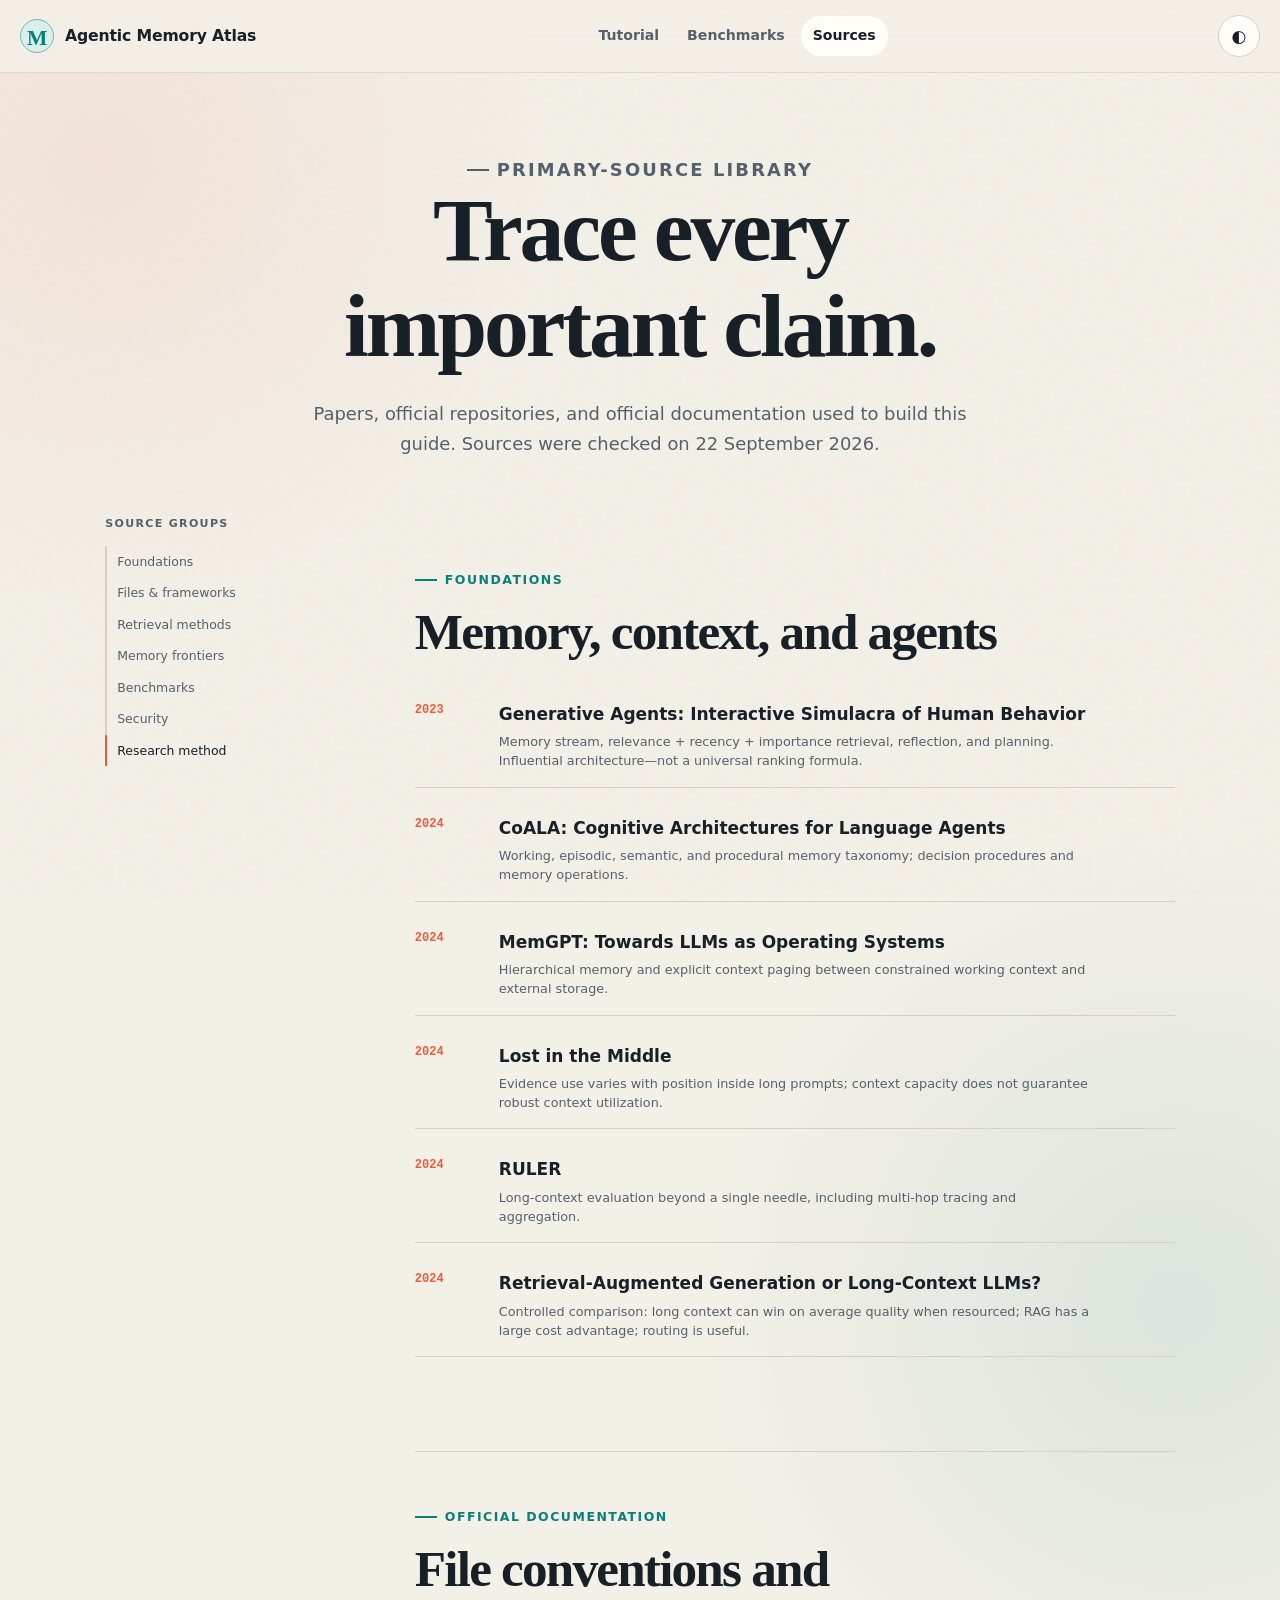
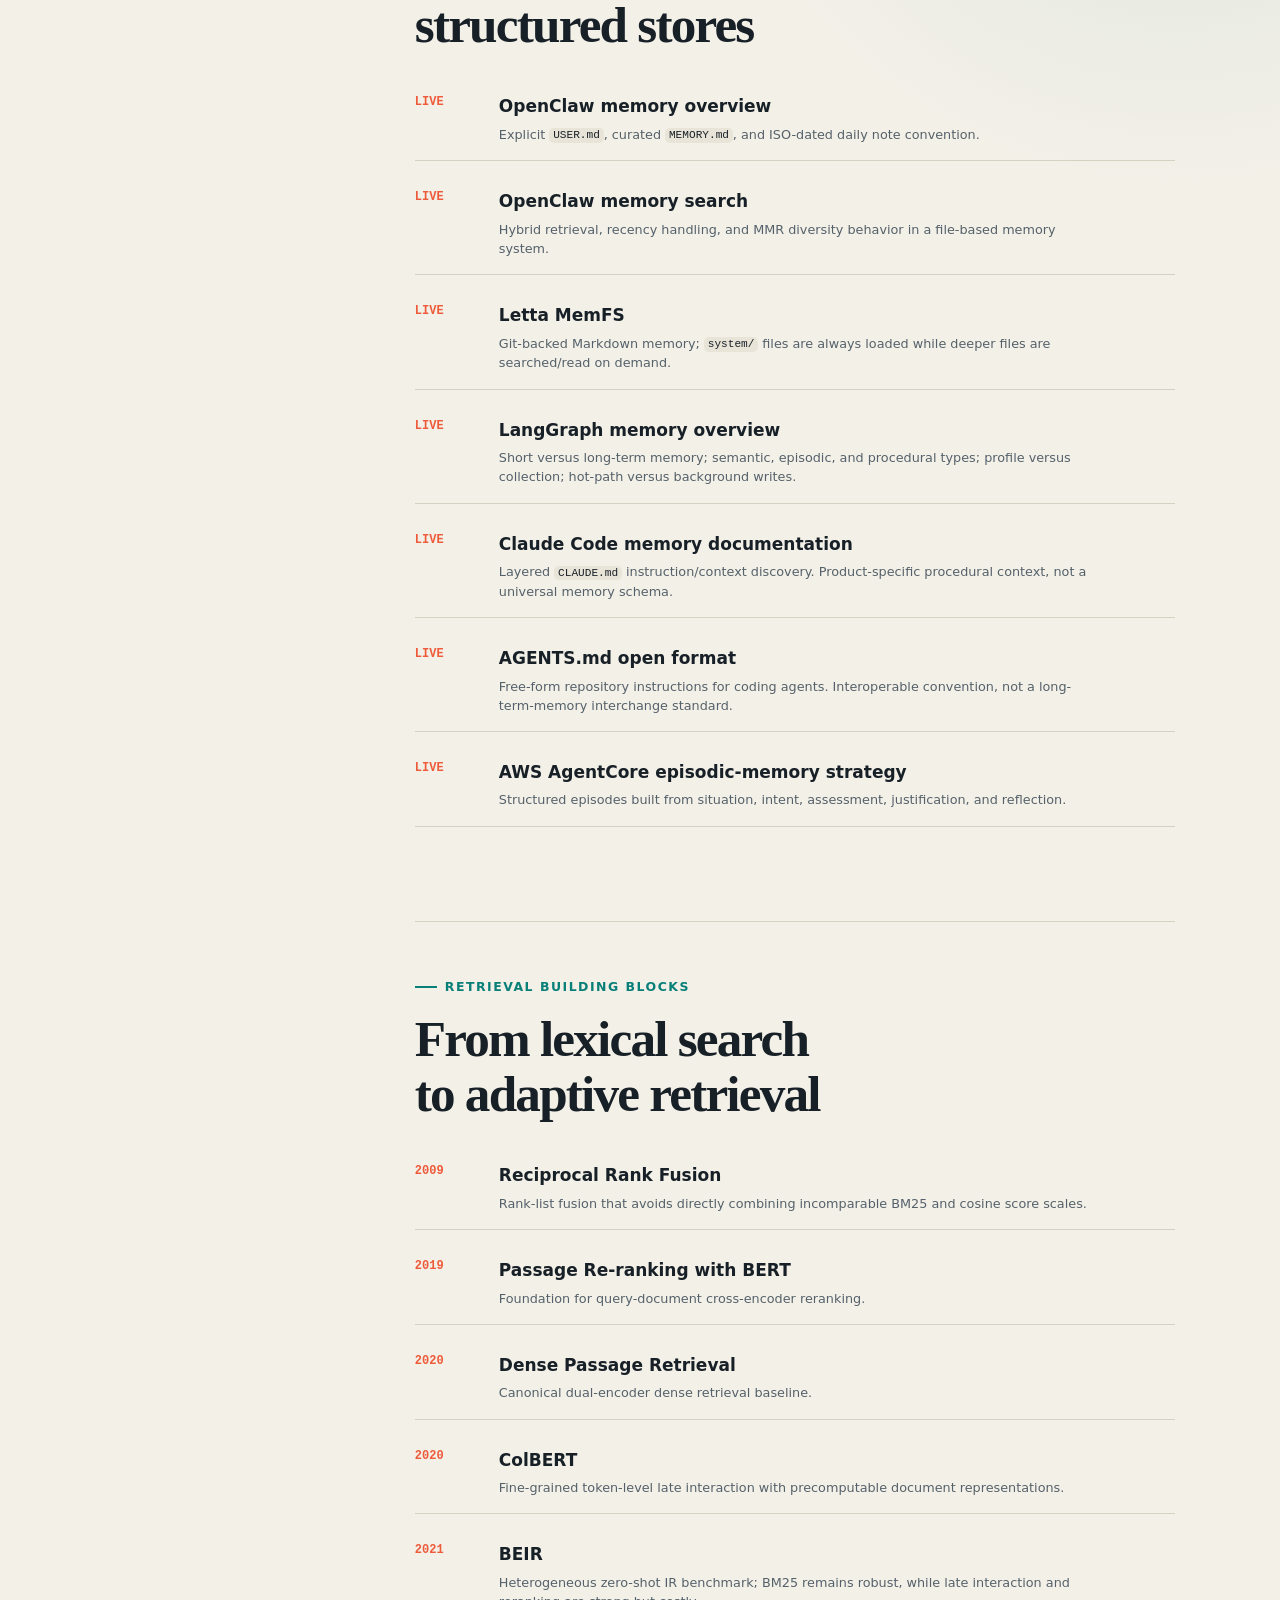
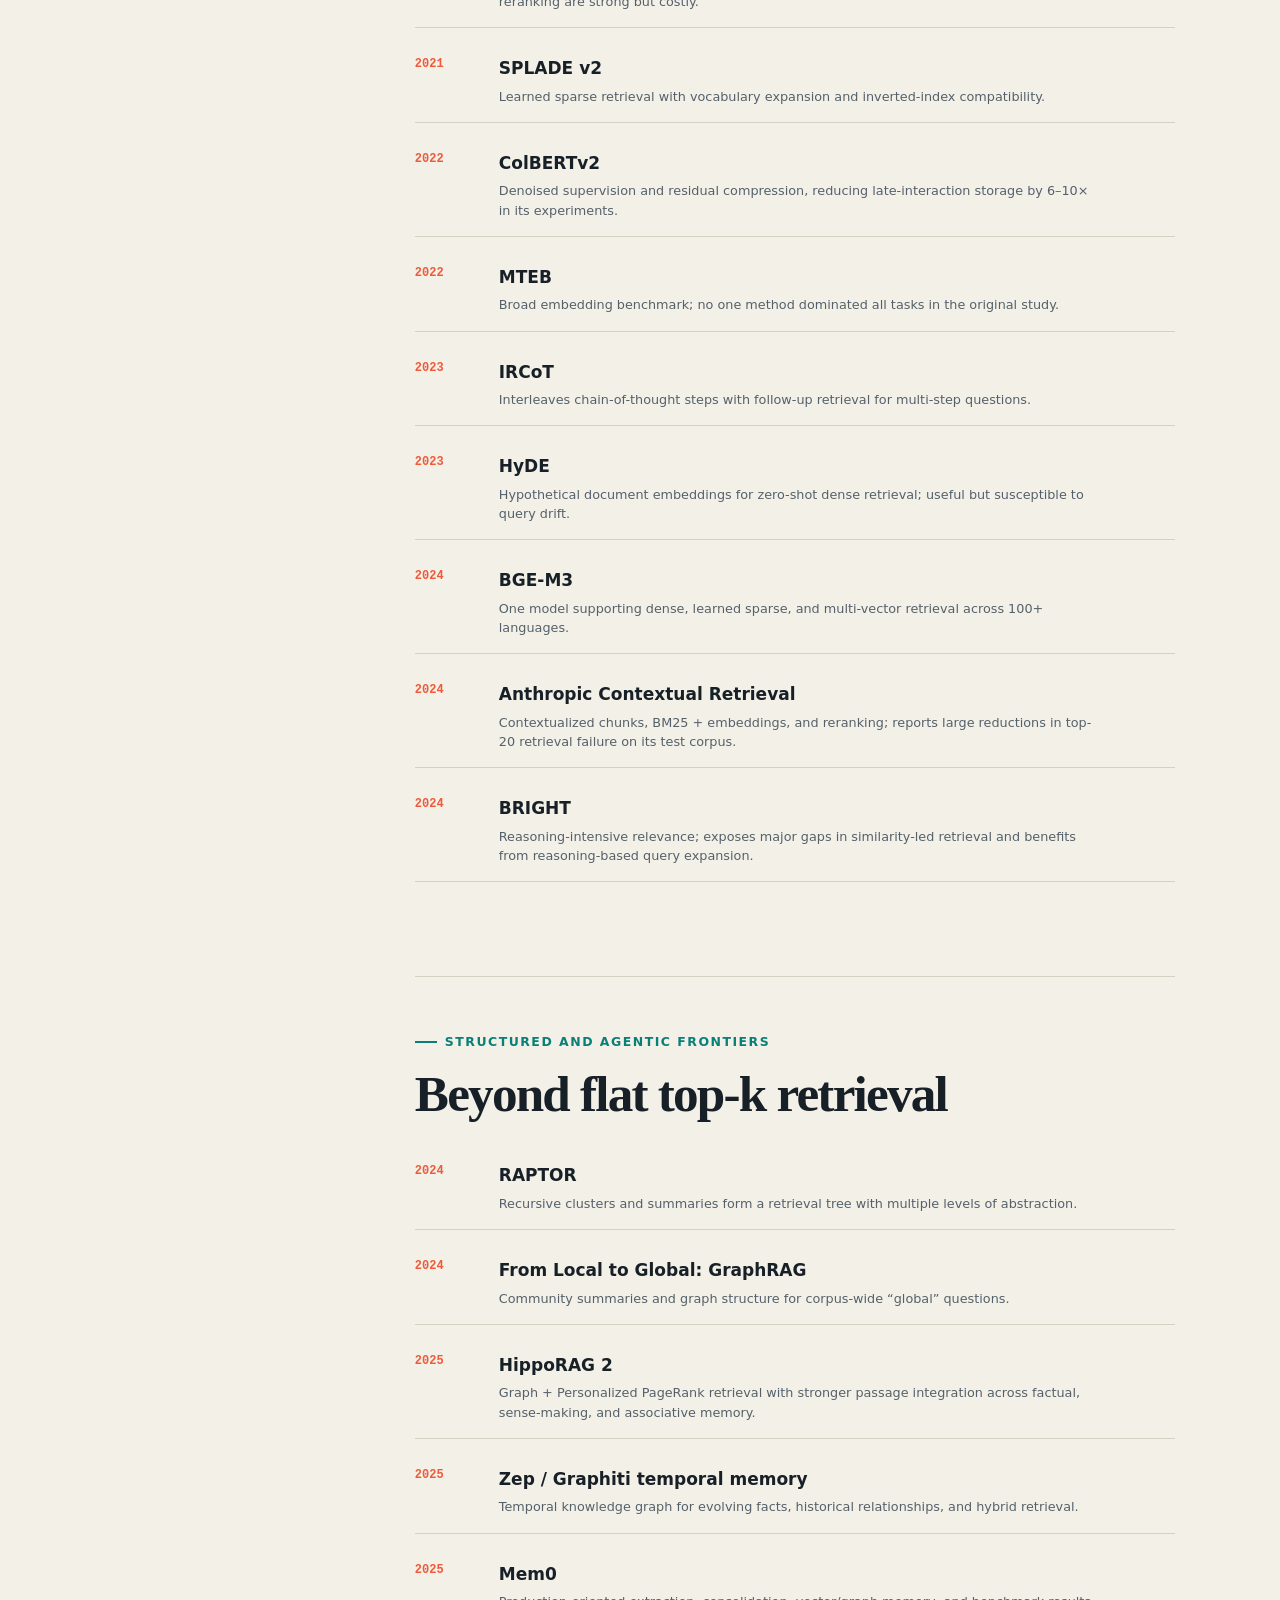
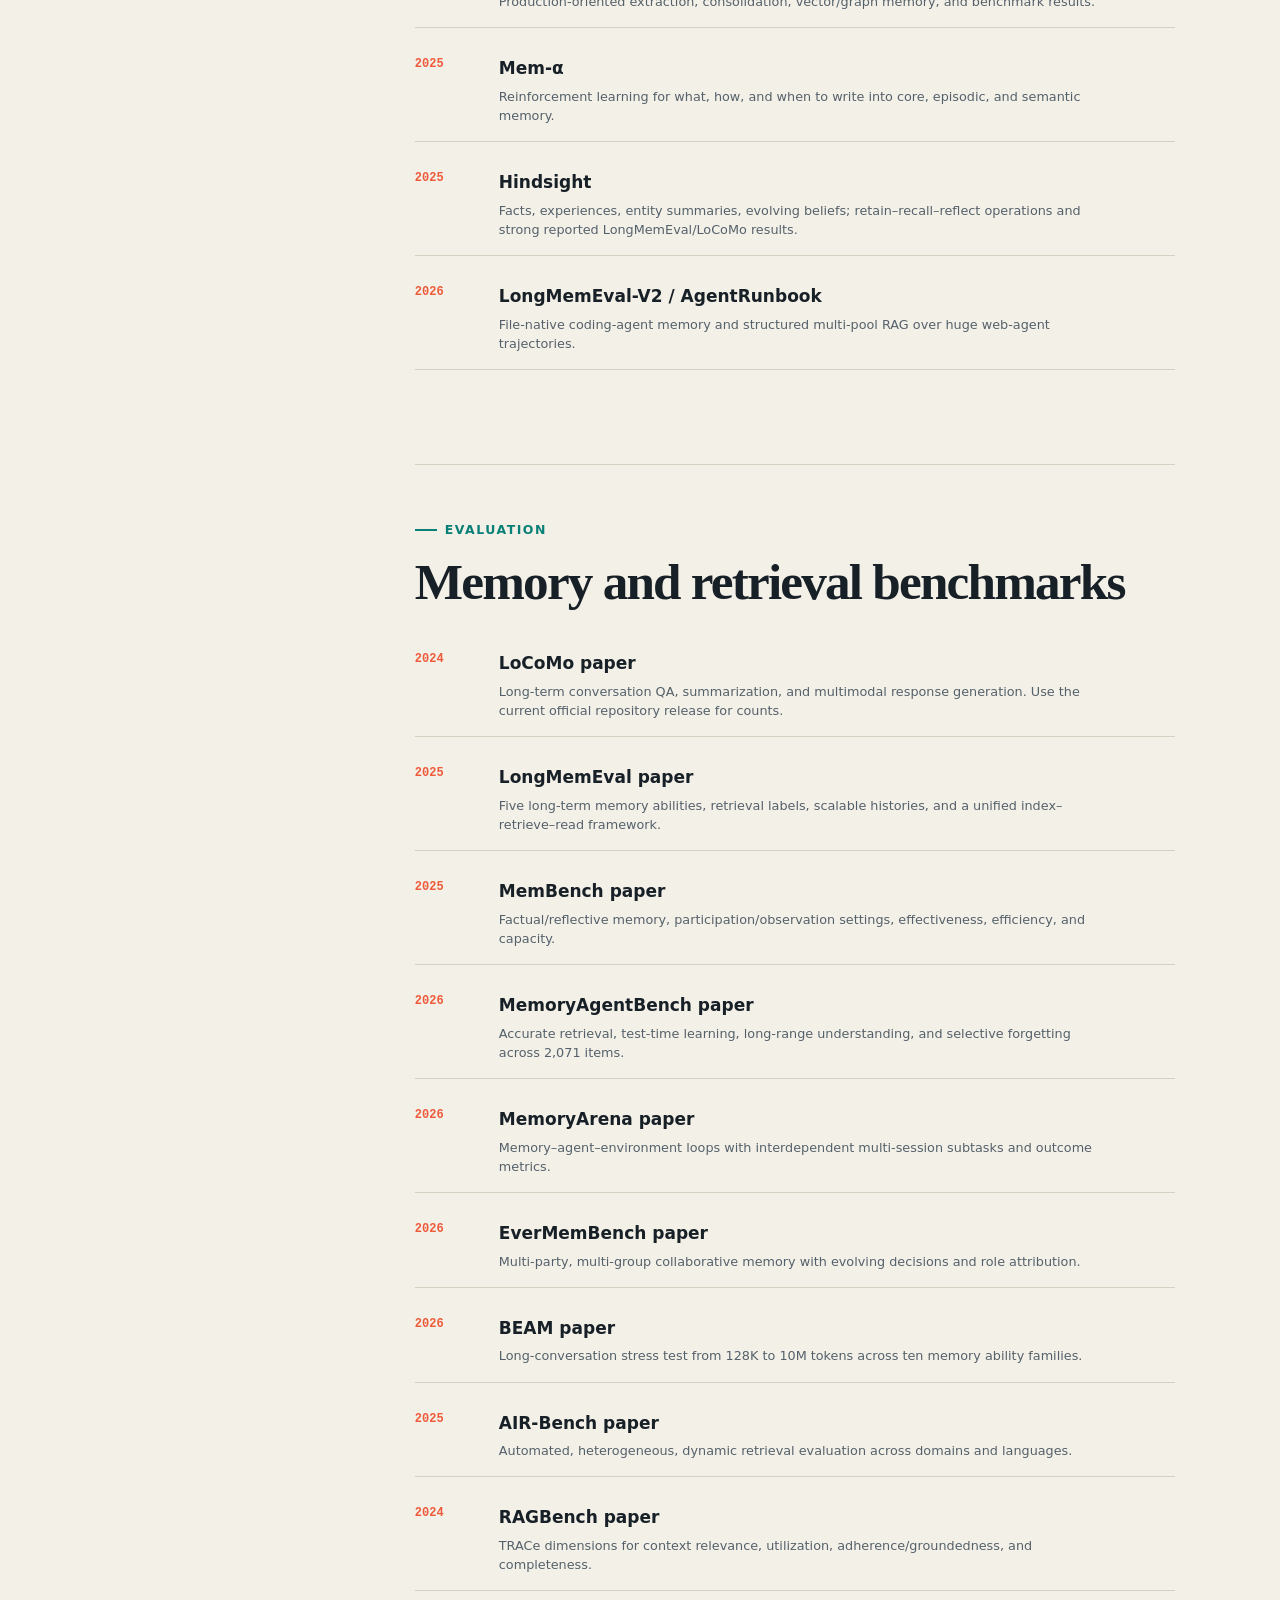
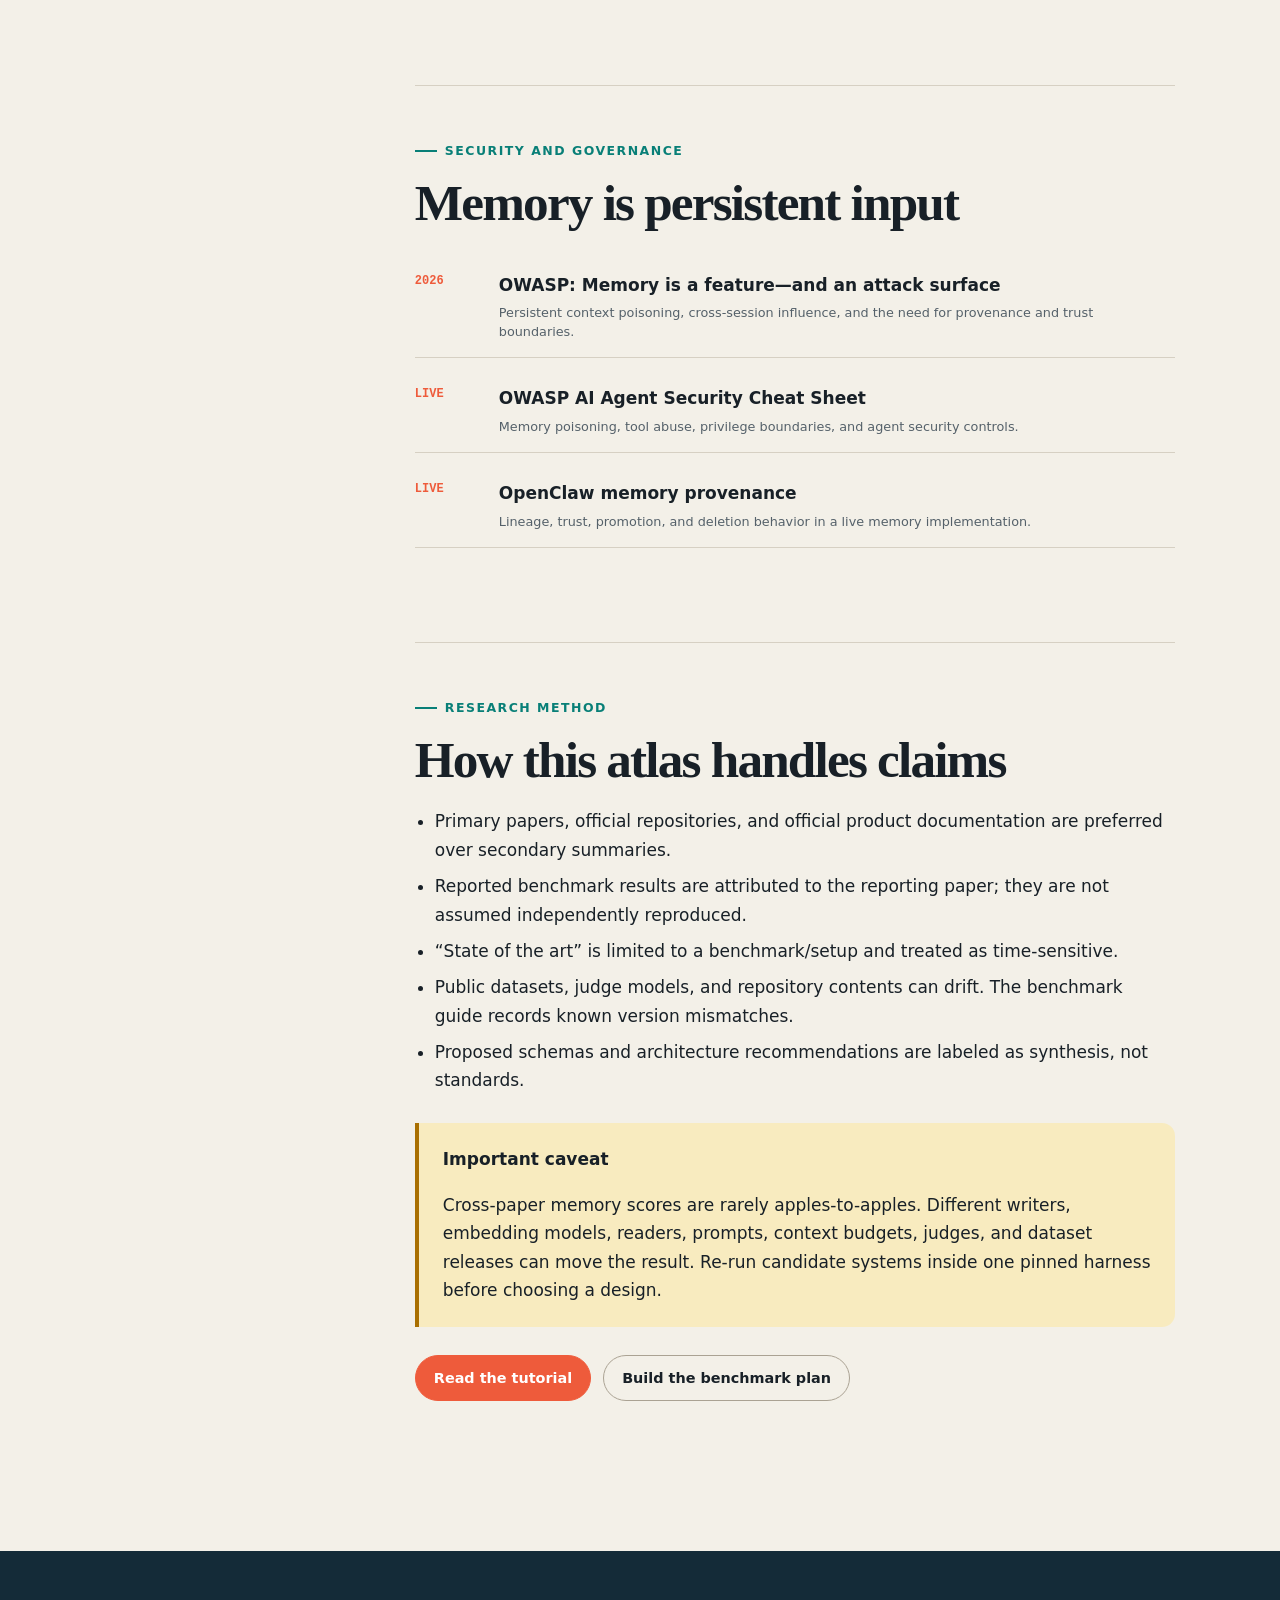
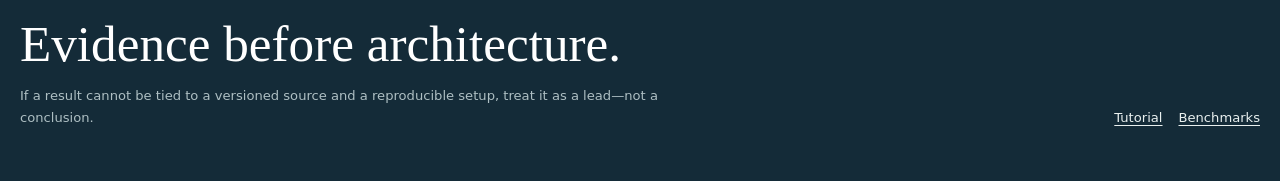
<file: docs/sources.html>
<!doctype html>
<html lang="en">
<head>
  <meta charset="utf-8">
  <meta name="viewport" content="width=device-width, initial-scale=1">
  <meta name="description" content="Primary research papers, official repositories, and official documentation behind the Agentic Memory Atlas.">
  <meta name="theme-color" content="#142b38">
  <title>Source Library · Agentic Memory Atlas</title>
  <link rel="stylesheet" href="styles.css">
  <script src="app.js" defer></script>
</head>
<body>
  <a class="skip-link" href="#main">Skip to the source library</a>
  <div class="progress-line" data-progress aria-hidden="true"></div>
  <header class="site-header">
    <div class="nav-wrap">
      <a class="brand" href="index.html" aria-label="Agentic Memory Atlas home"><span class="brand-mark" aria-hidden="true">M</span><span>Agentic Memory Atlas</span></a>
      <nav class="site-nav" data-site-nav aria-label="Primary navigation">
        <a href="index.html">Tutorial</a><a href="benchmarks.html">Benchmarks</a><a href="sources.html" aria-current="page">Sources</a>
      </nav>
      <div class="nav-tools">
        <button class="icon-button" type="button" data-theme-toggle aria-label="Change color theme">◐</button>
        <button class="menu-button" type="button" data-menu-toggle aria-expanded="false" aria-label="Open navigation">☰</button>
      </div>
    </div>
  </header>

  <main id="main">
    <header class="page-hero">
      <p class="eyebrow">Primary-source library</p>
      <h1>Trace every important claim.</h1>
      <p>Papers, official repositories, and official documentation used to build this guide. Sources were checked on 22 September 2026.</p>
    </header>

    <div class="article-shell">
      <aside class="toc" aria-label="Source groups">
        <p class="toc-label">Source groups</p>
        <a href="#foundations">Foundations</a>
        <a href="#files-docs">Files & frameworks</a>
        <a href="#retrieval">Retrieval methods</a>
        <a href="#frontier-sources">Memory frontiers</a>
        <a href="#benchmark-sources">Benchmarks</a>
        <a href="#security-sources">Security</a>
        <a href="#method">Research method</a>
      </aside>

      <article class="article">
        <section class="article-section" id="foundations">
          <p class="kicker">Foundations</p>
          <h2>Memory, context, and agents</h2>
          <div class="source-list">
            <div class="source-item"><span class="source-year">2023</span><div><a href="https://arxiv.org/abs/2304.03442">Generative Agents: Interactive Simulacra of Human Behavior</a><p>Memory stream, relevance + recency + importance retrieval, reflection, and planning. Influential architecture—not a universal ranking formula.</p></div></div>
            <div class="source-item"><span class="source-year">2024</span><div><a href="https://arxiv.org/abs/2309.02427">CoALA: Cognitive Architectures for Language Agents</a><p>Working, episodic, semantic, and procedural memory taxonomy; decision procedures and memory operations.</p></div></div>
            <div class="source-item"><span class="source-year">2024</span><div><a href="https://arxiv.org/abs/2310.08560">MemGPT: Towards LLMs as Operating Systems</a><p>Hierarchical memory and explicit context paging between constrained working context and external storage.</p></div></div>
            <div class="source-item"><span class="source-year">2024</span><div><a href="https://arxiv.org/abs/2307.03172">Lost in the Middle</a><p>Evidence use varies with position inside long prompts; context capacity does not guarantee robust context utilization.</p></div></div>
            <div class="source-item"><span class="source-year">2024</span><div><a href="https://arxiv.org/abs/2404.06654">RULER</a><p>Long-context evaluation beyond a single needle, including multi-hop tracing and aggregation.</p></div></div>
            <div class="source-item"><span class="source-year">2024</span><div><a href="https://arxiv.org/abs/2407.16833">Retrieval-Augmented Generation or Long-Context LLMs?</a><p>Controlled comparison: long context can win on average quality when resourced; RAG has a large cost advantage; routing is useful.</p></div></div>
          </div>
        </section>

        <section class="article-section" id="files-docs">
          <p class="kicker">Official documentation</p>
          <h2>File conventions and structured stores</h2>
          <div class="source-list">
            <div class="source-item"><span class="source-year">LIVE</span><div><a href="https://docs.openclaw.ai/concepts/memory">OpenClaw memory overview</a><p>Explicit <code>USER.md</code>, curated <code>MEMORY.md</code>, and ISO-dated daily note convention.</p></div></div>
            <div class="source-item"><span class="source-year">LIVE</span><div><a href="https://docs.openclaw.ai/concepts/memory-search">OpenClaw memory search</a><p>Hybrid retrieval, recency handling, and MMR diversity behavior in a file-based memory system.</p></div></div>
            <div class="source-item"><span class="source-year">LIVE</span><div><a href="https://docs.letta.com/concepts/memfs">Letta MemFS</a><p>Git-backed Markdown memory; <code>system/</code> files are always loaded while deeper files are searched/read on demand.</p></div></div>
            <div class="source-item"><span class="source-year">LIVE</span><div><a href="https://docs.langchain.com/oss/python/concepts/memory">LangGraph memory overview</a><p>Short versus long-term memory; semantic, episodic, and procedural types; profile versus collection; hot-path versus background writes.</p></div></div>
            <div class="source-item"><span class="source-year">LIVE</span><div><a href="https://docs.anthropic.com/en/docs/claude-code/memory">Claude Code memory documentation</a><p>Layered <code>CLAUDE.md</code> instruction/context discovery. Product-specific procedural context, not a universal memory schema.</p></div></div>
            <div class="source-item"><span class="source-year">LIVE</span><div><a href="https://agents.md/">AGENTS.md open format</a><p>Free-form repository instructions for coding agents. Interoperable convention, not a long-term-memory interchange standard.</p></div></div>
            <div class="source-item"><span class="source-year">LIVE</span><div><a href="https://docs.aws.amazon.com/bedrock-agentcore/latest/devguide/episodic-memory-strategy.html">AWS AgentCore episodic-memory strategy</a><p>Structured episodes built from situation, intent, assessment, justification, and reflection.</p></div></div>
          </div>
        </section>

        <section class="article-section" id="retrieval">
          <p class="kicker">Retrieval building blocks</p>
          <h2>From lexical search to adaptive retrieval</h2>
          <div class="source-list">
            <div class="source-item"><span class="source-year">2009</span><div><a href="https://doi.org/10.1145/1571941.1572114">Reciprocal Rank Fusion</a><p>Rank-list fusion that avoids directly combining incomparable BM25 and cosine score scales.</p></div></div>
            <div class="source-item"><span class="source-year">2019</span><div><a href="https://arxiv.org/abs/1901.04085">Passage Re-ranking with BERT</a><p>Foundation for query-document cross-encoder reranking.</p></div></div>
            <div class="source-item"><span class="source-year">2020</span><div><a href="https://arxiv.org/abs/2004.04906">Dense Passage Retrieval</a><p>Canonical dual-encoder dense retrieval baseline.</p></div></div>
            <div class="source-item"><span class="source-year">2020</span><div><a href="https://arxiv.org/abs/2004.12832">ColBERT</a><p>Fine-grained token-level late interaction with precomputable document representations.</p></div></div>
            <div class="source-item"><span class="source-year">2021</span><div><a href="https://arxiv.org/abs/2104.08663">BEIR</a><p>Heterogeneous zero-shot IR benchmark; BM25 remains robust, while late interaction and reranking are strong but costly.</p></div></div>
            <div class="source-item"><span class="source-year">2021</span><div><a href="https://arxiv.org/abs/2109.10086">SPLADE v2</a><p>Learned sparse retrieval with vocabulary expansion and inverted-index compatibility.</p></div></div>
            <div class="source-item"><span class="source-year">2022</span><div><a href="https://arxiv.org/abs/2112.01488">ColBERTv2</a><p>Denoised supervision and residual compression, reducing late-interaction storage by 6–10× in its experiments.</p></div></div>
            <div class="source-item"><span class="source-year">2022</span><div><a href="https://arxiv.org/abs/2210.07316">MTEB</a><p>Broad embedding benchmark; no one method dominated all tasks in the original study.</p></div></div>
            <div class="source-item"><span class="source-year">2023</span><div><a href="https://arxiv.org/abs/2212.10509">IRCoT</a><p>Interleaves chain-of-thought steps with follow-up retrieval for multi-step questions.</p></div></div>
            <div class="source-item"><span class="source-year">2023</span><div><a href="https://arxiv.org/abs/2212.10496">HyDE</a><p>Hypothetical document embeddings for zero-shot dense retrieval; useful but susceptible to query drift.</p></div></div>
            <div class="source-item"><span class="source-year">2024</span><div><a href="https://arxiv.org/abs/2402.03216">BGE-M3</a><p>One model supporting dense, learned sparse, and multi-vector retrieval across 100+ languages.</p></div></div>
            <div class="source-item"><span class="source-year">2024</span><div><a href="https://www.anthropic.com/engineering/contextual-retrieval">Anthropic Contextual Retrieval</a><p>Contextualized chunks, BM25 + embeddings, and reranking; reports large reductions in top-20 retrieval failure on its test corpus.</p></div></div>
            <div class="source-item"><span class="source-year">2024</span><div><a href="https://arxiv.org/abs/2407.12883">BRIGHT</a><p>Reasoning-intensive relevance; exposes major gaps in similarity-led retrieval and benefits from reasoning-based query expansion.</p></div></div>
          </div>
        </section>

        <section class="article-section" id="frontier-sources">
          <p class="kicker">Structured and agentic frontiers</p>
          <h2>Beyond flat top-k retrieval</h2>
          <div class="source-list">
            <div class="source-item"><span class="source-year">2024</span><div><a href="https://arxiv.org/abs/2401.18059">RAPTOR</a><p>Recursive clusters and summaries form a retrieval tree with multiple levels of abstraction.</p></div></div>
            <div class="source-item"><span class="source-year">2024</span><div><a href="https://arxiv.org/abs/2404.16130">From Local to Global: GraphRAG</a><p>Community summaries and graph structure for corpus-wide “global” questions.</p></div></div>
            <div class="source-item"><span class="source-year">2025</span><div><a href="https://arxiv.org/abs/2502.14802">HippoRAG 2</a><p>Graph + Personalized PageRank retrieval with stronger passage integration across factual, sense-making, and associative memory.</p></div></div>
            <div class="source-item"><span class="source-year">2025</span><div><a href="https://arxiv.org/abs/2501.13956">Zep / Graphiti temporal memory</a><p>Temporal knowledge graph for evolving facts, historical relationships, and hybrid retrieval.</p></div></div>
            <div class="source-item"><span class="source-year">2025</span><div><a href="https://arxiv.org/abs/2504.19413">Mem0</a><p>Production-oriented extraction, consolidation, vector/graph memory, and benchmark results.</p></div></div>
            <div class="source-item"><span class="source-year">2025</span><div><a href="https://arxiv.org/abs/2509.25911">Mem-α</a><p>Reinforcement learning for what, how, and when to write into core, episodic, and semantic memory.</p></div></div>
            <div class="source-item"><span class="source-year">2025</span><div><a href="https://arxiv.org/abs/2512.12818">Hindsight</a><p>Facts, experiences, entity summaries, evolving beliefs; retain–recall–reflect operations and strong reported LongMemEval/LoCoMo results.</p></div></div>
            <div class="source-item"><span class="source-year">2026</span><div><a href="https://arxiv.org/abs/2605.12493">LongMemEval-V2 / AgentRunbook</a><p>File-native coding-agent memory and structured multi-pool RAG over huge web-agent trajectories.</p></div></div>
          </div>
        </section>

        <section class="article-section" id="benchmark-sources">
          <p class="kicker">Evaluation</p>
          <h2>Memory and retrieval benchmarks</h2>
          <div class="source-list">
            <div class="source-item"><span class="source-year">2024</span><div><a href="https://aclanthology.org/2024.acl-long.747/">LoCoMo paper</a><p>Long-term conversation QA, summarization, and multimodal response generation. Use the current official repository release for counts.</p></div></div>
            <div class="source-item"><span class="source-year">2025</span><div><a href="https://arxiv.org/abs/2410.10813">LongMemEval paper</a><p>Five long-term memory abilities, retrieval labels, scalable histories, and a unified index–retrieve–read framework.</p></div></div>
            <div class="source-item"><span class="source-year">2025</span><div><a href="https://aclanthology.org/2025.findings-acl.989/">MemBench paper</a><p>Factual/reflective memory, participation/observation settings, effectiveness, efficiency, and capacity.</p></div></div>
            <div class="source-item"><span class="source-year">2026</span><div><a href="https://arxiv.org/abs/2507.05257">MemoryAgentBench paper</a><p>Accurate retrieval, test-time learning, long-range understanding, and selective forgetting across 2,071 items.</p></div></div>
            <div class="source-item"><span class="source-year">2026</span><div><a href="https://arxiv.org/abs/2602.16313">MemoryArena paper</a><p>Memory–agent–environment loops with interdependent multi-session subtasks and outcome metrics.</p></div></div>
            <div class="source-item"><span class="source-year">2026</span><div><a href="https://arxiv.org/abs/2602.01313">EverMemBench paper</a><p>Multi-party, multi-group collaborative memory with evolving decisions and role attribution.</p></div></div>
            <div class="source-item"><span class="source-year">2026</span><div><a href="https://arxiv.org/abs/2510.27246">BEAM paper</a><p>Long-conversation stress test from 128K to 10M tokens across ten memory ability families.</p></div></div>
            <div class="source-item"><span class="source-year">2025</span><div><a href="https://arxiv.org/abs/2412.13102">AIR-Bench paper</a><p>Automated, heterogeneous, dynamic retrieval evaluation across domains and languages.</p></div></div>
            <div class="source-item"><span class="source-year">2024</span><div><a href="https://arxiv.org/abs/2407.11005">RAGBench paper</a><p>TRACe dimensions for context relevance, utilization, adherence/groundedness, and completeness.</p></div></div>
          </div>
        </section>

        <section class="article-section" id="security-sources">
          <p class="kicker">Security and governance</p>
          <h2>Memory is persistent input</h2>
          <div class="source-list">
            <div class="source-item"><span class="source-year">2026</span><div><a href="https://genai.owasp.org/2026/05/13/memory-is-a-feature-it-is-also-an-attack-surface/">OWASP: Memory is a feature—and an attack surface</a><p>Persistent context poisoning, cross-session influence, and the need for provenance and trust boundaries.</p></div></div>
            <div class="source-item"><span class="source-year">LIVE</span><div><a href="https://cheatsheetseries.owasp.org/cheatsheets/AI_Agent_Security_Cheat_Sheet.html">OWASP AI Agent Security Cheat Sheet</a><p>Memory poisoning, tool abuse, privilege boundaries, and agent security controls.</p></div></div>
            <div class="source-item"><span class="source-year">LIVE</span><div><a href="https://docs.openclaw.ai/concepts/memory-provenance">OpenClaw memory provenance</a><p>Lineage, trust, promotion, and deletion behavior in a live memory implementation.</p></div></div>
          </div>
        </section>

        <section class="article-section" id="method">
          <p class="kicker">Research method</p>
          <h2>How this atlas handles claims</h2>
          <ul>
            <li>Primary papers, official repositories, and official product documentation are preferred over secondary summaries.</li>
            <li>Reported benchmark results are attributed to the reporting paper; they are not assumed independently reproduced.</li>
            <li>“State of the art” is limited to a benchmark/setup and treated as time-sensitive.</li>
            <li>Public datasets, judge models, and repository contents can drift. The benchmark guide records known version mismatches.</li>
            <li>Proposed schemas and architecture recommendations are labeled as synthesis, not standards.</li>
          </ul>
          <div class="callout gold">
            <strong>Important caveat</strong>
            <p>Cross-paper memory scores are rarely apples-to-apples. Different writers, embedding models, readers, prompts, context budgets, judges, and dataset releases can move the result. Re-run candidate systems inside one pinned harness before choosing a design.</p>
          </div>
          <div class="inline-actions"><a class="button primary" href="index.html">Read the tutorial</a><a class="button" href="benchmarks.html">Build the benchmark plan</a></div>
        </section>
      </article>
    </div>
  </main>

  <footer class="site-footer">
    <div class="footer-inner">
      <div><p class="footer-title">Evidence before architecture.</p><p class="footer-note">If a result cannot be tied to a versioned source and a reproducible setup, treat it as a lead—not a conclusion.</p></div>
      <nav class="footer-links" aria-label="Footer navigation"><a href="index.html">Tutorial</a><a href="benchmarks.html">Benchmarks</a></nav>
    </div>
  </footer>
</body>
</html>
</file>
<file: docs/styles.css>
:root {
  color-scheme: light;
  --bg: #f3f0e8;
  --bg-soft: #e9e4d8;
  --surface: #fffdf8;
  --surface-strong: #ffffff;
  --ink: #182027;
  --ink-soft: #55616a;
  --line: #d6d0c3;
  --line-strong: #aaa293;
  --accent: #ee5b3b;
  --accent-soft: #fee1d8;
  --teal: #087f77;
  --teal-soft: #d8efeb;
  --blue: #426fe7;
  --blue-soft: #e3eaff;
  --gold: #a96f00;
  --gold-soft: #f8ebbf;
  --navy: #142b38;
  --lime: #d8f070;
  --shadow: 0 18px 60px rgba(34, 39, 43, 0.1);
  --shadow-small: 0 8px 24px rgba(34, 39, 43, 0.08);
  --radius-xl: 30px;
  --radius-lg: 20px;
  --radius-md: 13px;
  --page: 1240px;
  --reading: 760px;
  --sans: Inter, ui-sans-serif, system-ui, -apple-system, BlinkMacSystemFont, "Segoe UI", sans-serif;
  --serif: Iowan Old Style, Palatino Linotype, Book Antiqua, Palatino, Georgia, serif;
  --mono: "SFMono-Regular", Consolas, "Liberation Mono", Menlo, monospace;
}

[data-theme="dark"] {
  color-scheme: dark;
  --bg: #101719;
  --bg-soft: #172124;
  --surface: #182225;
  --surface-strong: #1e2a2e;
  --ink: #f1eee6;
  --ink-soft: #aebbbd;
  --line: #334247;
  --line-strong: #536267;
  --accent: #ff795c;
  --accent-soft: #4a2722;
  --teal: #59c7bb;
  --teal-soft: #193c3a;
  --blue: #82a2ff;
  --blue-soft: #243358;
  --gold: #e8b44d;
  --gold-soft: #493b20;
  --navy: #0b1316;
  --lime: #d8f070;
  --shadow: 0 18px 60px rgba(0, 0, 0, 0.28);
  --shadow-small: 0 8px 24px rgba(0, 0, 0, 0.2);
}

* {
  box-sizing: border-box;
}

html {
  scroll-behavior: smooth;
  scroll-padding-top: 92px;
}

body {
  margin: 0;
  background:
    radial-gradient(circle at 8% 2%, color-mix(in srgb, var(--accent) 9%, transparent), transparent 28rem),
    radial-gradient(circle at 92% 16%, color-mix(in srgb, var(--teal) 10%, transparent), transparent 30rem),
    var(--bg);
  color: var(--ink);
  font-family: var(--sans);
  font-size: 17px;
  line-height: 1.68;
  text-rendering: optimizeLegibility;
}

body::before {
  position: fixed;
  inset: 0;
  z-index: -1;
  background-image: url("data:image/svg+xml,%3Csvg viewBox='0 0 180 180' xmlns='http://www.w3.org/2000/svg'%3E%3Cfilter id='n'%3E%3CfeTurbulence type='fractalNoise' baseFrequency='.9' numOctaves='2' stitchTiles='stitch'/%3E%3C/filter%3E%3Crect width='100%25' height='100%25' filter='url(%23n)' opacity='.03'/%3E%3C/svg%3E");
  content: "";
  pointer-events: none;
}

a {
  color: var(--teal);
  text-decoration-thickness: 1px;
  text-underline-offset: 3px;
}

a:hover {
  color: var(--accent);
}

button,
input,
select {
  font: inherit;
}

button,
.button {
  -webkit-tap-highlight-color: transparent;
}

button:focus-visible,
a:focus-visible,
input:focus-visible,
select:focus-visible {
  outline: 3px solid color-mix(in srgb, var(--blue) 75%, transparent);
  outline-offset: 3px;
}

img,
svg {
  max-width: 100%;
}

.skip-link {
  position: fixed;
  top: 8px;
  left: 8px;
  z-index: 100;
  padding: 10px 14px;
  border-radius: 8px;
  background: var(--ink);
  color: var(--bg);
  transform: translateY(-160%);
}

.skip-link:focus {
  transform: translateY(0);
}

.progress-line {
  position: fixed;
  top: 0;
  left: 0;
  z-index: 90;
  width: 0;
  height: 3px;
  background: linear-gradient(90deg, var(--accent), var(--teal));
}

.site-header {
  position: sticky;
  top: 0;
  z-index: 80;
  border-bottom: 1px solid color-mix(in srgb, var(--line) 70%, transparent);
  background: color-mix(in srgb, var(--bg) 88%, transparent);
  backdrop-filter: blur(18px);
}

.nav-wrap {
  display: flex;
  align-items: center;
  justify-content: space-between;
  width: min(calc(100% - 36px), var(--page));
  min-height: 72px;
  margin: 0 auto;
  gap: 24px;
}

.brand {
  display: inline-flex;
  align-items: center;
  gap: 11px;
  color: var(--ink);
  font-size: 0.98rem;
  font-weight: 760;
  letter-spacing: -0.01em;
  text-decoration: none;
}

.brand-mark {
  display: grid;
  width: 34px;
  height: 34px;
  place-items: center;
  border: 1px solid color-mix(in srgb, var(--teal) 38%, var(--line));
  border-radius: 50%;
  background: var(--teal-soft);
  color: var(--teal);
  font-family: var(--serif);
  font-size: 1.35rem;
}

.site-nav {
  display: flex;
  align-items: center;
  gap: 4px;
}

.site-nav a {
  padding: 8px 12px;
  border-radius: 999px;
  color: var(--ink-soft);
  font-size: 0.88rem;
  font-weight: 650;
  text-decoration: none;
}

.site-nav a:hover,
.site-nav a[aria-current="page"] {
  background: var(--surface);
  color: var(--ink);
}

.nav-tools {
  display: flex;
  align-items: center;
  gap: 8px;
}

.icon-button,
.menu-button {
  display: grid;
  width: 42px;
  height: 42px;
  place-items: center;
  border: 1px solid var(--line);
  border-radius: 50%;
  background: var(--surface);
  color: var(--ink);
  cursor: pointer;
}

.menu-button {
  display: none;
}

.hero {
  width: min(calc(100% - 36px), var(--page));
  margin: 0 auto;
  padding: 82px 0 64px;
}

.hero-grid {
  display: grid;
  grid-template-columns: minmax(0, 1.15fr) minmax(340px, 0.85fr);
  align-items: center;
  gap: clamp(40px, 7vw, 100px);
}

.eyebrow,
.kicker {
  display: inline-flex;
  align-items: center;
  gap: 8px;
  margin: 0 0 16px;
  color: var(--teal);
  font-size: 0.78rem;
  font-weight: 800;
  letter-spacing: 0.12em;
  line-height: 1.3;
  text-transform: uppercase;
}

.eyebrow::before,
.kicker::before {
  width: 22px;
  height: 2px;
  background: currentColor;
  content: "";
}

h1,
h2,
h3,
h4 {
  margin-top: 0;
  color: var(--ink);
  line-height: 1.08;
  text-wrap: balance;
}

h1,
h2 {
  font-family: var(--serif);
  font-weight: 600;
  letter-spacing: -0.035em;
}

h1 {
  max-width: 820px;
  margin-bottom: 24px;
  font-size: clamp(3.1rem, 7vw, 6.6rem);
}

h2 {
  margin-bottom: 20px;
  font-size: clamp(2.2rem, 4vw, 3.65rem);
}

h3 {
  margin-bottom: 12px;
  font-size: clamp(1.22rem, 2vw, 1.55rem);
  letter-spacing: -0.02em;
}

h4 {
  margin-bottom: 8px;
  font-size: 1rem;
}

.hero-deck {
  max-width: 730px;
  margin: 0 0 30px;
  color: var(--ink-soft);
  font-size: clamp(1.05rem, 2vw, 1.28rem);
  line-height: 1.65;
}

.hero-actions,
.inline-actions {
  display: flex;
  flex-wrap: wrap;
  gap: 12px;
}

.button {
  display: inline-flex;
  min-height: 46px;
  align-items: center;
  justify-content: center;
  padding: 10px 18px;
  border: 1px solid var(--line-strong);
  border-radius: 999px;
  color: var(--ink);
  font-size: 0.9rem;
  font-weight: 750;
  text-decoration: none;
  transition: transform 160ms ease, box-shadow 160ms ease, background 160ms ease;
}

.button:hover {
  color: var(--ink);
  box-shadow: var(--shadow-small);
  transform: translateY(-2px);
}

.button.primary {
  border-color: var(--accent);
  background: var(--accent);
  color: #fff;
}

.button.primary:hover {
  color: #fff;
}

.button.dark {
  border-color: var(--navy);
  background: var(--navy);
  color: #fff;
}

.hero-visual {
  position: relative;
  min-height: 520px;
}

.orbit {
  position: absolute;
  inset: 0;
  display: grid;
  place-items: center;
}

.orbit::before,
.orbit::after {
  position: absolute;
  border: 1px dashed color-mix(in srgb, var(--teal) 38%, var(--line));
  border-radius: 50%;
  content: "";
}

.orbit::before {
  width: min(100%, 430px);
  aspect-ratio: 1;
}

.orbit::after {
  width: min(72%, 305px);
  aspect-ratio: 1;
}

.memory-core {
  position: relative;
  z-index: 2;
  display: grid;
  width: 172px;
  aspect-ratio: 1;
  place-items: center;
  padding: 22px;
  border-radius: 50%;
  background: var(--navy);
  box-shadow: 0 28px 70px color-mix(in srgb, var(--navy) 30%, transparent);
  color: white;
  text-align: center;
}

.memory-core strong {
  display: block;
  font-family: var(--serif);
  font-size: 1.45rem;
  line-height: 1.15;
}

.memory-core span {
  display: block;
  margin-top: 5px;
  color: #c9d6dc;
  font-size: 0.72rem;
  line-height: 1.35;
}

.orbit-card {
  position: absolute;
  z-index: 3;
  width: 150px;
  padding: 14px 15px;
  border: 1px solid var(--line);
  border-radius: var(--radius-md);
  background: color-mix(in srgb, var(--surface) 94%, transparent);
  box-shadow: var(--shadow-small);
  backdrop-filter: blur(10px);
}

.orbit-card b {
  display: block;
  margin-bottom: 3px;
  font-size: 0.88rem;
}

.orbit-card span {
  color: var(--ink-soft);
  font-size: 0.74rem;
  line-height: 1.35;
}

.orbit-card.semantic { top: 4%; right: 9%; }
.orbit-card.episodic { top: 24%; left: 0; }
.orbit-card.procedural { right: 0; bottom: 14%; }
.orbit-card.evidence { bottom: 2%; left: 11%; }

.pulse-dot {
  position: absolute;
  z-index: 4;
  width: 12px;
  height: 12px;
  border: 3px solid var(--bg);
  border-radius: 50%;
  background: var(--accent);
}

.pulse-dot.one { top: 19%; left: 47%; }
.pulse-dot.two { right: 21%; bottom: 38%; background: var(--teal); }
.pulse-dot.three { bottom: 18%; left: 29%; background: var(--gold); }

.snapshot {
  display: grid;
  grid-template-columns: repeat(3, 1fr);
  width: min(calc(100% - 36px), var(--page));
  margin: 0 auto 74px;
  border: 1px solid var(--line);
  border-radius: var(--radius-xl);
  overflow: hidden;
  background: var(--surface);
  box-shadow: var(--shadow-small);
}

.snapshot-item {
  min-height: 168px;
  padding: 28px;
  border-right: 1px solid var(--line);
}

.snapshot-item:last-child {
  border-right: 0;
}

.snapshot-number {
  display: block;
  margin-bottom: 12px;
  color: var(--accent);
  font-family: var(--serif);
  font-size: 2.25rem;
  line-height: 1;
}

.snapshot-item strong {
  display: block;
  margin-bottom: 7px;
  font-size: 1rem;
}

.snapshot-item p {
  margin: 0;
  color: var(--ink-soft);
  font-size: 0.86rem;
  line-height: 1.55;
}

.article-shell {
  display: grid;
  grid-template-columns: 220px minmax(0, var(--reading));
  justify-content: center;
  width: min(calc(100% - 36px), var(--page));
  margin: 0 auto;
  gap: clamp(48px, 7vw, 96px);
}

.toc {
  position: sticky;
  top: 104px;
  align-self: start;
  max-height: calc(100vh - 126px);
  overflow-y: auto;
}

.toc-label {
  margin: 0 0 12px;
  color: var(--ink-soft);
  font-size: 0.69rem;
  font-weight: 800;
  letter-spacing: 0.12em;
  text-transform: uppercase;
}

.toc a {
  display: block;
  padding: 7px 10px;
  border-left: 2px solid var(--line);
  color: var(--ink-soft);
  font-size: 0.78rem;
  line-height: 1.4;
  text-decoration: none;
}

.toc a:hover,
.toc a.is-active {
  border-left-color: var(--accent);
  color: var(--ink);
}

.article {
  min-width: 0;
}

.article-section {
  padding: 46px 0 70px;
  border-top: 1px solid var(--line);
}

.article-section:first-child {
  border-top: 0;
}

.section-intro {
  margin: -5px 0 32px;
  color: var(--ink-soft);
  font-size: 1.08rem;
}

.lede {
  color: var(--ink-soft);
  font-size: 1.2rem;
  line-height: 1.65;
}

.article p,
.article li {
  max-width: 74ch;
}

.article strong {
  font-weight: 760;
}

.article ul,
.article ol {
  padding-left: 1.25rem;
}

.article li + li {
  margin-top: 0.48rem;
}

.callout {
  margin: 28px 0;
  padding: 22px 24px;
  border-left: 4px solid var(--accent);
  border-radius: 0 var(--radius-md) var(--radius-md) 0;
  background: var(--accent-soft);
}

.callout.teal {
  border-left-color: var(--teal);
  background: var(--teal-soft);
}

.callout.gold {
  border-left-color: var(--gold);
  background: var(--gold-soft);
}

.callout strong:first-child {
  display: block;
  margin-bottom: 5px;
}

.callout p:last-child,
.callout > :last-child {
  margin-bottom: 0;
}

.card-grid {
  display: grid;
  grid-template-columns: repeat(2, minmax(0, 1fr));
  gap: 16px;
  margin: 26px 0 34px;
}

.card-grid.three {
  grid-template-columns: repeat(3, minmax(0, 1fr));
}

.card {
  padding: 22px;
  border: 1px solid var(--line);
  border-radius: var(--radius-lg);
  background: var(--surface);
  box-shadow: 0 1px 0 color-mix(in srgb, var(--surface-strong) 60%, transparent) inset;
}

.card > :last-child {
  margin-bottom: 0;
}

.card p,
.card li {
  color: var(--ink-soft);
  font-size: 0.9rem;
  line-height: 1.55;
}

.card-icon {
  display: grid;
  width: 40px;
  height: 40px;
  margin-bottom: 18px;
  place-items: center;
  border-radius: 12px;
  background: var(--teal-soft);
  color: var(--teal);
  font-family: var(--mono);
  font-size: 0.76rem;
  font-weight: 800;
}

.card-icon.orange { background: var(--accent-soft); color: var(--accent); }
.card-icon.blue { background: var(--blue-soft); color: var(--blue); }
.card-icon.gold { background: var(--gold-soft); color: var(--gold); }

.badge {
  display: inline-flex;
  align-items: center;
  padding: 4px 9px;
  border-radius: 999px;
  background: var(--bg-soft);
  color: var(--ink-soft);
  font-size: 0.68rem;
  font-weight: 800;
  letter-spacing: 0.05em;
  line-height: 1.4;
  text-transform: uppercase;
}

.badge.teal { background: var(--teal-soft); color: var(--teal); }
.badge.orange { background: var(--accent-soft); color: var(--accent); }
.badge.blue { background: var(--blue-soft); color: var(--blue); }
.badge.gold { background: var(--gold-soft); color: var(--gold); }

.data-table-wrap {
  margin: 28px 0;
  overflow-x: auto;
  border: 1px solid var(--line);
  border-radius: var(--radius-lg);
  background: var(--surface);
}

.data-table {
  width: 100%;
  border-collapse: collapse;
  font-size: 0.84rem;
  line-height: 1.5;
}

.data-table th,
.data-table td {
  padding: 14px 16px;
  border-bottom: 1px solid var(--line);
  text-align: left;
  vertical-align: top;
}

.data-table th {
  background: var(--bg-soft);
  color: var(--ink);
  font-size: 0.7rem;
  font-weight: 800;
  letter-spacing: 0.06em;
  text-transform: uppercase;
}

.data-table tr:last-child td {
  border-bottom: 0;
}

.data-table td:first-child {
  color: var(--ink);
  font-weight: 700;
}

.data-table.compact th,
.data-table.compact td {
  padding: 11px 13px;
}

code {
  padding: 0.12em 0.34em;
  border-radius: 5px;
  background: var(--bg-soft);
  color: var(--ink);
  font-family: var(--mono);
  font-size: 0.87em;
}

.code-block {
  position: relative;
  margin: 26px 0;
}

pre {
  margin: 0;
  overflow-x: auto;
  padding: 22px;
  border: 1px solid #2b414a;
  border-radius: var(--radius-lg);
  background: #10232c;
  color: #e9f0ee;
  font-family: var(--mono);
  font-size: 0.79rem;
  line-height: 1.65;
  tab-size: 2;
}

pre code {
  padding: 0;
  background: transparent;
  color: inherit;
  font-size: inherit;
}

.copy-button {
  position: absolute;
  top: 12px;
  right: 12px;
  padding: 6px 9px;
  border: 1px solid #47606b;
  border-radius: 7px;
  background: #17313c;
  color: #dce9e7;
  font-size: 0.68rem;
  font-weight: 750;
  cursor: pointer;
}

.pipeline {
  display: grid;
  grid-template-columns: repeat(4, 1fr);
  margin: 32px 0;
  gap: 10px;
}

.pipeline-step {
  position: relative;
  min-height: 128px;
  padding: 18px;
  border: 1px solid var(--line);
  border-radius: var(--radius-md);
  background: var(--surface);
}

.pipeline-step:not(:last-child)::after {
  position: absolute;
  top: 50%;
  right: -11px;
  z-index: 2;
  width: 11px;
  height: 2px;
  background: var(--accent);
  content: "";
}

.pipeline-step b {
  display: block;
  margin-bottom: 7px;
  font-size: 0.86rem;
}

.pipeline-step span {
  color: var(--ink-soft);
  font-size: 0.75rem;
  line-height: 1.45;
}

.step-number {
  display: inline-grid;
  width: 25px;
  height: 25px;
  margin-bottom: 16px;
  place-items: center;
  border-radius: 50%;
  background: var(--accent-soft);
  color: var(--accent);
  font-family: var(--mono);
  font-size: 0.68rem;
  font-weight: 800;
}

.comparison {
  display: grid;
  grid-template-columns: repeat(2, minmax(0, 1fr));
  margin: 30px 0;
  overflow: hidden;
  border: 1px solid var(--line);
  border-radius: var(--radius-xl);
  background: var(--surface);
}

.comparison > div {
  padding: 28px;
}

.comparison > div + div {
  border-left: 1px solid var(--line);
}

.comparison ul {
  margin-bottom: 0;
  padding-left: 1rem;
  color: var(--ink-soft);
  font-size: 0.86rem;
}

.lab {
  margin: 34px 0;
  padding: clamp(22px, 4vw, 34px);
  border-radius: var(--radius-xl);
  background: var(--navy);
  box-shadow: var(--shadow);
  color: #eef5f3;
}

.lab h3,
.lab h4 {
  color: #fff;
}

.lab p,
.lab label,
.lab .help {
  color: #b9c8cc;
}

.lab-head {
  display: flex;
  align-items: start;
  justify-content: space-between;
  margin-bottom: 24px;
  gap: 20px;
}

.lab-head p {
  max-width: 54ch;
  margin: 0;
  font-size: 0.86rem;
}

.lab-grid {
  display: grid;
  grid-template-columns: repeat(2, minmax(0, 1fr));
  gap: 18px;
}

.field {
  display: grid;
  gap: 8px;
}

.field label,
.field .field-label {
  font-size: 0.75rem;
  font-weight: 750;
  letter-spacing: 0.03em;
}

.field output {
  color: var(--lime);
  font-family: var(--mono);
  font-size: 0.78rem;
}

.field input[type="range"] {
  width: 100%;
  accent-color: var(--lime);
}

.field select {
  width: 100%;
  padding: 11px 12px;
  border: 1px solid #45606b;
  border-radius: 10px;
  background: #17313c;
  color: #fff;
}

.lab-result {
  display: grid;
  grid-template-columns: repeat(3, 1fr);
  margin-top: 24px;
  border-top: 1px solid #3c535d;
  padding-top: 22px;
  gap: 16px;
}

.lab-stat span {
  display: block;
  color: #9fb0b5;
  font-size: 0.68rem;
  font-weight: 750;
  letter-spacing: 0.04em;
  text-transform: uppercase;
}

.lab-stat strong {
  display: block;
  margin-top: 5px;
  color: #fff;
  font-family: var(--serif);
  font-size: 1.65rem;
  line-height: 1.1;
}

.recommendation {
  grid-column: 1 / -1;
  padding: 18px;
  border: 1px solid #405963;
  border-radius: 14px;
  background: #17313c;
}

.recommendation strong {
  color: var(--lime);
}

.recommendation p {
  margin: 7px 0 0;
  color: #c8d3d5;
  font-size: 0.84rem;
}

.metric-row {
  display: grid;
  grid-template-columns: 105px 1fr 54px;
  align-items: center;
  margin: 11px 0;
  gap: 12px;
  font-size: 0.76rem;
}

.metric-track {
  height: 9px;
  overflow: hidden;
  border-radius: 999px;
  background: var(--bg-soft);
}

.metric-fill {
  height: 100%;
  border-radius: inherit;
  background: linear-gradient(90deg, var(--teal), var(--blue));
}

.metric-value {
  color: var(--ink-soft);
  font-family: var(--mono);
  text-align: right;
}

.timeline {
  position: relative;
  margin: 32px 0;
  padding-left: 34px;
}

.timeline::before {
  position: absolute;
  top: 8px;
  bottom: 8px;
  left: 9px;
  width: 2px;
  background: var(--line);
  content: "";
}

.timeline-item {
  position: relative;
  padding: 0 0 26px;
}

.timeline-item::before {
  position: absolute;
  top: 6px;
  left: -31px;
  width: 12px;
  height: 12px;
  border: 3px solid var(--bg);
  border-radius: 50%;
  background: var(--teal);
  box-shadow: 0 0 0 1px var(--teal);
  content: "";
}

.timeline-item:last-child {
  padding-bottom: 0;
}

.timeline-item time {
  display: block;
  margin-bottom: 4px;
  color: var(--accent);
  font-family: var(--mono);
  font-size: 0.7rem;
  font-weight: 800;
}

.timeline-item p {
  margin: 5px 0 0;
  color: var(--ink-soft);
  font-size: 0.88rem;
}

.filter-bar {
  display: flex;
  flex-wrap: wrap;
  margin: 26px 0;
  gap: 8px;
}

.filter-button {
  padding: 8px 12px;
  border: 1px solid var(--line);
  border-radius: 999px;
  background: var(--surface);
  color: var(--ink-soft);
  font-size: 0.76rem;
  font-weight: 750;
  cursor: pointer;
}

.filter-button[aria-pressed="true"] {
  border-color: var(--ink);
  background: var(--ink);
  color: var(--bg);
}

.benchmark-grid {
  display: grid;
  grid-template-columns: repeat(2, minmax(0, 1fr));
  gap: 16px;
}

.benchmark-card {
  display: flex;
  min-height: 265px;
  flex-direction: column;
  padding: 22px;
  border: 1px solid var(--line);
  border-radius: var(--radius-lg);
  background: var(--surface);
}

.benchmark-card[hidden] {
  display: none;
}

.benchmark-card .badges {
  display: flex;
  flex-wrap: wrap;
  margin-bottom: 16px;
  gap: 6px;
}

.benchmark-card p {
  color: var(--ink-soft);
  font-size: 0.84rem;
  line-height: 1.55;
}

.benchmark-meta {
  display: grid;
  grid-template-columns: repeat(2, minmax(0, 1fr));
  margin: auto 0 17px;
  padding-top: 12px;
  gap: 10px;
}

.benchmark-meta span {
  color: var(--ink-soft);
  font-size: 0.7rem;
}

.benchmark-meta b {
  display: block;
  margin-top: 2px;
  color: var(--ink);
  font-size: 0.78rem;
}

.benchmark-card > a {
  align-self: flex-start;
  font-size: 0.78rem;
  font-weight: 750;
}

.source-list {
  display: grid;
  gap: 10px;
  margin: 24px 0;
}

.source-item {
  display: grid;
  grid-template-columns: 68px 1fr;
  padding: 16px 0;
  border-bottom: 1px solid var(--line);
  gap: 16px;
}

.source-year {
  color: var(--accent);
  font-family: var(--mono);
  font-size: 0.75rem;
  font-weight: 800;
}

.source-item a {
  color: var(--ink);
  font-weight: 750;
  text-decoration: none;
}

.source-item a:hover {
  color: var(--accent);
}

.source-item p {
  margin: 4px 0 0;
  color: var(--ink-soft);
  font-size: 0.8rem;
  line-height: 1.5;
}

.page-hero {
  width: min(calc(100% - 36px), 980px);
  margin: 0 auto;
  padding: 78px 0 56px;
  text-align: center;
}

.page-hero h1 {
  max-width: 900px;
  margin-right: auto;
  margin-left: auto;
  font-size: clamp(2.9rem, 7vw, 5.7rem);
}

.page-hero p {
  max-width: 700px;
  margin: 0 auto;
  color: var(--ink-soft);
  font-size: 1.12rem;
}

.wide-content {
  width: min(calc(100% - 36px), 1120px);
  margin: 0 auto;
  padding-bottom: 90px;
}

.wide-section {
  padding: 54px 0;
  border-top: 1px solid var(--line);
}

.wide-section > .section-intro {
  max-width: 760px;
}

.site-footer {
  margin-top: 80px;
  background: var(--navy);
  color: #dce7e7;
}

.footer-inner {
  display: grid;
  grid-template-columns: 1fr auto;
  align-items: end;
  width: min(calc(100% - 36px), var(--page));
  min-height: 230px;
  margin: 0 auto;
  padding: 52px 0;
  gap: 40px;
}

.footer-title {
  max-width: 620px;
  margin: 0 0 12px;
  color: white;
  font-family: var(--serif);
  font-size: clamp(2rem, 4vw, 3.2rem);
  line-height: 1.1;
}

.footer-note {
  max-width: 680px;
  margin: 0;
  color: #aebfc3;
  font-size: 0.82rem;
}

.footer-links {
  display: flex;
  gap: 16px;
}

.footer-links a {
  color: #e9f0ef;
  font-size: 0.82rem;
}

.sr-only {
  position: absolute;
  width: 1px;
  height: 1px;
  padding: 0;
  margin: -1px;
  overflow: hidden;
  clip: rect(0, 0, 0, 0);
  white-space: nowrap;
  border: 0;
}

@media (prefers-reduced-motion: reduce) {
  *,
  *::before,
  *::after {
    scroll-behavior: auto !important;
    transition-duration: 0.01ms !important;
    animation-duration: 0.01ms !important;
    animation-iteration-count: 1 !important;
  }
}

@media (max-width: 1000px) {
  .hero-grid {
    grid-template-columns: 1fr;
  }

  .hero-visual {
    width: min(100%, 560px);
    min-height: 480px;
    margin: 0 auto;
  }

  .article-shell {
    grid-template-columns: 1fr;
  }

  .toc {
    display: none;
  }

  .card-grid.three {
    grid-template-columns: repeat(2, minmax(0, 1fr));
  }

  .pipeline {
    grid-template-columns: repeat(2, 1fr);
  }

  .pipeline-step:not(:last-child)::after {
    display: none;
  }
}

@media (max-width: 760px) {
  body {
    font-size: 16px;
  }

  .nav-wrap {
    min-height: 64px;
  }

  .menu-button {
    display: grid;
  }

  .site-nav {
    position: absolute;
    top: 64px;
    right: 18px;
    left: 18px;
    display: none;
    align-items: stretch;
    padding: 10px;
    border: 1px solid var(--line);
    border-radius: 16px;
    background: var(--surface);
    box-shadow: var(--shadow);
    flex-direction: column;
  }

  .site-nav.is-open {
    display: flex;
  }

  .site-nav a {
    padding: 11px 12px;
  }

  .hero {
    padding-top: 54px;
  }

  .hero-visual {
    min-height: 430px;
  }

  .orbit-card {
    width: 126px;
    padding: 11px;
  }

  .orbit-card span {
    font-size: 0.68rem;
  }

  .memory-core {
    width: 148px;
  }

  .snapshot {
    grid-template-columns: 1fr;
  }

  .snapshot-item {
    min-height: auto;
    border-right: 0;
    border-bottom: 1px solid var(--line);
  }

  .snapshot-item:last-child {
    border-bottom: 0;
  }

  .card-grid,
  .card-grid.three,
  .benchmark-grid,
  .lab-grid,
  .comparison {
    grid-template-columns: 1fr;
  }

  .comparison > div + div {
    border-top: 1px solid var(--line);
    border-left: 0;
  }

  .pipeline {
    grid-template-columns: 1fr;
  }

  .lab-result {
    grid-template-columns: 1fr;
  }

  .footer-inner {
    grid-template-columns: 1fr;
    align-items: start;
  }

  .page-hero {
    padding-top: 54px;
  }
}

@media (max-width: 480px) {
  .brand span:last-child {
    display: none;
  }

  h1 {
    font-size: clamp(2.8rem, 16vw, 4.2rem);
  }

  .hero-visual {
    min-height: 390px;
  }

  .orbit::before {
    width: 330px;
  }

  .orbit::after {
    width: 240px;
  }

  .orbit-card.semantic { top: 0; right: 0; }
  .orbit-card.episodic { top: 24%; left: 0; }
  .orbit-card.procedural { right: 0; bottom: 9%; }
  .orbit-card.evidence { bottom: 0; left: 0; }

  .data-table th,
  .data-table td {
    padding: 11px 12px;
  }
}

@media print {
  .site-header,
  .toc,
  .hero-actions,
  .nav-tools,
  .copy-button,
  .filter-bar,
  .site-footer,
  .progress-line {
    display: none !important;
  }

  body {
    background: white;
    color: black;
    font-size: 11pt;
  }

  .hero,
  .article-shell,
  .wide-content {
    width: 100%;
  }

  .article-shell {
    display: block;
  }

  .article-section,
  .wide-section {
    break-inside: avoid;
  }

  a {
    color: black;
  }
}
</file>
